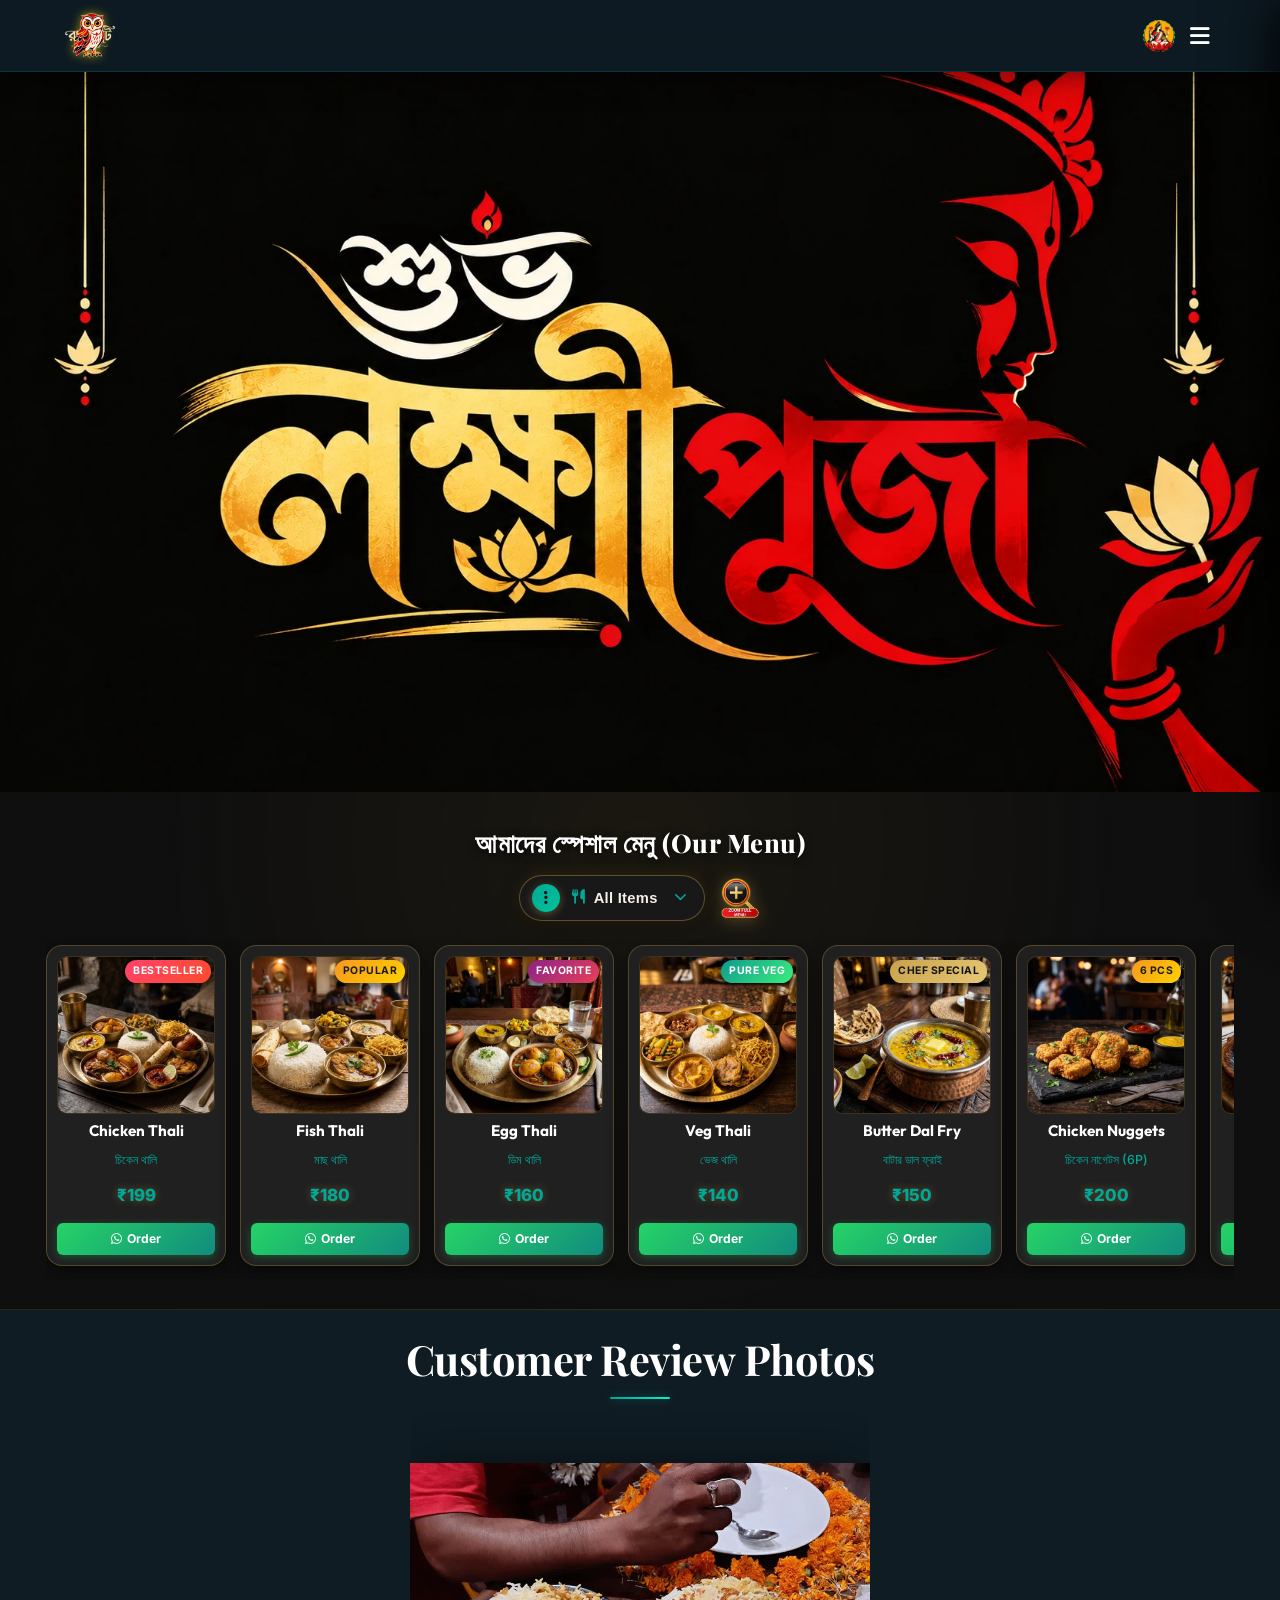
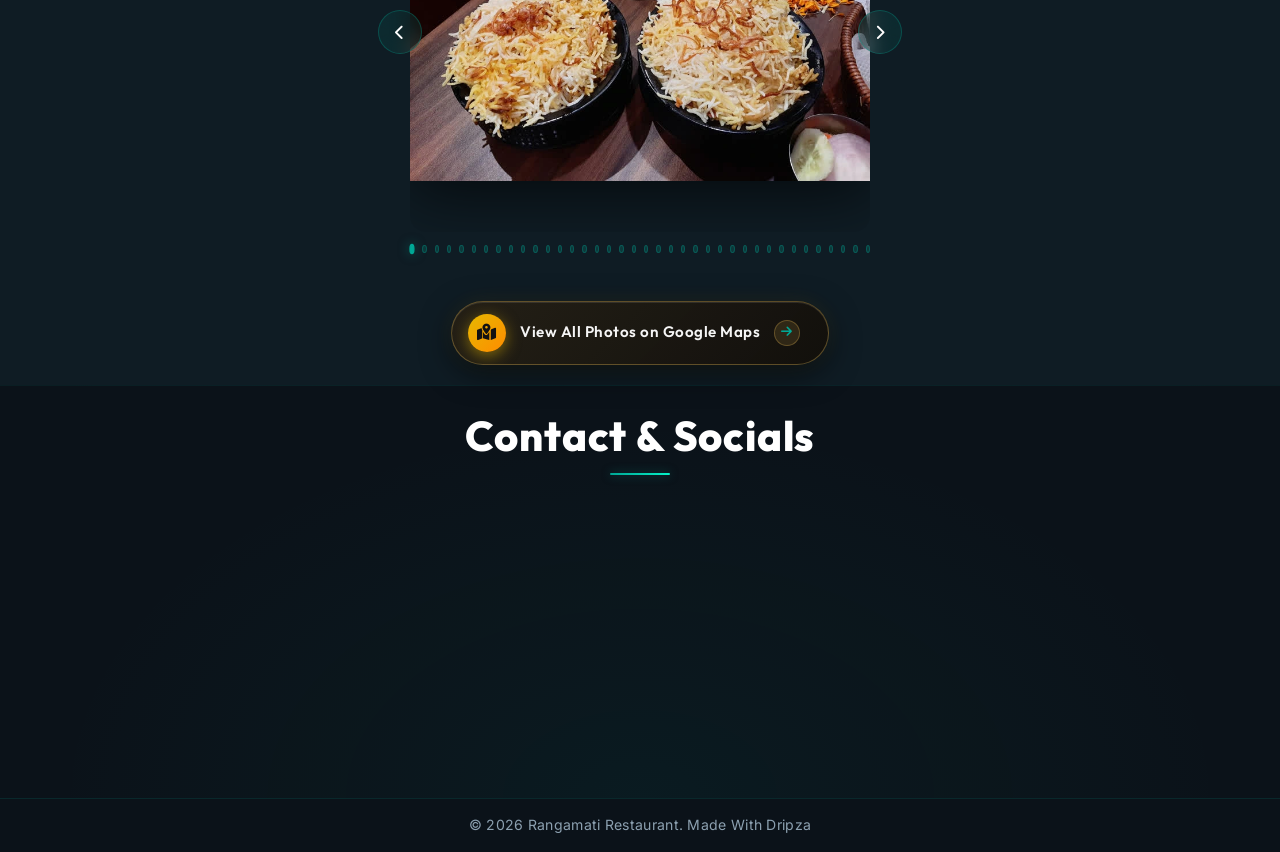
<file: index.html>
﻿<!DOCTYPE html>
<html lang="bn">
<head>
    <meta charset="UTF-8">
    <meta name="viewport" content="width=device-width, initial-scale=1.0">
    <title>Rangamati Restaurant</title>
    <link rel="icon" type="image/png" href="assets/rangamati_logo.webp">
    <link href="https://fonts.googleapis.com/css2?family=Playfair+Display:wght@400;600;700;800&family=Outfit:wght@300;400;600;800&family=Inter:wght@300;400;500;600&display=swap" rel="stylesheet">
    <link rel="stylesheet" href="https://cdnjs.cloudflare.com/ajax/libs/font-awesome/6.4.0/css/all.min.css">
    <link rel="stylesheet" href="styles.css?v=1.3">
</head>
<body class="no-scroll">
    <!-- Preloader Screen -->
    <div id="preloader">
        <div class="preloader-content">
            <h1 class="preloader-title">Welcome to <br><span class="highlight">Rangamati Restaurant</span></h1>
            <div class="preloader-loader">
                <div class="loader-bar"></div>
            </div>
        </div>
    </div>
    <!-- Navbar -->
    <nav class="navbar">
        <div class="logo-container">
            <img src="assets/rangamati_logo.webp" alt="Rangamati Restaurant Logo" class="logo-brand-img">
            <div class="logo-text-wrapper">
                <span class="animated-football-header" title="Mahalaya Special">
                    <img src="assets/lakshmi_puja_web_run_icon.webp" alt="Mahalaya Run Icon" style="object-fit: contain; filter: drop-shadow(0 0 5px rgba(255, 215, 0, 0.6));">
                </span>
                <span class="logo-text">Rangamati Restaurant</span>
            </div>
        </div>
        <span class="rath-yatra-header-text">শুভ লক্ষ্মীপূজা</span>
        <ul class="nav-links">
            <li><a href="#home">Home</a></li>
            <li><a href="#menu">Menu</a></li>
            <li><a href="#reviews">Reviews</a></li>
            <li><a href="#contact">Contact</a></li>
        </ul>
        <div class="navbar-actions">
            <!-- Rakhi Purnima Button for Poster -->
            <button class="fifa-btn" id="open-promo-modal-direct-btn" title="Show Mahalaya Special Poster">
                <div class="fifa-container">
                    <div class="fifa-magic-ring"></div>
                    <img src="assets/lakshmi_puja_web_icon.webp" alt="Mahalaya Special" class="fifa-svg" style="object-fit: contain;">
                </div>
            </button>
            
            <div class="hamburger">
                <i class="fas fa-bars"></i>
            </div>
        </div>
    </nav>

    <!-- Hero Section -->
    <section id="home" class="hero">
        <div class="hero-bg banner-box">
            <img src="assets/lakshmi_puja_greeting_banner.webp" alt="Durga Puja Festival Banner" class="active">
            <img src="assets/banner_1.webp" alt="Rangamati Restaurant Banner 1">
            <img src="assets/banner_2.webp" alt="Rangamati Restaurant Banner 2">
            <img src="assets/banner_3.webp" alt="Rangamati Restaurant Banner 3">
            <img src="assets/banner_4.webp" alt="Rangamati Restaurant Banner 4">
            <img src="assets/banner_5.webp" alt="Rangamati Restaurant Banner 5">
            <img src="assets/banner_6.webp" alt="Rangamati Restaurant Banner 6">
            <img src="assets/banner_7.webp" alt="Rangamati Restaurant Banner 7">
            <img src="assets/banner_8.webp" alt="Rangamati Restaurant Banner 8">
            <img src="assets/banner_9.webp" alt="Rangamati Restaurant Banner 9">
            <img src="assets/banner_10.webp" alt="Rangamati Restaurant Banner 10">
            <img src="assets/banner_11.webp" alt="Rangamati Restaurant Banner 11">
            <img src="assets/banner_12.webp" alt="Rangamati Restaurant Banner 12">
            <div class="overlay"></div>
        </div>
        <!-- Click/Hover Zones for Banner Control -->
        <div class="hero-nav-zone left-zone" title="Previous Image"></div>
        <div class="hero-nav-zone right-zone" title="Next Image"></div>
    </section>

                <!-- Digital Restaurant Menu Section -->
    <section id="menu" class="main-menu-section">
        <div class="menu-header-wrapper">
            <div class="menu-eyebrow-container">
                <span class="menu-eyebrow">আমাদের স্পেশাল মেনু (Our Menu)</span>
            </div>
        </div>

        <!-- Menu Category Filter Tabs -->
                <!-- Menu Category Filter Dropdown (Three-Dot Filter Menu) -->
        <!-- Menu Filter and Zoom Controls Row -->
        <div class="menu-filter-controls-row">
            <div class="menu-filter-dropdown-wrapper" id="main-menu-filter-dropdown-wrapper">
            <button type="button" class="menu-filter-dots-btn" id="main-menu-filter-dots-btn" aria-expanded="false" aria-haspopup="true" title="Filter Menu">
                <span class="three-dots-icon-box">
                    <i class="fas fa-ellipsis-v"></i>
                </span>
                <span class="current-filter-label" id="main-current-filter-label">
                    <i class="fas fa-utensils"></i>
                    <span>All Items</span>
                </span>
                <i class="fas fa-chevron-down filter-dropdown-arrow"></i>
            </button>

            <!-- Dropdown List of Category Filter Options -->
            <div class="menu-filter-dropdown-menu" id="main-menu-filter-dropdown-menu">
                <div class="menu-filter-dropdown-header">
                    <span><i class="fas fa-filter"></i> Filter Category</span>
                </div>
                <div class="menu-filter-dropdown-list">
                    <button type="button" class="menu-tab-btn active" data-category="all">
                        <span class="tab-btn-content">
                            <i class="fas fa-utensils tab-icon"></i>
                            <span class="tab-title">All Items</span>
                        </span>
                        <i class="fas fa-check active-indicator-icon"></i>
                    </button>
                    <button type="button" class="menu-tab-btn" data-category="thali">
                        <span class="tab-btn-content">
                            <i class="fas fa-bowl-rice tab-icon"></i>
                            <span class="tab-title">Bengali Thali</span>
                        </span>
                        <i class="fas fa-check active-indicator-icon"></i>
                    </button>
                    <button type="button" class="menu-tab-btn" data-category="snacks">
                        <span class="tab-btn-content">
                            <i class="fas fa-burger tab-icon"></i>
                            <span class="tab-title">Breakfast & Snacks</span>
                        </span>
                        <i class="fas fa-check active-indicator-icon"></i>
                    </button>
                    <button type="button" class="menu-tab-btn" data-category="beverages">
                        <span class="tab-btn-content">
                            <i class="fas fa-mug-hot tab-icon"></i>
                            <span class="tab-title">Tea & Coffee</span>
                        </span>
                        <i class="fas fa-check active-indicator-icon"></i>
                    </button>
                    <button type="button" class="menu-tab-btn" data-category="extras">
                        <span class="tab-btn-content">
                            <i class="fas fa-plate-wheat tab-icon"></i>
                            <span class="tab-title">Sides & Extras</span>
                        </span>
                        <i class="fas fa-check active-indicator-icon"></i>
                    </button>
                </div>
            </div>
        </div>

            <!-- Zoom Full Menu Button on Right Side of Filter -->
            <button type="button" class="menu-zoom-img-btn" id="open-full-menu-modal-btn" title="Open Complete Menu Card (সম্পূর্ণ মেনু)">
                    <img src="assets/zoom_full_menu_icon.webp" alt="Zoom Full Menu" class="zoom-full-menu-img">
                </button>
        </div>
        

        <!-- Menu Cards Horizontal Side-Scroll Wrapper -->
        <div class="main-menu-scroll-wrapper">
            <div class="main-menu-scroll-track" id="main-restaurant-menu-scroll">
                
                <!-- 1. Chicken Thali -->
                <div class="food-menu-card" data-category="thali">
                    <div class="food-card-badge bestseller">Bestseller</div>
                    <div class="food-card-img-box">
                        <img src="assets/menu_chicken_thali.webp" alt="Chicken Thali" loading="lazy">
                    </div>
                    <div class="food-card-body">
                        <h3 class="food-title">Chicken Thali</h3>
                        <span class="bengali-title">চিকেন থালি</span>
                        <span class="food-price">₹199</span>
                        <a href="https://wa.me/917001634326?text=Hi%20Rangamati%20Restaurant,%20I%20want%20to%20order%20Chicken%20Thali%20(₹199)" target="_blank" class="food-order-btn">
                            <i class="fab fa-whatsapp"></i> Order
                        </a>
                    </div>
                </div>

                <!-- 2. Fish Thali -->
                <div class="food-menu-card" data-category="thali">
                    <div class="food-card-badge popular">Popular</div>
                    <div class="food-card-img-box">
                        <img src="assets/menu_fish_thali.webp" alt="Fish Thali" loading="lazy">
                    </div>
                    <div class="food-card-body">
                        <h3 class="food-title">Fish Thali</h3>
                        <span class="bengali-title">মাছ থালি</span>
                        <span class="food-price">₹180</span>
                        <a href="https://wa.me/917001634326?text=Hi%20Rangamati%20Restaurant,%20I%20want%20to%20order%20Fish%20Thali%20(₹180)" target="_blank" class="food-order-btn">
                            <i class="fab fa-whatsapp"></i> Order
                        </a>
                    </div>
                </div>

                <!-- 3. Egg Thali -->
                <div class="food-menu-card" data-category="thali">
                    <div class="food-card-badge special">Favorite</div>
                    <div class="food-card-img-box">
                        <img src="assets/menu_egg_thali.webp" alt="Egg Thali" loading="lazy">
                    </div>
                    <div class="food-card-body">
                        <h3 class="food-title">Egg Thali</h3>
                        <span class="bengali-title">ডিম থালি</span>
                        <span class="food-price">₹160</span>
                        <a href="https://wa.me/917001634326?text=Hi%20Rangamati%20Restaurant,%20I%20want%20to%20order%20Egg%20Thali%20(₹160)" target="_blank" class="food-order-btn">
                            <i class="fab fa-whatsapp"></i> Order
                        </a>
                    </div>
                </div>

                <!-- 4. Veg Thali -->
                <div class="food-menu-card" data-category="thali">
                    <div class="food-card-badge pure-veg">Pure Veg</div>
                    <div class="food-card-img-box">
                        <img src="assets/menu_veg_thali.webp" alt="Veg Thali" loading="lazy">
                    </div>
                    <div class="food-card-body">
                        <h3 class="food-title">Veg Thali</h3>
                        <span class="bengali-title">ভেজ থালি</span>
                        <span class="food-price">₹140</span>
                        <a href="https://wa.me/917001634326?text=Hi%20Rangamati%20Restaurant,%20I%20want%20to%20order%20Veg%20Thali%20(₹140)" target="_blank" class="food-order-btn">
                            <i class="fab fa-whatsapp"></i> Order
                        </a>
                    </div>
                </div>

                <!-- 5. Butter Dal Fry -->
                <div class="food-menu-card" data-category="extras">
                    <div class="food-card-badge chef">Chef Special</div>
                    <div class="food-card-img-box">
                        <img src="assets/menu_butter_dal_fry.webp" alt="Butter Dal Fry" loading="lazy">
                    </div>
                    <div class="food-card-body">
                        <h3 class="food-title">Butter Dal Fry</h3>
                        <span class="bengali-title">বাটার ডাল ফ্রাই</span>
                        <span class="food-price">₹150</span>
                        <a href="https://wa.me/917001634326?text=Hi%20Rangamati%20Restaurant,%20I%20want%20to%20order%20Butter%20Dal%20Fry%20(₹150)" target="_blank" class="food-order-btn">
                            <i class="fab fa-whatsapp"></i> Order
                        </a>
                    </div>
                </div>

                <!-- 6. Chicken Nuggets -->
                <div class="food-menu-card" data-category="snacks">
                    <div class="food-card-badge popular">6 Pcs</div>
                    <div class="food-card-img-box">
                        <img src="assets/menu_chicken_nuggets.webp" alt="Chicken Nuggets" loading="lazy">
                    </div>
                    <div class="food-card-body">
                        <h3 class="food-title">Chicken Nuggets</h3>
                        <span class="bengali-title">চিকেন নাগেটস (6P)</span>
                        <span class="food-price">₹200</span>
                        <a href="https://wa.me/917001634326?text=Hi%20Rangamati%20Restaurant,%20I%20want%20to%20order%20Chicken%20Nuggets%20(₹200)" target="_blank" class="food-order-btn">
                            <i class="fab fa-whatsapp"></i> Order
                        </a>
                    </div>
                </div>

                <!-- 7. Aloo Tikki -->
                <div class="food-menu-card" data-category="snacks">
                    <div class="food-card-badge pure-veg">Big Size</div>
                    <div class="food-card-img-box">
                        <img src="assets/menu_aloo_tikki.webp" alt="Aloo Tikki Big Size" loading="lazy">
                    </div>
                    <div class="food-card-body">
                        <h3 class="food-title">Aloo Tikki 6P</h3>
                        <span class="bengali-title">আলু টিক্কি (6P)</span>
                        <span class="food-price">₹180</span>
                        <a href="https://wa.me/917001634326?text=Hi%20Rangamati%20Restaurant,%20I%20want%20to%20order%20Aloo%20Tikki%20(₹180)" target="_blank" class="food-order-btn">
                            <i class="fab fa-whatsapp"></i> Order
                        </a>
                    </div>
                </div>

                <!-- 8. Egg Maggie -->
                <div class="food-menu-card" data-category="snacks">
                    <div class="food-card-badge popular">Hot</div>
                    <div class="food-card-img-box">
                        <img src="assets/menu_egg_maggie.webp" alt="Egg Maggie" loading="lazy">
                    </div>
                    <div class="food-card-body">
                        <h3 class="food-title">Egg Maggie</h3>
                        <span class="bengali-title">এগ ম্যাগি</span>
                        <span class="food-price">₹80</span>
                        <a href="https://wa.me/917001634326?text=Hi%20Rangamati%20Restaurant,%20I%20want%20to%20order%20Egg%20Maggie%20(₹80)" target="_blank" class="food-order-btn">
                            <i class="fab fa-whatsapp"></i> Order
                        </a>
                    </div>
                </div>

                <!-- 9. Veg Maggie -->
                <div class="food-menu-card" data-category="snacks">
                    <div class="food-card-badge pure-veg">Veg</div>
                    <div class="food-card-img-box">
                        <img src="assets/menu_egg_maggie.webp" alt="Veg Maggie" loading="lazy">
                    </div>
                    <div class="food-card-body">
                        <h3 class="food-title">Veg Maggie</h3>
                        <span class="bengali-title">ভেজ ম্যাগি</span>
                        <span class="food-price">₹60</span>
                        <a href="https://wa.me/917001634326?text=Hi%20Rangamati%20Restaurant,%20I%20want%20to%20order%20Veg%20Maggie%20(₹60)" target="_blank" class="food-order-btn">
                            <i class="fab fa-whatsapp"></i> Order
                        </a>
                    </div>
                </div>

                <!-- 10. Bread Omelette -->
                <div class="food-menu-card" data-category="snacks">
                    <div class="food-card-badge special">Breakfast</div>
                    <div class="food-card-img-box">
                        <img src="assets/menu6.webp" alt="Bread Omelette Jam Butter" loading="lazy">
                    </div>
                    <div class="food-card-body">
                        <h3 class="food-title">Bread Omelette</h3>
                        <span class="bengali-title">ব্রেড ওমলেট / জ্যাম</span>
                        <span class="food-price">₹60</span>
                        <a href="https://wa.me/917001634326?text=Hi%20Rangamati%20Restaurant,%20I%20want%20to%20order%20Bread%20Omelette%20(₹60)" target="_blank" class="food-order-btn">
                            <i class="fab fa-whatsapp"></i> Order
                        </a>
                    </div>
                </div>

                <!-- 11. Chai & Coffee -->
                <div class="food-menu-card" data-category="beverages">
                    <div class="food-card-badge special">Hot</div>
                    <div class="food-card-img-box">
                        <img src="assets/menu_tea_coffee.webp" alt="Coffee" loading="lazy">
                    </div>
                    <div class="food-card-body">
                        <h3 class="food-title">Milk / Black Coffee</h3>
                        <span class="bengali-title">কফি (Min 2 Cup)</span>
                        <span class="food-price">₹50</span>
                        <a href="https://wa.me/917001634326?text=Hi%20Rangamati%20Restaurant,%20I%20want%20to%20order%20Coffee" target="_blank" class="food-order-btn">
                            <i class="fab fa-whatsapp"></i> Order
                        </a>
                    </div>
                </div>

                <!-- 12. Milk / Black Tea -->
                <div class="food-menu-card" data-category="beverages">
                    <div class="food-card-badge bestseller">Chai</div>
                    <div class="food-card-img-box">
                        <img src="assets/menu_tea_coffee.webp" alt="Tea" loading="lazy">
                    </div>
                    <div class="food-card-body">
                        <h3 class="food-title">Black / Milk Tea</h3>
                        <span class="bengali-title">চা (Min 2 Cup)</span>
                        <span class="food-price">₹25</span>
                        <a href="https://wa.me/917001634326?text=Hi%20Rangamati%20Restaurant,%20I%20want%20to%20order%20Tea" target="_blank" class="food-order-btn">
                            <i class="fab fa-whatsapp"></i> Order
                        </a>
                    </div>
                </div>

                <!-- 13. Green Tea -->
                <div class="food-menu-card" data-category="beverages">
                    <div class="food-card-badge pure-veg">Healthy</div>
                    <div class="food-card-img-box">
                        <img src="assets/menu_tea_coffee.webp" alt="Green Tea" loading="lazy">
                    </div>
                    <div class="food-card-body">
                        <h3 class="food-title">Green Tea</h3>
                        <span class="bengali-title">গ্রিন টি (Min 2 Cup)</span>
                        <span class="food-price">₹40</span>
                        <a href="https://wa.me/917001634326?text=Hi%20Rangamati%20Restaurant,%20I%20want%20to%20order%20Green%20Tea" target="_blank" class="food-order-btn">
                            <i class="fab fa-whatsapp"></i> Order
                        </a>
                    </div>
                </div>

                <!-- 14. Extra Chicken 4P -->
                <div class="food-menu-card" data-category="extras">
                    <div class="food-card-badge popular">4 Pcs</div>
                    <div class="food-card-img-box">
                        <img src="assets/menu_chicken_thali.webp" alt="Extra Chicken" loading="lazy">
                    </div>
                    <div class="food-card-body">
                        <h3 class="food-title">Extra Chicken (4P)</h3>
                        <span class="bengali-title">চিকেন কারি (4P)</span>
                        <span class="food-price">₹180</span>
                        <a href="https://wa.me/917001634326?text=Hi%20Rangamati%20Restaurant,%20I%20want%20to%20order%20Extra%20Chicken%204P%20(₹180)" target="_blank" class="food-order-btn">
                            <i class="fab fa-whatsapp"></i> Order
                        </a>
                    </div>
                </div>

                <!-- 15. Extra Mutton 1P -->
                <div class="food-menu-card" data-category="extras">
                    <div class="food-card-badge special">Special</div>
                    <div class="food-card-img-box">
                        <img src="assets/menu3.webp" alt="Extra Mutton" loading="lazy">
                    </div>
                    <div class="food-card-body">
                        <h3 class="food-title">Extra Mutton (1P)</h3>
                        <span class="bengali-title">মটন (স্পেশাল অর্ডার)</span>
                        <span class="food-price">₹80</span>
                        <a href="https://wa.me/917001634326?text=Hi%20Rangamati%20Restaurant,%20I%20want%20to%20order%20Extra%20Mutton%20(₹80)" target="_blank" class="food-order-btn">
                            <i class="fab fa-whatsapp"></i> Order
                        </a>
                    </div>
                </div>

                <!-- 16. Extra Fish 1P -->
                <div class="food-menu-card" data-category="extras">
                    <div class="food-card-badge popular">1 Pc</div>
                    <div class="food-card-img-box">
                        <img src="assets/menu_fish_thali.webp" alt="Extra Fish" loading="lazy">
                    </div>
                    <div class="food-card-body">
                        <h3 class="food-title">Extra Fish (1P)</h3>
                        <span class="bengali-title">মাছ ১ পিস</span>
                        <span class="food-price">₹80</span>
                        <a href="https://wa.me/917001634326?text=Hi%20Rangamati%20Restaurant,%20I%20want%20to%20order%20Extra%20Fish%20(₹80)" target="_blank" class="food-order-btn">
                            <i class="fab fa-whatsapp"></i> Order
                        </a>
                    </div>
                </div>

                <!-- 17. Green Salad -->
                <div class="food-menu-card" data-category="extras">
                    <div class="food-card-badge pure-veg">Fresh</div>
                    <div class="food-card-img-box">
                        <img src="assets/menu_veg_thali.webp" alt="Green Salad" loading="lazy">
                    </div>
                    <div class="food-card-body">
                        <h3 class="food-title">Green Salad</h3>
                        <span class="bengali-title">গ্রিন স্যালাড</span>
                        <span class="food-price">₹100</span>
                        <a href="https://wa.me/917001634326?text=Hi%20Rangamati%20Restaurant,%20I%20want%20to%20order%20Green%20Salad%20(₹100)" target="_blank" class="food-order-btn">
                            <i class="fab fa-whatsapp"></i> Order
                        </a>
                    </div>
                </div>

                <!-- 18. Extra Egg (2P) -->
                <div class="food-menu-card" data-category="extras">
                    <div class="food-card-badge special">2 Pcs</div>
                    <div class="food-card-img-box">
                        <img src="assets/menu_egg_thali.webp" alt="Extra Egg 2P" loading="lazy">
                    </div>
                    <div class="food-card-body">
                        <h3 class="food-title">Extra Egg (2P)</h3>
                        <span class="bengali-title">ডিম (২ পিস)</span>
                        <span class="food-price">₹50</span>
                        <a href="https://wa.me/917001634326?text=Hi%20Rangamati%20Restaurant,%20I%20want%20to%20order%20Extra%20Egg%202P%20(₹50)" target="_blank" class="food-order-btn">
                            <i class="fab fa-whatsapp"></i> Order
                        </a>
                    </div>
                </div>

                <!-- 19. Extra Rice -->
                <div class="food-menu-card" data-category="extras">
                    <div class="food-card-badge popular">1 Plate</div>
                    <div class="food-card-img-box">
                        <img src="assets/menu_veg_thali.webp" alt="Extra Rice" loading="lazy">
                    </div>
                    <div class="food-card-body">
                        <h3 class="food-title">Extra Rice</h3>
                        <span class="bengali-title">এক্সট্রা ভাত</span>
                        <span class="food-price">₹50</span>
                        <a href="https://wa.me/917001634326?text=Hi%20Rangamati%20Restaurant,%20I%20want%20to%20order%20Extra%20Rice%20(₹50)" target="_blank" class="food-order-btn">
                            <i class="fab fa-whatsapp"></i> Order
                        </a>
                    </div>
                </div>

                <!-- 20. Extra Misti / Papad / Roti -->
                <div class="food-menu-card" data-category="extras">
                    <div class="food-card-badge pure-veg">Per Pc</div>
                    <div class="food-card-img-box">
                        <img src="assets/menu2.webp" alt="Extra Misti Papad Roti" loading="lazy">
                    </div>
                    <div class="food-card-body">
                        <h3 class="food-title">Extra Misti / Papad / Roti</h3>
                        <span class="bengali-title">মিষ্টি / পাঁপড় / রুটি</span>
                        <span class="food-price">₹10</span>
                        <a href="https://wa.me/917001634326?text=Hi%20Rangamati%20Restaurant,%20I%20want%20to%20order%20Extra%20Misti%20Papad%20Roti%20(₹10)" target="_blank" class="food-order-btn">
                            <i class="fab fa-whatsapp"></i> Order
                        </a>
                    </div>
                </div>

                <!-- 21. Extra Sabji / Dal / Vaji -->
                <div class="food-menu-card" data-category="extras">
                    <div class="food-card-badge pure-veg">Side Bowl</div>
                    <div class="food-card-img-box">
                        <img src="assets/menu_butter_dal_fry.webp" alt="Extra Sabji Dal Vaji" loading="lazy">
                    </div>
                    <div class="food-card-body">
                        <h3 class="food-title">Extra Sabji / Dal / Vaji</h3>
                        <span class="bengali-title">সবজি / ডাল / ভাজি</span>
                        <span class="food-price">₹30</span>
                        <a href="https://wa.me/917001634326?text=Hi%20Rangamati%20Restaurant,%20I%20want%20to%20order%20Extra%20Sabji%20Dal%20Vaji%20(₹30)" target="_blank" class="food-order-btn">
                            <i class="fab fa-whatsapp"></i> Order
                        </a>
                    </div>
                </div>

                <!-- 18. Water Bottle -->
                <div class="food-menu-card" data-category="beverages">
                    <div class="food-card-badge pure-veg">Mineral</div>
                    <div class="food-card-img-box">
                        <img src="assets/menu5.webp" alt="Water Bottle" loading="lazy">
                    </div>
                    <div class="food-card-body">
                        <h3 class="food-title">Water Bottle</h3>
                        <span class="bengali-title">জল 1L / 2L</span>
                        <span class="food-price">₹20 / ₹30</span>
                        <a href="https://wa.me/917001634326?text=Hi%20Rangamati%20Restaurant,%20I%20want%20to%20order%20Water%20Bottle" target="_blank" class="food-order-btn">
                            <i class="fab fa-whatsapp"></i> Order
                        </a>
                    </div>
                </div>

            </div>
        </div>
    </section>

    <!-- Reviews Section (Photo Gallery) -->
    <section id="reviews" class="reviews-section">
        <h2 class="section-title">Customer Review Photos</h2>
        <div class="reviews-slider-container">
            <div class="reviews-slider">
                <div class="review-slide active">
                    <img src="assets/review_1.webp" alt="Customer Review 1">
                </div>
                <div class="review-slide">
                    <img src="assets/review_2.webp" alt="Customer Review 2">
                </div>
                <div class="review-slide">
                    <img src="assets/review_3.webp" alt="Customer Review 3">
                </div>
                <div class="review-slide">
                    <img src="assets/review_4.webp" alt="Customer Review 4">
                </div>
                <div class="review-slide">
                    <img src="assets/review_5.webp" alt="Customer Review 5">
                </div>
                <div class="review-slide">
                    <img src="assets/review_6.webp" alt="Customer Review 6">
                </div>
                <div class="review-slide">
                    <img src="assets/review_7.webp" alt="Customer Review 7">
                </div>
                <div class="review-slide">
                    <img src="assets/review_8.webp" alt="Customer Review 8">
                </div>
                <div class="review-slide">
                    <img src="assets/review_9.webp" alt="Customer Review 9">
                </div>
                <div class="review-slide">
                    <img src="assets/review_10.webp" alt="Customer Review 10">
                </div>
                <div class="review-slide">
                    <img src="assets/review_11.webp" alt="Customer Review 11">
                </div>
                <div class="review-slide">
                    <img src="assets/review_12.webp" alt="Customer Review 12">
                </div>
                <div class="review-slide">
                    <img src="assets/review_13.webp" alt="Customer Review 13">
                </div>
                <div class="review-slide">
                    <img src="assets/review_14.webp" alt="Customer Review 14">
                </div>
                <div class="review-slide">
                    <img src="assets/review_15.webp" alt="Customer Review 15">
                </div>
                <div class="review-slide">
                    <img src="assets/review_16.webp" alt="Customer Review 16">
                </div>
                <div class="review-slide">
                    <img src="assets/review_17.webp" alt="Customer Review 17">
                </div>
                <div class="review-slide">
                    <img src="assets/review_18.webp" alt="Customer Review 18">
                </div>
                <div class="review-slide">
                    <img src="assets/review_19.webp" alt="Customer Review 19">
                </div>
                <div class="review-slide">
                    <img src="assets/review_20.webp" alt="Customer Review 20">
                </div>
                <div class="review-slide">
                    <img src="assets/review_21.webp" alt="Customer Review 21">
                </div>
                <div class="review-slide">
                    <img src="assets/review_22.webp" alt="Customer Review 22">
                </div>
                <div class="review-slide">
                    <img src="assets/review_23.webp" alt="Customer Review 23">
                </div>
                <div class="review-slide">
                    <img src="assets/review_24.webp" alt="Customer Review 24">
                </div>
                <div class="review-slide">
                    <img src="assets/review_25.webp" alt="Customer Review 25">
                </div>
                <div class="review-slide">
                    <img src="assets/review_26.webp" alt="Customer Review 26">
                </div>
                <div class="review-slide">
                    <img src="assets/review_27.webp" alt="Customer Review 27">
                </div>
                <div class="review-slide">
                    <img src="assets/review_28.webp" alt="Customer Review 28">
                </div>
                <div class="review-slide">
                    <img src="assets/review_29.webp" alt="Customer Review 29">
                </div>
                <div class="review-slide">
                    <img src="assets/review_30.webp" alt="Customer Review 30">
                </div>
                <div class="review-slide">
                    <img src="assets/review_31.webp" alt="Customer Review 31">
                </div>
                <div class="review-slide">
                    <img src="assets/review_32.webp" alt="Customer Review 32">
                </div>
                <div class="review-slide">
                    <img src="assets/review_33.webp" alt="Customer Review 33">
                </div>
                <div class="review-slide">
                    <img src="assets/review_34.webp" alt="Customer Review 34">
                </div>
                <div class="review-slide">
                    <img src="assets/review_35.webp" alt="Customer Review 35">
                </div>
                <div class="review-slide">
                    <img src="assets/review_36.webp" alt="Customer Review 36">
                </div>
                <div class="review-slide">
                    <img src="assets/review_37.webp" alt="Customer Review 37">
                </div>
                <div class="review-slide">
                    <img src="assets/review_38.webp" alt="Customer Review 38">
                </div>
            </div>
            
            <!-- Slider Controls -->
            <button class="slider-btn prev-btn"><i class="fas fa-chevron-left"></i></button>
            <button class="slider-btn next-btn"><i class="fas fa-chevron-right"></i></button>
            
            <!-- Slider Dots -->
            <div class="slider-dots">
                <span class="dot active" data-index="0"></span>
                <span class="dot" data-index="1"></span>
                <span class="dot" data-index="2"></span>
                <span class="dot" data-index="3"></span>
                <span class="dot" data-index="4"></span>
                <span class="dot" data-index="5"></span>
                <span class="dot" data-index="6"></span>
                <span class="dot" data-index="7"></span>
                <span class="dot" data-index="8"></span>
                <span class="dot" data-index="9"></span>
                <span class="dot" data-index="10"></span>
                <span class="dot" data-index="11"></span>
                <span class="dot" data-index="12"></span>
                <span class="dot" data-index="13"></span>
                <span class="dot" data-index="14"></span>
                <span class="dot" data-index="15"></span>
                <span class="dot" data-index="16"></span>
                <span class="dot" data-index="17"></span>
                <span class="dot" data-index="18"></span>
                <span class="dot" data-index="19"></span>
                <span class="dot" data-index="20"></span>
                <span class="dot" data-index="21"></span>
                <span class="dot" data-index="22"></span>
                <span class="dot" data-index="23"></span>
                <span class="dot" data-index="24"></span>
                <span class="dot" data-index="25"></span>
                <span class="dot" data-index="26"></span>
                <span class="dot" data-index="27"></span>
                <span class="dot" data-index="28"></span>
                <span class="dot" data-index="29"></span>
                <span class="dot" data-index="30"></span>
                <span class="dot" data-index="31"></span>
                <span class="dot" data-index="32"></span>
                <span class="dot" data-index="33"></span>
                <span class="dot" data-index="34"></span>
                <span class="dot" data-index="35"></span>
                <span class="dot" data-index="36"></span>
                <span class="dot" data-index="37"></span>
            </div>
        </div>
        <div style="text-align: center; margin-top: 3rem;">
            <div class="reviews-cta-wrapper">
            <a href="https://maps.app.goo.gl/r4LMqKeDka8X94GG6" target="_blank" class="modern-maps-btn" title="Open Google Maps Gallery">
                <span class="maps-icon-badge"><i class="fas fa-map-marked-alt"></i></span>
                <span class="maps-btn-text">View All Photos on Google Maps</span>
                <span class="maps-arrow-circle"><i class="fas fa-arrow-right"></i></span>
            </a>
        </div>
        </div>
    </section>

    <!-- Contact & Footer -->
    <section id="contact" class="contact-section">
        <h2 class="section-title">Contact & Socials</h2>
        <div class="contact-container glassmorphism">
            <div class="contact-info">
                <h2>Visit Us</h2>
                <div class="info-item">
                    <a href="https://maps.app.goo.gl/MWpLNpS2jWuwQ534A" target="_blank" style="color: inherit; text-decoration: none; display: flex; align-items: center; gap: 15px;">
                        <i class="fas fa-map-marker-alt"></i>
                        <p>Motilal Roy Road, C.B. Nagar, Nabadwip, West Bengal 741302</p>
                    </a>
                </div>
                <div class="info-item">
                    <a href="tel:+917001634326" style="color: inherit; text-decoration: none; display: flex; align-items: center; gap: 15px;">
                        <i class="fas fa-phone-alt"></i>
                        <p>+91 7001634326</p>
                    </a>
                </div>
                <div class="info-item">
                    <a href="mailto:hello@rangamatirestaurant.com" style="color: inherit; text-decoration: none; display: flex; align-items: center; gap: 15px;">
                        <i class="fas fa-envelope"></i>
                        <p>hello@rangamatirestaurant.com</p>
                    </a>
                </div>
            </div>
            <div class="social-links">
                <h2>Follow Us</h2>
                <div class="social-icons">
                    <a href="#" class="social-icon"><i class="fab fa-instagram"></i></a>
                    <a href="#" class="social-icon"><i class="fab fa-facebook-f"></i></a>
                    <a href="#" class="social-icon"><i class="fab fa-youtube"></i></a>
                    <a href="https://wa.me/917001634326" target="_blank" class="social-icon"><i class="fab fa-whatsapp"></i></a>
                    <a href="https://maps.app.goo.gl/MWpLNpS2jWuwQ534A" target="_blank" class="social-icon"><i class="fas fa-map-marker-alt"></i></a>
                </div>
            </div>
        </div>
    </section>

    <footer>
        <p>&copy; 2026 Rangamati Restaurant. Made With Dripza</p>
    </footer>



    <!-- Full Menu Interactive Modal -->
    <div class="full-menu-modal" id="full-menu-modal" aria-hidden="true">
        <div class="full-menu-modal-overlay" id="full-menu-modal-overlay"></div>
        <div class="full-menu-modal-container">
            <!-- Modal Sticky Top Header Container (Header + Hero Title + Search + Category Tabs) -->
            <div class="full-menu-modal-top-section">
                <!-- Modal Header -->
                <div class="full-menu-modal-header">
                    <div class="full-menu-modal-header-left">
                        <button class="menu-modal-close-btn" id="close-full-menu-modal-btn" aria-label="Close Full Menu">
                            <i class="fas fa-arrow-left"></i> <span>Back</span>
                        </button>
                        <div class="full-menu-modal-title">
                            Rangamati Restaurant
                        </div>
                    </div>
                    <div class="full-menu-modal-header-right">
                        <a href="#modal-order-timings" class="menu-modal-timing-btn" id="modal-timing-btn" title="Order Timings">
                            <i class="fas fa-clock"></i> <span>Timings</span>
                        </a>
                        <a href="tel:917001634326" class="menu-modal-call-btn">
                            <i class="fas fa-phone-alt"></i> <span>917001634326</span>
                        </a>
                        <button class="menu-modal-close-icon-btn" id="close-full-menu-icon-btn" aria-label="Close">
                            <i class="fas fa-times"></i>
                        </button>
                    </div>
                </div>

                <!-- Modal Hero Header -->
                <div class="full-menu-hero">
                    <h1>Complete Menu Card <span class="bengali-heading">আমাদের সম্পূর্ণ ডিজিটাল মেনু</span></h1>
                </div>

                <!-- Search Bar & Category Filter Tabs -->
                <div class="menu-control-bar">
                    

                    <!-- Modal Category Filter Dropdown (Three-Dot Filter Menu) -->
                    <div class="menu-filter-dropdown-wrapper" id="modal-menu-filter-dropdown-wrapper">
            <button type="button" class="menu-filter-dots-btn" id="modal-menu-filter-dots-btn" aria-expanded="false" aria-haspopup="true" title="Filter Menu">
                <span class="three-dots-icon-box">
                    <i class="fas fa-ellipsis-v"></i>
                </span>
                <span class="current-filter-label" id="modal-current-filter-label">
                    <i class="fas fa-utensils"></i>
                    <span>All Items</span>
                </span>
                <i class="fas fa-chevron-down filter-dropdown-arrow"></i>
            </button>

            <!-- Dropdown List of Category Filter Options -->
            <div class="menu-filter-dropdown-menu" id="modal-menu-filter-dropdown-menu">
                <div class="menu-filter-dropdown-header">
                    <span><i class="fas fa-filter"></i> Filter Category</span>
                </div>
                <div class="menu-filter-dropdown-list">
                    <button type="button" class="menu-tab-btn active" data-category="all">
                        <span class="tab-btn-content">
                            <i class="fas fa-utensils tab-icon"></i>
                            <span class="tab-title">All Items</span>
                        </span>
                        <i class="fas fa-check active-indicator-icon"></i>
                    </button>
                    <button type="button" class="menu-tab-btn" data-category="thali">
                        <span class="tab-btn-content">
                            <i class="fas fa-bowl-rice tab-icon"></i>
                            <span class="tab-title">Bengali Thali</span>
                        </span>
                        <i class="fas fa-check active-indicator-icon"></i>
                    </button>
                    <button type="button" class="menu-tab-btn" data-category="snacks">
                        <span class="tab-btn-content">
                            <i class="fas fa-burger tab-icon"></i>
                            <span class="tab-title">Breakfast & Snacks</span>
                        </span>
                        <i class="fas fa-check active-indicator-icon"></i>
                    </button>
                    <button type="button" class="menu-tab-btn" data-category="beverages">
                        <span class="tab-btn-content">
                            <i class="fas fa-mug-hot tab-icon"></i>
                            <span class="tab-title">Tea & Coffee</span>
                        </span>
                        <i class="fas fa-check active-indicator-icon"></i>
                    </button>
                    <button type="button" class="menu-tab-btn" data-category="extras">
                        <span class="tab-btn-content">
                            <i class="fas fa-plate-wheat tab-icon"></i>
                            <span class="tab-title">Sides & Extras</span>
                        </span>
                        <i class="fas fa-check active-indicator-icon"></i>
                    </button>
                </div>
            </div>
                </div>

                    <div class="search-box-wrapper">
                        <i class="fas fa-search"></i>
                        <input type="text" id="modal-menu-search-input" placeholder="খাবারের নাম লিখে খুঁজুন (Search dishes...)" autocomplete="off" enterkeyhint="search">
                        <button type="button" id="modal-menu-search-clear" class="search-clear-btn" aria-label="Clear search" title="à¦®à§à¦›à§‡ à¦«à§‡à¦²à§à¦¨ (Clear)">
                            <i class="fas fa-times"></i>
                        </button>
                    </div>
            </div>
            </div>

            <div class="full-menu-modal-body">
                <!-- Complete Menu Card Grid -->
                <div class="compact-menu-grid-container">
                    <div class="compact-grid" id="modal-full-menu-grid">

                        <!-- 1. Chicken Thali -->
                        <div class="food-menu-card" data-category="thali" data-keywords="chicken thali murgi murgir mangsho rice dal sabji thali">
                            <div class="food-card-badge bestseller">Bestseller</div>
                            <div class="food-card-img-box">
                                <img src="assets/menu_chicken_thali.webp" alt="Chicken Thali" loading="lazy">
                            </div>
                            <div class="food-card-body">
                                <h3 class="food-title">Chicken Thali</h3>
                                <span class="bengali-title">চিকেন থালি</span>
                                <span class="food-price">₹199</span>
                                <a href="https://wa.me/917001634326?text=Hi%20Rangamati%20Restaurant,%20I%20want%20to%20order%20Chicken%20Thali%20(₹199)" target="_blank" class="food-order-btn">
                                    <i class="fab fa-whatsapp"></i> Order
                                </a>
                            </div>
                        </div>

                        <!-- 2. Fish Thali -->
                        <div class="food-menu-card" data-category="thali" data-keywords="fish thali macher thali mach jhol rui katla rice dal thali">
                            <div class="food-card-badge popular">Popular</div>
                            <div class="food-card-img-box">
                                <img src="assets/menu_fish_thali.webp" alt="Fish Thali" loading="lazy">
                            </div>
                            <div class="food-card-body">
                                <h3 class="food-title">Fish Thali</h3>
                                <span class="bengali-title">মাছ থালি</span>
                                <span class="food-price">₹180</span>
                                <a href="https://wa.me/917001634326?text=Hi%20Rangamati%20Restaurant,%20I%20want%20to%20order%20Fish%20Thali%20(₹180)" target="_blank" class="food-order-btn">
                                    <i class="fab fa-whatsapp"></i> Order
                                </a>
                            </div>
                        </div>

                        <!-- 3. Egg Thali -->
                        <div class="food-menu-card" data-category="thali" data-keywords="egg thali dimer thali dim kosha rice dal thali">
                            <div class="food-card-badge special">Favorite</div>
                            <div class="food-card-img-box">
                                <img src="assets/menu_egg_thali.webp" alt="Egg Thali" loading="lazy">
                            </div>
                            <div class="food-card-body">
                                <h3 class="food-title">Egg Thali</h3>
                                <span class="bengali-title">ডিম থালি</span>
                                <span class="food-price">₹160</span>
                                <a href="https://wa.me/917001634326?text=Hi%20Rangamati%20Restaurant,%20I%20want%20to%20order%20Egg%20Thali%20(₹160)" target="_blank" class="food-order-btn">
                                    <i class="fab fa-whatsapp"></i> Order
                                </a>
                            </div>
                        </div>

                        <!-- 4. Veg Thali -->
                        <div class="food-menu-card" data-category="thali" data-keywords="veg thali niramish thali paneer dal sabji rice mishti doi">
                            <div class="food-card-badge pure-veg">Pure Veg</div>
                            <div class="food-card-img-box">
                                <img src="assets/menu_veg_thali.webp" alt="Veg Thali" loading="lazy">
                            </div>
                            <div class="food-card-body">
                                <h3 class="food-title">Veg Thali</h3>
                                <span class="bengali-title">ভেজ থালি</span>
                                <span class="food-price">₹140</span>
                                <a href="https://wa.me/917001634326?text=Hi%20Rangamati%20Restaurant,%20I%20want%20to%20order%20Veg%20Thali%20(₹140)" target="_blank" class="food-order-btn">
                                    <i class="fab fa-whatsapp"></i> Order
                                </a>
                            </div>
                        </div>

                        <!-- 5. Butter Dal Fry -->
                        <div class="food-menu-card" data-category="extras" data-keywords="butter dal fry yellow dal tadka veg">
                            <div class="food-card-badge chef">Chef Special</div>
                            <div class="food-card-img-box">
                                <img src="assets/menu_butter_dal_fry.webp" alt="Butter Dal Fry" loading="lazy">
                            </div>
                            <div class="food-card-body">
                                <h3 class="food-title">Butter Dal Fry</h3>
                                <span class="bengali-title">বাটার ডাল ফ্রাই</span>
                                <span class="food-price">₹150</span>
                                <a href="https://wa.me/917001634326?text=Hi%20Rangamati%20Restaurant,%20I%20want%20to%20order%20Butter%20Dal%20Fry%20(₹150)" target="_blank" class="food-order-btn">
                                    <i class="fab fa-whatsapp"></i> Order
                                </a>
                            </div>
                        </div>

                        <!-- 6. Chicken Nuggets (6P) -->
                        <div class="food-menu-card" data-category="snacks" data-keywords="chicken nuggets 6p fried snacks non-veg">
                            <div class="food-card-badge popular">6 Pcs</div>
                            <div class="food-card-img-box">
                                <img src="assets/menu_chicken_nuggets.webp" alt="Chicken Nuggets" loading="lazy">
                            </div>
                            <div class="food-card-body">
                                <h3 class="food-title">Chicken Nuggets</h3>
                                <span class="bengali-title">চিকেন নাগেটস (6P)</span>
                                <span class="food-price">₹200</span>
                                <a href="https://wa.me/917001634326?text=Hi%20Rangamati%20Restaurant,%20I%20want%20to%20order%20Chicken%20Nuggets%20(₹200)" target="_blank" class="food-order-btn">
                                    <i class="fab fa-whatsapp"></i> Order
                                </a>
                            </div>
                        </div>

                        <!-- 7. Aloo Tikki Big Size (6P) -->
                        <div class="food-menu-card" data-category="snacks" data-keywords="aloo tikki potato cutlet snacks big size veg">
                            <div class="food-card-badge pure-veg">Big Size</div>
                            <div class="food-card-img-box">
                                <img src="assets/menu_aloo_tikki.webp" alt="Aloo Tikki Big Size" loading="lazy">
                            </div>
                            <div class="food-card-body">
                                <h3 class="food-title">Aloo Tikki 6P</h3>
                                <span class="bengali-title">আলু টিক্কি (6P)</span>
                                <span class="food-price">₹180</span>
                                <a href="https://wa.me/917001634326?text=Hi%20Rangamati%20Restaurant,%20I%20want%20to%20order%20Aloo%20Tikki%20(₹180)" target="_blank" class="food-order-btn">
                                    <i class="fab fa-whatsapp"></i> Order
                                </a>
                            </div>
                        </div>

                        <!-- 8. Egg Maggie -->
                        <div class="food-menu-card" data-category="snacks" data-keywords="egg maggie noodles masala snacks">
                            <div class="food-card-badge popular">Hot</div>
                            <div class="food-card-img-box">
                                <img src="assets/menu_egg_maggie.webp" alt="Egg Maggie" loading="lazy">
                            </div>
                            <div class="food-card-body">
                                <h3 class="food-title">Egg Maggie</h3>
                                <span class="bengali-title">এগ ম্যাগি</span>
                                <span class="food-price">₹80</span>
                                <a href="https://wa.me/917001634326?text=Hi%20Rangamati%20Restaurant,%20I%20want%20to%20order%20Egg%20Maggie%20(₹80)" target="_blank" class="food-order-btn">
                                    <i class="fab fa-whatsapp"></i> Order
                                </a>
                            </div>
                        </div>

                        <!-- 9. Veg Maggie -->
                        <div class="food-menu-card" data-category="snacks" data-keywords="veg maggie masala noodles snacks vegetarian">
                            <div class="food-card-badge pure-veg">Veg</div>
                            <div class="food-card-img-box">
                                <img src="assets/menu_egg_maggie.webp" alt="Veg Maggie" loading="lazy">
                            </div>
                            <div class="food-card-body">
                                <h3 class="food-title">Veg Maggie</h3>
                                <span class="bengali-title">ভেজ ম্যাগি</span>
                                <span class="food-price">₹60</span>
                                <a href="https://wa.me/917001634326?text=Hi%20Rangamati%20Restaurant,%20I%20want%20to%20order%20Veg%20Maggie%20(₹60)" target="_blank" class="food-order-btn">
                                    <i class="fab fa-whatsapp"></i> Order
                                </a>
                            </div>
                        </div>

                        <!-- 10. Bread Omelette / Jam / Butter -->
                        <div class="food-menu-card" data-category="snacks" data-keywords="bread omelette jam butter breakfast toast egg">
                            <div class="food-card-badge special">Breakfast</div>
                            <div class="food-card-img-box">
                                <img src="assets/menu6.webp" alt="Bread Omelette Jam Butter" loading="lazy">
                            </div>
                            <div class="food-card-body">
                                <h3 class="food-title">Bread Omelette</h3>
                                <span class="bengali-title">ব্রেড ওমলেট / জ্যাম</span>
                                <span class="food-price">₹60</span>
                                <a href="https://wa.me/917001634326?text=Hi%20Rangamati%20Restaurant,%20I%20want%20to%20order%20Bread%20Omelette%20(₹60)" target="_blank" class="food-order-btn">
                                    <i class="fab fa-whatsapp"></i> Order
                                </a>
                            </div>
                        </div>

                        <!-- 11. Milk / Black Coffee -->
                        <div class="food-menu-card" data-category="beverages" data-keywords="coffee milk coffee black coffee hot drink beverages espresso">
                            <div class="food-card-badge special">Hot</div>
                            <div class="food-card-img-box">
                                <img src="assets/menu_tea_coffee.webp" alt="Milk and Black Coffee" loading="lazy">
                            </div>
                            <div class="food-card-body">
                                <h3 class="food-title">Milk / Black Coffee</h3>
                                <span class="bengali-title">কফি (Min 2 Cup)</span>
                                <span class="food-price">₹50</span>
                                <a href="https://wa.me/917001634326?text=Hi%20Rangamati%20Restaurant,%20I%20want%20to%20order%20Coffee" target="_blank" class="food-order-btn">
                                    <i class="fab fa-whatsapp"></i> Order
                                </a>
                            </div>
                        </div>

                        <!-- 12. Black / Milk Tea -->
                        <div class="food-menu-card" data-category="beverages" data-keywords="tea chai milk tea black tea masala chai beverage">
                            <div class="food-card-badge bestseller">Chai</div>
                            <div class="food-card-img-box">
                                <img src="assets/menu_tea_coffee.webp" alt="Black and Milk Tea" loading="lazy">
                            </div>
                            <div class="food-card-body">
                                <h3 class="food-title">Black / Milk Tea</h3>
                                <span class="bengali-title">চা (Min 2 Cup)</span>
                                <span class="food-price">₹25</span>
                                <a href="https://wa.me/917001634326?text=Hi%20Rangamati%20Restaurant,%20I%20want%20to%20order%20Tea" target="_blank" class="food-order-btn">
                                    <i class="fab fa-whatsapp"></i> Order
                                </a>
                            </div>
                        </div>

                        <!-- 13. Green Tea -->
                        <div class="food-menu-card" data-category="beverages" data-keywords="green tea healthy detox hot beverage">
                            <div class="food-card-badge pure-veg">Healthy</div>
                            <div class="food-card-img-box">
                                <img src="assets/menu_tea_coffee.webp" alt="Green Tea" loading="lazy">
                            </div>
                            <div class="food-card-body">
                                <h3 class="food-title">Green Tea</h3>
                                <span class="bengali-title">গ্রিন টি (Min 2 Cup)</span>
                                <span class="food-price">₹40</span>
                                <a href="https://wa.me/917001634326?text=Hi%20Rangamati%20Restaurant,%20I%20want%20to%20order%20Green%20Tea" target="_blank" class="food-order-btn">
                                    <i class="fab fa-whatsapp"></i> Order
                                </a>
                            </div>
                        </div>

                        <!-- 14. Extra Chicken (4P) -->
                        <div class="food-menu-card" data-category="extras" data-keywords="extra chicken 4p murgir mangsho chicken curry side non-veg">
                            <div class="food-card-badge popular">4 Pcs</div>
                            <div class="food-card-img-box">
                                <img src="assets/menu_chicken_thali.webp" alt="Extra Chicken 4P" loading="lazy">
                            </div>
                            <div class="food-card-body">
                                <h3 class="food-title">Extra Chicken (4P)</h3>
                                <span class="bengali-title">চিকেন কারি (4P)</span>
                                <span class="food-price">₹180</span>
                                <a href="https://wa.me/917001634326?text=Hi%20Rangamati%20Restaurant,%20I%20want%20to%20order%20Extra%20Chicken%204P%20(₹180)" target="_blank" class="food-order-btn">
                                    <i class="fab fa-whatsapp"></i> Order
                                </a>
                            </div>
                        </div>

                        <!-- 15. Extra Mutton (1P - Special Order) -->
                        <div class="food-menu-card" data-category="extras" data-keywords="extra mutton 1p khasi mangsho mutton kosha special non-veg">
                            <div class="food-card-badge special">Special</div>
                            <div class="food-card-img-box">
                                <img src="assets/menu3.webp" alt="Extra Mutton 1P" loading="lazy">
                            </div>
                            <div class="food-card-body">
                                <h3 class="food-title">Extra Mutton (1P)</h3>
                                <span class="bengali-title">মটন (স্পেশাল অর্ডার)</span>
                                <span class="food-price">₹80</span>
                                <a href="https://wa.me/917001634326?text=Hi%20Rangamati%20Restaurant,%20I%20want%20to%20order%20Extra%20Mutton%20(₹80)" target="_blank" class="food-order-btn">
                                    <i class="fab fa-whatsapp"></i> Order
                                </a>
                            </div>
                        </div>

                        <!-- 16. Extra Fish (1P) -->
                        <div class="food-menu-card" data-category="extras" data-keywords="extra fish 1p macher jhol rui katla side non-veg">
                            <div class="food-card-badge popular">1 Pc</div>
                            <div class="food-card-img-box">
                                <img src="assets/menu_fish_thali.webp" alt="Extra Fish 1P" loading="lazy">
                            </div>
                            <div class="food-card-body">
                                <h3 class="food-title">Extra Fish (1P)</h3>
                                <span class="bengali-title">মাছ ১ পিস</span>
                                <span class="food-price">₹80</span>
                                <a href="https://wa.me/917001634326?text=Hi%20Rangamati%20Restaurant,%20I%20want%20to%20order%20Extra%20Fish%20(₹80)" target="_blank" class="food-order-btn">
                                    <i class="fab fa-whatsapp"></i> Order
                                </a>
                            </div>
                        </div>

                        <!-- 17. Green Salad -->
                        <div class="food-menu-card" data-category="extras" data-keywords="green salad cucumber tomato onion lemon salad veg">
                            <div class="food-card-badge pure-veg">Fresh</div>
                            <div class="food-card-img-box">
                                <img src="assets/menu_veg_thali.webp" alt="Green Salad" loading="lazy">
                            </div>
                            <div class="food-card-body">
                                <h3 class="food-title">Green Salad</h3>
                                <span class="bengali-title">গ্রিন স্যালাড</span>
                                <span class="food-price">₹100</span>
                                <a href="https://wa.me/917001634326?text=Hi%20Rangamati%20Restaurant,%20I%20want%20to%20order%20Green%20Salad%20(₹100)" target="_blank" class="food-order-btn">
                                    <i class="fab fa-whatsapp"></i> Order
                                </a>
                            </div>
                        </div>

                        <!-- 18. Extra Egg (2P) -->
                        <div class="food-menu-card" data-category="extras" data-keywords="extra egg 2p dim egg curry side non-veg">
                            <div class="food-card-badge special">2 Pcs</div>
                            <div class="food-card-img-box">
                                <img src="assets/menu_egg_thali.webp" alt="Extra Egg 2P" loading="lazy">
                            </div>
                            <div class="food-card-body">
                                <h3 class="food-title">Extra Egg (2P)</h3>
                                <span class="bengali-title">ডিম (২ পিস)</span>
                                <span class="food-price">₹50</span>
                                <a href="https://wa.me/917001634326?text=Hi%20Rangamati%20Restaurant,%20I%20want%20to%20order%20Extra%20Egg%202P%20(₹50)" target="_blank" class="food-order-btn">
                                    <i class="fab fa-whatsapp"></i> Order
                                </a>
                            </div>
                        </div>

                        <!-- 19. Extra Rice -->
                        <div class="food-menu-card" data-category="extras" data-keywords="extra rice bhat rice portion veg side">
                            <div class="food-card-badge popular">1 Plate</div>
                            <div class="food-card-img-box">
                                <img src="assets/menu_veg_thali.webp" alt="Extra Rice" loading="lazy">
                            </div>
                            <div class="food-card-body">
                                <h3 class="food-title">Extra Rice</h3>
                                <span class="bengali-title">এক্সট্রা ভাত</span>
                                <span class="food-price">₹50</span>
                                <a href="https://wa.me/917001634326?text=Hi%20Rangamati%20Restaurant,%20I%20want%20to%20order%20Extra%20Rice%20(₹50)" target="_blank" class="food-order-btn">
                                    <i class="fab fa-whatsapp"></i> Order
                                </a>
                            </div>
                        </div>

                        <!-- 20. Extra Misti / Papad / Roti -->
                        <div class="food-menu-card" data-category="extras" data-keywords="extra misti papad roti sweet flatbread side">
                            <div class="food-card-badge pure-veg">Per Pc</div>
                            <div class="food-card-img-box">
                                <img src="assets/menu2.webp" alt="Extra Misti Papad Roti" loading="lazy">
                            </div>
                            <div class="food-card-body">
                                <h3 class="food-title">Extra Misti / Papad / Roti</h3>
                                <span class="bengali-title">মিষ্টি / পাঁপড় / রুটি</span>
                                <span class="food-price">₹10</span>
                                <a href="https://wa.me/917001634326?text=Hi%20Rangamati%20Restaurant,%20I%20want%20to%20order%20Extra%20Misti%20Papad%20Roti%20(₹10)" target="_blank" class="food-order-btn">
                                    <i class="fab fa-whatsapp"></i> Order
                                </a>
                            </div>
                        </div>

                        <!-- 21. Extra Sabji / Dal / Vaji -->
                        <div class="food-menu-card" data-category="extras" data-keywords="extra sabji dal vaji butter dal fry veg side">
                            <div class="food-card-badge pure-veg">Side Bowl</div>
                            <div class="food-card-img-box">
                                <img src="assets/menu_butter_dal_fry.webp" alt="Extra Sabji Dal Vaji" loading="lazy">
                            </div>
                            <div class="food-card-body">
                                <h3 class="food-title">Extra Sabji / Dal / Vaji</h3>
                                <span class="bengali-title">সবজি / ডাল / ভাজি</span>
                                <span class="food-price">₹30</span>
                                <a href="https://wa.me/917001634326?text=Hi%20Rangamati%20Restaurant,%20I%20want%20to%20order%20Extra%20Sabji%20Dal%20Vaji%20(₹30)" target="_blank" class="food-order-btn">
                                    <i class="fab fa-whatsapp"></i> Order
                                </a>
                            </div>
                        </div>

                        <!-- 22. Packaged Water Bottle (1L / 2L) -->
                        <div class="food-menu-card" data-category="beverages" data-keywords="water bottle 1l 2l mineral water drink">
                            <div class="food-card-badge pure-veg">Mineral</div>
                            <div class="food-card-img-box">
                                <img src="assets/menu5.webp" alt="Packaged Water Bottle" loading="lazy">
                            </div>
                            <div class="food-card-body">
                                <h3 class="food-title">Water Bottle</h3>
                                <span class="bengali-title">জল 1L / 2L</span>
                                <span class="food-price">₹20 / ₹30</span>
                                <a href="https://wa.me/917001634326?text=Hi%20Rangamati%20Restaurant,%20I%20want%20to%20order%20Water%20Bottle" target="_blank" class="food-order-btn">
                                    <i class="fab fa-whatsapp"></i> Order
                                </a>
                            </div>
                        </div>

                    </div>

                    <!-- No Results Fallback -->
                    <div id="modal-no-results-msg" style="display: none; text-align: center; padding: 40px 20px; color: #aaa;">
                        <i class="fas fa-search" style="font-size: 2.5rem; margin-bottom: 12px; display: block; color: var(--accent-gold);"></i>
                        <p>আপনার খোঁজা অনুযায়ী কোনো খাবার পাওয়া যায়নি। অন্য কিছু লিখে খুঁজুন।</p>
                    </div>
                </div>

                <!-- Order Timings Banner -->
                <div id="modal-order-timings" style="max-width: 1200px; margin: 35px auto 40px; padding: 0 15px;">
                    <div class="order-info-banner glassmorphism">
                        <div class="order-timing-card">
                            <div class="timing-icon"><i class="fas fa-clock"></i></div>
                            <div class="timing-details">
                                <h4>⏰ Order Timings (অর্ডার সময়সূচী)</h4>
                                <ul>
                                    <li><strong>☀️ Lunch:</strong> Any Time You're Hungry!</li>
                                    <li><strong>🌙 Dinner:</strong> Order 05:00 PM – 06:30 PM <span class="serve-time">(Serve: 9:30 PM – 10:00 PM)</span></li>
                                    <li><strong>🌅 Breakfast:</strong> Pre-order 09:00 PM – 10:00 PM <span class="serve-time">(Serve Next Morning: 8:30 AM)</span></li>
                                </ul>
                            </div>
                        </div>
                        
                        <div class="order-call-box">
                            <div class="call-badge">Direct Hotline</div>
                            <h3>Call or WhatsApp to Place Order</h3>
                            <a href="tel:917001634326" class="order-phone-link">
                                <i class="fas fa-phone-volume"></i> 917001634326
                            </a>
                            <div class="quick-action-btns">
                                <a href="tel:917001634326" class="direct-call-btn">
                                    <i class="fas fa-phone"></i> Call Now
                                </a>
                                <a href="https://wa.me/917001634326?text=Hello%20Rangamati%20Restaurant,%20I%20want%20to%20place%20an%20order!" target="_blank" class="direct-wp-btn">
                                    <i class="fab fa-whatsapp"></i> WhatsApp Order
                                </a>
                            </div>
                        </div>
                    </div>
                </div>
            </div>
        </div>
    </div>

    

    <!-- Message Panel Overlay -->
    <div class="msg-panel-overlay" id="msg-panel-overlay"></div>

    <!-- Slide-out Message Panel -->
    <div class="msg-panel" id="msg-panel">
        <button class="close-msg-panel-btn" id="close-msg-panel-btn">&times;</button>
        <div class="msg-panel-header">
            <h2>Send a Message</h2>
            <p>We'd love to hear from you! Write to us and we'll save it to our sheet.</p>
        </div>
        <form id="msg-panel-form">
            <div class="form-group">
                <label for="msg-name">Your Name</label>
                <input type="text" id="msg-name" required placeholder="Enter your full name">
            </div>
            <div class="form-group">
                <label for="msg-email">Email or Phone</label>
                <input type="text" id="msg-email" required placeholder="Enter email or phone number">
            </div>
            <div class="form-group">
                <label for="msg-content">Message</label>
                <textarea id="msg-content" rows="5" required placeholder="Type your message here..."></textarea>
            </div>
            <button type="submit" class="submit-msg-btn" id="submit-msg-btn">
                <span>Send Message</span> <i class="fas fa-paper-plane"></i>
            </button>
        </form>
        <div class="msg-status-container" id="msg-status-container"></div>
    </div>



    <!-- Promo Poster Modal -->
    <div class="promo-modal" id="promo-modal">
        <div class="promo-modal-overlay"></div>
        <div class="promo-modal-content">
            <button class="promo-modal-close" id="close-promo-modal-btn" aria-label="Close Promo Modal"><i class="fas fa-times"></i></button>
            <img src="assets/promo_poster.webp" alt="Rakhi Purnima Celebration" class="promo-poster-img">
        </div>
    </div>

    <script src="script.js?v=1.4"></script>
</body>
</html>
</file>
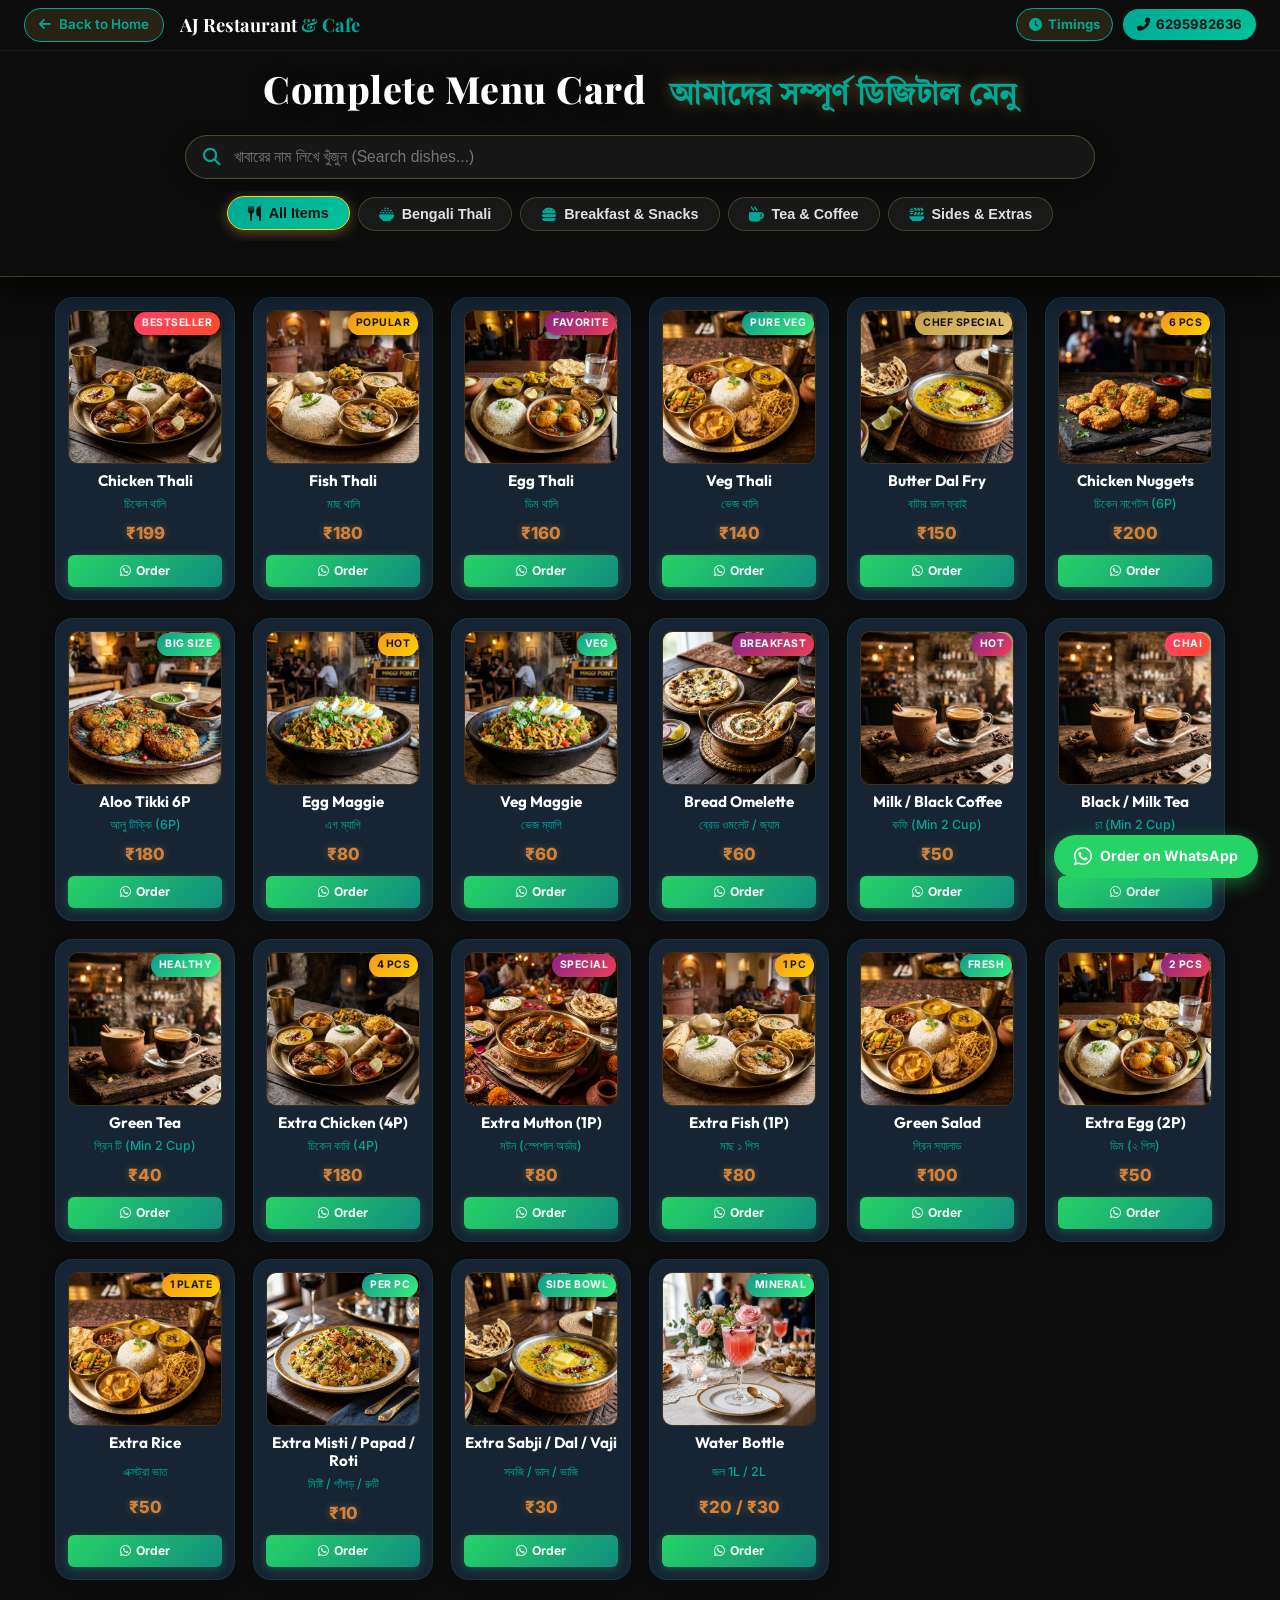
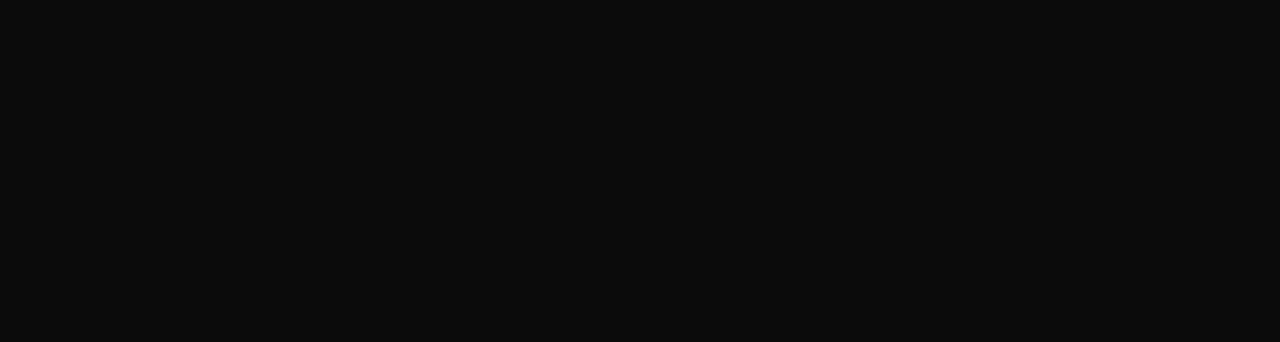
<file: menu.html>
﻿<!DOCTYPE html>
<html lang="bn">
<head>
    <meta charset="UTF-8">
    <meta name="viewport" content="width=device-width, initial-scale=1.0">
    <title>Full Menu Card | Rangamati Restaurant| সম্পূর্ণ মেনু</title>
    
    <!-- Meta Descriptions & SEO -->
    <meta name="description" content="Explore the full digital menu of Rangamati Restaurant. Bengali Thalis, Snacks, Tea, Coffee, Extras & Direct WhatsApp Ordering.">
    <meta name="theme-color" content="#c9a24b">
    
    <!-- Fonts -->
    <link rel="preconnect" href="https://fonts.googleapis.com">
    <link rel="preconnect" href="https://fonts.gstatic.com" crossorigin>
    <link href="https://fonts.googleapis.com/css2?family=Cinzel:wght@500;700;900&family=Inter:wght@300;400;500;600;700;800&family=Outfit:wght@400;500;600;700;800&family=Playfair+Display:ital,wght@0,600;0,700;0,900;1,600&family=Tiro+Bangla:ital@0;1&display=swap" rel="stylesheet">
    
    <!-- Font Awesome -->
    <link rel="stylesheet" href="https://cdnjs.cloudflare.com/ajax/libs/font-awesome/6.5.1/css/all.min.css">
    
    <!-- Main Style -->
    <link rel="stylesheet" href="styles.css">

    <style>
        /* Specific Styles for Compact Full Menu Page */
        .full-menu-page {
            background-color: #0c0c0c;
            color: #ffffff;
            min-height: 100vh;
        }

        /* Sticky Top Header Container (Nav + Hero + Search + Category Filter Tabs) */
        .sticky-menu-top-container {
            position: sticky;
            top: 0;
            z-index: 1000;
            background: rgba(13, 13, 13, 0.96);
            backdrop-filter: blur(20px);
            -webkit-backdrop-filter: blur(20px);
            border-bottom: 1.5px solid rgba(201, 162, 75, 0.28);
            box-shadow: 0 10px 30px rgba(0, 0, 0, 0.75);
        }

        .full-menu-nav {
            padding: 8px 24px;
            display: flex;
            align-items: center;
            justify-content: space-between;
            border-bottom: 1px solid rgba(255, 255, 255, 0.05);
        }

        .full-menu-nav-left {
            display: flex;
            align-items: center;
            gap: 16px;
        }

        .nav-back-btn {
            display: inline-flex;
            align-items: center;
            gap: 8px;
            background: rgba(201, 162, 75, 0.15);
            border: 1px solid var(--accent-gold);
            color: var(--accent-gold);
            padding: 5px 14px;
            border-radius: 25px;
            text-decoration: none;
            font-weight: 600;
            font-size: 0.84rem;
            transition: all 0.3s ease;
        }

        .nav-back-btn:hover {
            background: var(--accent-gold);
            color: #121212;
            transform: translateX(-3px);
            box-shadow: 0 0 15px rgba(201, 162, 75, 0.5);
        }

        .full-menu-logo-title {
            font-family: 'Playfair Display', serif;
            font-size: 1.15rem;
            font-weight: 700;
            color: #ffffff;
        }

        .full-menu-logo-title span {
            color: var(--accent-gold);
        }

        .full-menu-nav-right {
            display: flex;
            align-items: center;
            gap: 10px;
        }

        .nav-timing-btn {
            display: inline-flex;
            align-items: center;
            gap: 6px;
            background: rgba(201, 162, 75, 0.15);
            border: 1px solid var(--accent-gold);
            color: var(--accent-gold);
            padding: 5px 12px;
            border-radius: 25px;
            text-decoration: none;
            font-weight: 700;
            font-size: 0.82rem;
            transition: all 0.3s ease;
        }

        .nav-timing-btn:hover {
            background: var(--accent-gold);
            color: #121212;
            transform: translateY(-2px);
            box-shadow: 0 0 15px rgba(201, 162, 75, 0.5);
        }

        .nav-call-btn {
            display: inline-flex;
            align-items: center;
            gap: 6px;
            background: linear-gradient(135deg, var(--accent-gold), var(--accent-amber));
            color: #121212;
            padding: 5px 14px;
            border-radius: 25px;
            text-decoration: none;
            font-weight: 700;
            font-size: 0.82rem;
            transition: all 0.3s ease;
        }

        .nav-call-btn:hover {
            transform: translateY(-2px);
            box-shadow: 0 4px 15px rgba(201, 162, 75, 0.5);
        }

        /* Full Menu Hero Header (Enlarged & Prominent) */
        .full-menu-hero {
            text-align: center;
            padding: 14px 20px 10px;
            position: relative;
        }

        .full-menu-hero h1 {
            font-family: 'Playfair Display', serif;
            font-size: 2.35rem;
            font-weight: 800;
            color: #ffffff;
            margin-bottom: 0;
            line-height: 1.25;
            letter-spacing: 0.5px;
            text-shadow: 0 2px 15px rgba(0, 0, 0, 0.5);
        }

        .full-menu-hero h1 .bengali-heading {
            color: var(--accent-gold);
            display: inline-block;
            font-size: 1.85rem;
            margin-left: 14px;
            font-family: 'Tiro Bangla', serif;
            font-weight: 700;
            text-shadow: 0 0 16px rgba(201, 162, 75, 0.45);
        }

        .full-menu-hero p {
            display: none;
        }

        /* Search & Filter Controls (Spacious & Longer) */
        .menu-control-bar {
            max-width: 950px;
            margin: 0 auto;
            padding: 10px 20px 15px;
        }

        .search-box-wrapper {
            position: relative;
            margin-bottom: 12px;
        }

        .search-box-wrapper input {
            width: 100%;
            background: rgba(24, 24, 24, 0.96);
            border: 1.5px solid rgba(201, 162, 75, 0.35);
            padding: 12px 20px 12px 48px;
            border-radius: 30px;
            color: #ffffff;
            font-size: 0.98rem;
            outline: none;
            transition: all 0.3s ease;
            box-shadow: 0 4px 18px rgba(0, 0, 0, 0.4);
        }

        .search-box-wrapper input:focus {
            border-color: var(--accent-gold);
            box-shadow: 0 0 20px rgba(201, 162, 75, 0.45);
            background: rgba(32, 32, 32, 0.98);
        }

        .search-box-wrapper i {
            position: absolute;
            left: 18px;
            top: 50%;
            transform: translateY(-50%);
            color: var(--accent-gold);
            font-size: 1.1rem;
        }

        .menu-category-tabs {
            touch-action: pan-x pan-y;
            overscroll-behavior-x: contain;
            display: flex;
            justify-content: center;
            flex-wrap: wrap;
            gap: 10px;
            margin: 0;
        }

        .menu-tab-btn {
            background: rgba(30, 30, 30, 0.75);
            border: 1.5px solid rgba(201, 162, 75, 0.28);
            color: #e0e0e0;
            padding: 8px 20px;
            border-radius: 25px;
            font-size: 0.9rem;
            font-weight: 600;
            cursor: pointer;
            backdrop-filter: blur(8px);
            transition: all 0.25s ease;
            display: inline-flex;
            align-items: center;
            gap: 8px;
        }

        .menu-tab-btn i {
            color: var(--accent-gold);
            font-size: 0.95rem;
            transition: transform 0.3s ease;
        }

        .menu-tab-btn:hover {
            border-color: var(--accent-gold);
            color: #ffffff;
            background: rgba(201, 162, 75, 0.18);
            transform: translateY(-2px);
            box-shadow: 0 4px 15px rgba(201, 162, 75, 0.25);
        }

        .menu-tab-btn.active {
            background: linear-gradient(135deg, var(--accent-gold), var(--accent-amber));
            border-color: #ffd700;
            color: #121212;
            box-shadow: 0 3px 14px rgba(201, 162, 75, 0.45);
            transform: translateY(-1px);
        }

        .menu-tab-btn.active i {
            color: #121212;
        }

        /* Compact Grid for Full Menu */
        .compact-menu-grid-container {
            max-width: 1200px;
            margin: 20px auto 50px;
            padding: 0 15px;
        }

        .compact-grid {
            display: grid;
            grid-template-columns: repeat(auto-fill, minmax(180px, 1fr));
            gap: 18px;
        }

        /* Food Card styles matching index.html */
        .compact-grid .food-menu-card {
            flex: initial;
            width: 100%;
            animation: floatMenuItem 4.5s ease-in-out infinite alternate;
        }

        .compact-grid .food-menu-card.hidden {
            display: none !important;
        }

        /* No Results Message */
        #no-results-msg {
            text-align: center;
            padding: 50px 20px;
            font-size: 1.1rem;
            color: var(--accent-gold);
            display: none;
            grid-column: 1 / -1;
        }

        /* Floating Order Quick Dial */
        .floating-order-btn {
            position: fixed;
            bottom: 22px;
            right: 22px;
            z-index: 999;
            display: flex;
            align-items: center;
            gap: 8px;
            background: #25D366;
            color: #ffffff;
            padding: 10px 20px;
            border-radius: 35px;
            text-decoration: none;
            font-weight: 700;
            font-size: 0.88rem;
            box-shadow: 0 6px 20px rgba(37, 211, 102, 0.45);
            transition: all 0.3s ease;
            animation: pulseOrderBtn 2.5s infinite;
        }

        .floating-order-btn:hover {
            background: #1ebc59;
            transform: scale(1.06);
            box-shadow: 0 8px 25px rgba(37, 211, 102, 0.65);
        }

        @keyframes pulseOrderBtn {
            0%, 100% { transform: scale(1); }
            50% { transform: scale(1.04); }
        }

        @media (max-width: 600px) {
            .full-menu-nav {
                padding: 8px 12px;
            }
            .nav-back-btn span {
                display: none;
            }
            .full-menu-logo-title {
                font-size: 1.05rem;
            }
            .nav-timing-btn {
                padding: 4px 8px;
                font-size: 0.76rem;
            }
            .nav-timing-btn span {
                display: none;
            }
            .nav-call-btn {
                padding: 4px 10px;
                font-size: 0.76rem;
            }
            .full-menu-hero {
                padding: 10px 10px 4px;
            }
            .full-menu-hero h1 {
                font-size: 1.65rem;
            }
            .full-menu-hero h1 .bengali-heading {
                font-size: 1.35rem;
                display: block;
                margin-left: 0;
                margin-top: 4px;
            }
            .menu-control-bar {
                padding: 6px 12px 10px;
            }
            .search-box-wrapper {
                margin-bottom: 8px;
            }
            .search-box-wrapper input {
                padding: 9px 16px 9px 38px;
                font-size: 0.88rem;
                border-radius: 25px;
            }
            .search-box-wrapper i {
                left: 14px;
                font-size: 0.95rem;
            }
            .menu-category-tabs {
            touch-action: pan-x pan-y;
            overscroll-behavior-x: contain;
                gap: 6px;
                overflow-x: auto;
                flex-wrap: nowrap;
                justify-content: flex-start;
                padding-bottom: 4px;
                -webkit-overflow-scrolling: touch;
            }
            .menu-tab-btn {
                padding: 6px 14px;
                font-size: 0.8rem;
                border-radius: 20px;
                white-space: nowrap;
                flex-shrink: 0;
            }
            .compact-grid {
                grid-template-columns: repeat(2, 1fr);
                gap: 10px;
            }
            .compact-grid .food-menu-card {
                padding: 8px;
            }
            .food-title {
                font-size: 0.86rem;
            }
            .bengali-title {
                font-size: 0.72rem;
            }
            .food-price {
                font-size: 0.95rem;
            }
            .food-order-btn {
                padding: 5px 8px;
                font-size: 0.72rem;
            }
        }
    </style>
</head>
<body class="full-menu-page">

    <!-- Sticky Top Header (Navbar + Hero Title + Search Box + Filter Tabs) -->
    <div class="sticky-menu-top-container">
        <!-- Top Navigation Bar -->
        <nav class="full-menu-nav">
            <div class="full-menu-nav-left">
                <a href="index.html" class="nav-back-btn" title="Go back to Home Page">
                    <i class="fas fa-arrow-left"></i> <span>Back to Home</span>
                </a>
                <div class="full-menu-logo-title">
                    AJ Restaurant <span>& Cafe</span>
                </div>
            </div>
            <div class="full-menu-nav-right">
                <a href="#order-timings" class="nav-timing-btn" id="nav-timing-toggle-btn" title="Order Timings (অর্ডার সময়সূচী)">
                    <i class="fas fa-clock" id="nav-timing-icon"></i> <span id="nav-timing-text">Timings</span>
                </a>
                <a href="tel:6295982636" class="nav-call-btn">
                    <i class="fas fa-phone-alt"></i> <span>6295982636</span>
                </a>
            </div>
        </nav>

        <!-- Hero Header -->
        <header class="full-menu-hero">
            <h1>Complete Menu Card <span class="bengali-heading">আমাদের সম্পূর্ণ ডিজিটাল মেনু</span></h1>
        </header>

        <!-- Search Bar & Category Filter Tabs -->
        <div class="menu-control-bar">
            <div class="search-box-wrapper">
                <i class="fas fa-search"></i>
                <input type="text" id="menu-search-input" placeholder="খাবারের নাম লিখে খুঁজুন (Search dishes...)" autocomplete="off">
            </div>

            <div class="menu-category-tabs">
                <button class="menu-tab-btn active" data-category="all">
                    <i class="fas fa-utensils"></i> All Items
                </button>
                <button class="menu-tab-btn" data-category="thali">
                    <i class="fas fa-bowl-rice"></i> Bengali Thali
                </button>
                <button class="menu-tab-btn" data-category="snacks">
                    <i class="fas fa-burger"></i> Breakfast & Snacks
                </button>
                <button class="menu-tab-btn" data-category="beverages">
                    <i class="fas fa-mug-hot"></i> Tea & Coffee
                </button>
                <button class="menu-tab-btn" data-category="extras">
                    <i class="fas fa-plate-wheat"></i> Sides & Extras
                </button>
            </div>
        </div>
    </div>

    <!-- Compact Full Menu Grid -->
    <main class="compact-menu-grid-container">
        <div class="compact-grid" id="full-menu-grid">

            <!-- 1. Chicken Thali -->
            <div class="food-menu-card" data-category="thali" data-keywords="chicken thali murgi murgir mangsho rice dal sabji thali">
                <div class="food-card-badge bestseller">Bestseller</div>
                <div class="food-card-img-box">
                    <img src="assets/menu_chicken_thali.webp" alt="Chicken Thali" loading="lazy">
                </div>
                <div class="food-card-body">
                    <h3 class="food-title">Chicken Thali</h3>
                    <span class="bengali-title">চিকেন থালি</span>
                    <span class="food-price">₹199</span>
                    <a href="https://wa.me/917001634326?text=Hi%20AJ%20Restaurant,%20I%20want%20to%20order%20Chicken%20Thali%20(₹199)" target="_blank" class="food-order-btn">
                        <i class="fab fa-whatsapp"></i> Order
                    </a>
                </div>
            </div>

            <!-- 2. Fish Thali -->
            <div class="food-menu-card" data-category="thali" data-keywords="fish thali macher thali mach jhol rui katla rice dal thali">
                <div class="food-card-badge popular">Popular</div>
                <div class="food-card-img-box">
                    <img src="assets/menu_fish_thali.webp" alt="Fish Thali" loading="lazy">
                </div>
                <div class="food-card-body">
                    <h3 class="food-title">Fish Thali</h3>
                    <span class="bengali-title">মাছ থালি</span>
                    <span class="food-price">₹180</span>
                    <a href="https://wa.me/917001634326?text=Hi%20AJ%20Restaurant,%20I%20want%20to%20order%20Fish%20Thali%20(₹180)" target="_blank" class="food-order-btn">
                        <i class="fab fa-whatsapp"></i> Order
                    </a>
                </div>
            </div>

            <!-- 3. Egg Thali -->
            <div class="food-menu-card" data-category="thali" data-keywords="egg thali dimer thali dim kosha rice dal thali">
                <div class="food-card-badge special">Favorite</div>
                <div class="food-card-img-box">
                    <img src="assets/menu_egg_thali.webp" alt="Egg Thali" loading="lazy">
                </div>
                <div class="food-card-body">
                    <h3 class="food-title">Egg Thali</h3>
                    <span class="bengali-title">ডিম থালি</span>
                    <span class="food-price">₹160</span>
                    <a href="https://wa.me/917001634326?text=Hi%20AJ%20Restaurant,%20I%20want%20to%20order%20Egg%20Thali%20(₹160)" target="_blank" class="food-order-btn">
                        <i class="fab fa-whatsapp"></i> Order
                    </a>
                </div>
            </div>

            <!-- 4. Veg Thali -->
            <div class="food-menu-card" data-category="thali" data-keywords="veg thali niramish thali paneer dal sabji rice mishti doi">
                <div class="food-card-badge pure-veg">Pure Veg</div>
                <div class="food-card-img-box">
                    <img src="assets/menu_veg_thali.webp" alt="Veg Thali" loading="lazy">
                </div>
                <div class="food-card-body">
                    <h3 class="food-title">Veg Thali</h3>
                    <span class="bengali-title">ভেজ থালি</span>
                    <span class="food-price">₹140</span>
                    <a href="https://wa.me/917001634326?text=Hi%20AJ%20Restaurant,%20I%20want%20to%20order%20Veg%20Thali%20(₹140)" target="_blank" class="food-order-btn">
                        <i class="fab fa-whatsapp"></i> Order
                    </a>
                </div>
            </div>

            <!-- 5. Butter Dal Fry -->
            <div class="food-menu-card" data-category="extras" data-keywords="butter dal fry yellow dal tadka veg">
                <div class="food-card-badge chef">Chef Special</div>
                <div class="food-card-img-box">
                    <img src="assets/menu_butter_dal_fry.webp" alt="Butter Dal Fry" loading="lazy">
                </div>
                <div class="food-card-body">
                    <h3 class="food-title">Butter Dal Fry</h3>
                    <span class="bengali-title">বাটার ডাল ফ্রাই</span>
                    <span class="food-price">₹150</span>
                    <a href="https://wa.me/917001634326?text=Hi%20AJ%20Restaurant,%20I%20want%20to%20order%20Butter%20Dal%20Fry%20(₹150)" target="_blank" class="food-order-btn">
                        <i class="fab fa-whatsapp"></i> Order
                    </a>
                </div>
            </div>

            <!-- 6. Chicken Nuggets (6P) -->
            <div class="food-menu-card" data-category="snacks" data-keywords="chicken nuggets 6p fried snacks non-veg">
                <div class="food-card-badge popular">6 Pcs</div>
                <div class="food-card-img-box">
                    <img src="assets/menu_chicken_nuggets.webp" alt="Chicken Nuggets" loading="lazy">
                </div>
                <div class="food-card-body">
                    <h3 class="food-title">Chicken Nuggets</h3>
                    <span class="bengali-title">চিকেন নাগেটস (6P)</span>
                    <span class="food-price">₹200</span>
                    <a href="https://wa.me/917001634326?text=Hi%20AJ%20Restaurant,%20I%20want%20to%20order%20Chicken%20Nuggets%20(₹200)" target="_blank" class="food-order-btn">
                        <i class="fab fa-whatsapp"></i> Order
                    </a>
                </div>
            </div>

            <!-- 7. Aloo Tikki Big Size (6P) -->
            <div class="food-menu-card" data-category="snacks" data-keywords="aloo tikki potato cutlet snacks big size veg">
                <div class="food-card-badge pure-veg">Big Size</div>
                <div class="food-card-img-box">
                    <img src="assets/menu_aloo_tikki.webp" alt="Aloo Tikki Big Size" loading="lazy">
                </div>
                <div class="food-card-body">
                    <h3 class="food-title">Aloo Tikki 6P</h3>
                    <span class="bengali-title">আলু টিক্কি (6P)</span>
                    <span class="food-price">₹180</span>
                    <a href="https://wa.me/917001634326?text=Hi%20AJ%20Restaurant,%20I%20want%20to%20order%20Aloo%20Tikki%20(₹180)" target="_blank" class="food-order-btn">
                        <i class="fab fa-whatsapp"></i> Order
                    </a>
                </div>
            </div>

            <!-- 8. Egg Maggie -->
            <div class="food-menu-card" data-category="snacks" data-keywords="egg maggie noodles masala snacks">
                <div class="food-card-badge popular">Hot</div>
                <div class="food-card-img-box">
                    <img src="assets/menu_egg_maggie.webp" alt="Egg Maggie" loading="lazy">
                </div>
                <div class="food-card-body">
                    <h3 class="food-title">Egg Maggie</h3>
                    <span class="bengali-title">এগ ম্যাগি</span>
                    <span class="food-price">₹80</span>
                    <a href="https://wa.me/917001634326?text=Hi%20AJ%20Restaurant,%20I%20want%20to%20order%20Egg%20Maggie%20(₹80)" target="_blank" class="food-order-btn">
                        <i class="fab fa-whatsapp"></i> Order
                    </a>
                </div>
            </div>

            <!-- 9. Veg Maggie -->
            <div class="food-menu-card" data-category="snacks" data-keywords="veg maggie masala noodles snacks vegetarian">
                <div class="food-card-badge pure-veg">Veg</div>
                <div class="food-card-img-box">
                    <img src="assets/menu_egg_maggie.webp" alt="Veg Maggie" loading="lazy">
                </div>
                <div class="food-card-body">
                    <h3 class="food-title">Veg Maggie</h3>
                    <span class="bengali-title">ভেজ ম্যাগি</span>
                    <span class="food-price">₹60</span>
                    <a href="https://wa.me/917001634326?text=Hi%20AJ%20Restaurant,%20I%20want%20to%20order%20Veg%20Maggie%20(₹60)" target="_blank" class="food-order-btn">
                        <i class="fab fa-whatsapp"></i> Order
                    </a>
                </div>
            </div>

            <!-- 10. Bread Omelette / Jam / Butter -->
            <div class="food-menu-card" data-category="snacks" data-keywords="bread omelette jam butter breakfast toast egg">
                <div class="food-card-badge special">Breakfast</div>
                <div class="food-card-img-box">
                    <img src="assets/menu6.webp" alt="Bread Omelette Jam Butter" loading="lazy">
                </div>
                <div class="food-card-body">
                    <h3 class="food-title">Bread Omelette</h3>
                    <span class="bengali-title">ব্রেড ওমলেট / জ্যাম</span>
                    <span class="food-price">₹60</span>
                    <a href="https://wa.me/917001634326?text=Hi%20AJ%20Restaurant,%20I%20want%20to%20order%20Bread%20Omelette%20(₹60)" target="_blank" class="food-order-btn">
                        <i class="fab fa-whatsapp"></i> Order
                    </a>
                </div>
            </div>

            <!-- 11. Milk / Black Coffee -->
            <div class="food-menu-card" data-category="beverages" data-keywords="coffee milk coffee black coffee hot drink beverages espresso">
                <div class="food-card-badge special">Hot</div>
                <div class="food-card-img-box">
                    <img src="assets/menu_tea_coffee.webp" alt="Milk and Black Coffee" loading="lazy">
                </div>
                <div class="food-card-body">
                    <h3 class="food-title">Milk / Black Coffee</h3>
                    <span class="bengali-title">কফি (Min 2 Cup)</span>
                    <span class="food-price">₹50</span>
                    <a href="https://wa.me/917001634326?text=Hi%20AJ%20Restaurant,%20I%20want%20to%20order%20Coffee" target="_blank" class="food-order-btn">
                        <i class="fab fa-whatsapp"></i> Order
                    </a>
                </div>
            </div>

            <!-- 12. Black / Milk Tea -->
            <div class="food-menu-card" data-category="beverages" data-keywords="tea chai milk tea black tea masala chai beverage">
                <div class="food-card-badge bestseller">Chai</div>
                <div class="food-card-img-box">
                    <img src="assets/menu_tea_coffee.webp" alt="Black and Milk Tea" loading="lazy">
                </div>
                <div class="food-card-body">
                    <h3 class="food-title">Black / Milk Tea</h3>
                    <span class="bengali-title">চা (Min 2 Cup)</span>
                    <span class="food-price">₹25</span>
                    <a href="https://wa.me/917001634326?text=Hi%20AJ%20Restaurant,%20I%20want%20to%20order%20Tea" target="_blank" class="food-order-btn">
                        <i class="fab fa-whatsapp"></i> Order
                    </a>
                </div>
            </div>

            <!-- 13. Green Tea -->
            <div class="food-menu-card" data-category="beverages" data-keywords="green tea healthy detox hot beverage">
                <div class="food-card-badge pure-veg">Healthy</div>
                <div class="food-card-img-box">
                    <img src="assets/menu_tea_coffee.webp" alt="Green Tea" loading="lazy">
                </div>
                <div class="food-card-body">
                    <h3 class="food-title">Green Tea</h3>
                    <span class="bengali-title">গ্রিন টি (Min 2 Cup)</span>
                    <span class="food-price">₹40</span>
                    <a href="https://wa.me/917001634326?text=Hi%20AJ%20Restaurant,%20I%20want%20to%20order%20Green%20Tea" target="_blank" class="food-order-btn">
                        <i class="fab fa-whatsapp"></i> Order
                    </a>
                </div>
            </div>

            <!-- 14. Extra Chicken (4P) -->
            <div class="food-menu-card" data-category="extras" data-keywords="extra chicken 4p murgir mangsho chicken curry side non-veg">
                <div class="food-card-badge popular">4 Pcs</div>
                <div class="food-card-img-box">
                    <img src="assets/menu_chicken_thali.webp" alt="Extra Chicken 4P" loading="lazy">
                </div>
                <div class="food-card-body">
                    <h3 class="food-title">Extra Chicken (4P)</h3>
                    <span class="bengali-title">চিকেন কারি (4P)</span>
                    <span class="food-price">₹180</span>
                    <a href="https://wa.me/917001634326?text=Hi%20AJ%20Restaurant,%20I%20want%20to%20order%20Extra%20Chicken%204P%20(₹180)" target="_blank" class="food-order-btn">
                        <i class="fab fa-whatsapp"></i> Order
                    </a>
                </div>
            </div>

            <!-- 15. Extra Mutton (1P - Special Order) -->
            <div class="food-menu-card" data-category="extras" data-keywords="extra mutton 1p khasi mangsho mutton kosha special non-veg">
                <div class="food-card-badge special">Special</div>
                <div class="food-card-img-box">
                    <img src="assets/menu3.webp" alt="Extra Mutton 1P" loading="lazy">
                </div>
                <div class="food-card-body">
                    <h3 class="food-title">Extra Mutton (1P)</h3>
                    <span class="bengali-title">মটন (স্পেশাল অর্ডার)</span>
                    <span class="food-price">₹80</span>
                    <a href="https://wa.me/917001634326?text=Hi%20AJ%20Restaurant,%20I%20want%20to%20order%20Extra%20Mutton%20(₹80)" target="_blank" class="food-order-btn">
                        <i class="fab fa-whatsapp"></i> Order
                    </a>
                </div>
            </div>

            <!-- 16. Extra Fish (1P) -->
            <div class="food-menu-card" data-category="extras" data-keywords="extra fish 1p macher jhol rui katla side non-veg">
                <div class="food-card-badge popular">1 Pc</div>
                <div class="food-card-img-box">
                    <img src="assets/menu_fish_thali.webp" alt="Extra Fish 1P" loading="lazy">
                </div>
                <div class="food-card-body">
                    <h3 class="food-title">Extra Fish (1P)</h3>
                    <span class="bengali-title">মাছ ১ পিস</span>
                    <span class="food-price">₹80</span>
                    <a href="https://wa.me/917001634326?text=Hi%20AJ%20Restaurant,%20I%20want%20to%20order%20Extra%20Fish%20(₹80)" target="_blank" class="food-order-btn">
                        <i class="fab fa-whatsapp"></i> Order
                    </a>
                </div>
            </div>

            <!-- 17. Green Salad -->
            <div class="food-menu-card" data-category="extras" data-keywords="green salad cucumber tomato onion lemon salad veg">
                <div class="food-card-badge pure-veg">Fresh</div>
                <div class="food-card-img-box">
                    <img src="assets/menu_veg_thali.webp" alt="Green Salad" loading="lazy">
                </div>
                <div class="food-card-body">
                    <h3 class="food-title">Green Salad</h3>
                    <span class="bengali-title">গ্রিন স্যালাড</span>
                    <span class="food-price">₹100</span>
                    <a href="https://wa.me/917001634326?text=Hi%20AJ%20Restaurant,%20I%20want%20to%20order%20Green%20Salad%20(₹100)" target="_blank" class="food-order-btn">
                        <i class="fab fa-whatsapp"></i> Order
                    </a>
                </div>
            </div>

            <!-- 18. Extra Egg (2P) -->
            <div class="food-menu-card" data-category="extras" data-keywords="extra egg 2p dim egg curry side non-veg">
                <div class="food-card-badge special">2 Pcs</div>
                <div class="food-card-img-box">
                    <img src="assets/menu_egg_thali.webp" alt="Extra Egg 2P" loading="lazy">
                </div>
                <div class="food-card-body">
                    <h3 class="food-title">Extra Egg (2P)</h3>
                    <span class="bengali-title">ডিম (২ পিস)</span>
                    <span class="food-price">₹50</span>
                    <a href="https://wa.me/917001634326?text=Hi%20AJ%20Restaurant,%20I%20want%20to%20order%20Extra%20Egg%202P%20(₹50)" target="_blank" class="food-order-btn">
                        <i class="fab fa-whatsapp"></i> Order
                    </a>
                </div>
            </div>

            <!-- 19. Extra Rice -->
            <div class="food-menu-card" data-category="extras" data-keywords="extra rice bhat rice portion veg side">
                <div class="food-card-badge popular">1 Plate</div>
                <div class="food-card-img-box">
                    <img src="assets/menu_veg_thali.webp" alt="Extra Rice" loading="lazy">
                </div>
                <div class="food-card-body">
                    <h3 class="food-title">Extra Rice</h3>
                    <span class="bengali-title">এক্সট্রা ভাত</span>
                    <span class="food-price">₹50</span>
                    <a href="https://wa.me/917001634326?text=Hi%20AJ%20Restaurant,%20I%20want%20to%20order%20Extra%20Rice%20(₹50)" target="_blank" class="food-order-btn">
                        <i class="fab fa-whatsapp"></i> Order
                    </a>
                </div>
            </div>

            <!-- 20. Extra Misti / Papad / Roti -->
            <div class="food-menu-card" data-category="extras" data-keywords="extra misti papad roti sweet flatbread side">
                <div class="food-card-badge pure-veg">Per Pc</div>
                <div class="food-card-img-box">
                    <img src="assets/menu2.webp" alt="Extra Misti Papad Roti" loading="lazy">
                </div>
                <div class="food-card-body">
                    <h3 class="food-title">Extra Misti / Papad / Roti</h3>
                    <span class="bengali-title">মিষ্টি / পাঁপড় / রুটি</span>
                    <span class="food-price">₹10</span>
                    <a href="https://wa.me/917001634326?text=Hi%20AJ%20Restaurant,%20I%20want%20to%20order%20Extra%20Misti%20Papad%20Roti%20(₹10)" target="_blank" class="food-order-btn">
                        <i class="fab fa-whatsapp"></i> Order
                    </a>
                </div>
            </div>

            <!-- 21. Extra Sabji / Dal / Vaji -->
            <div class="food-menu-card" data-category="extras" data-keywords="extra sabji dal vaji butter dal fry veg side">
                <div class="food-card-badge pure-veg">Side Bowl</div>
                <div class="food-card-img-box">
                    <img src="assets/menu_butter_dal_fry.webp" alt="Extra Sabji Dal Vaji" loading="lazy">
                </div>
                <div class="food-card-body">
                    <h3 class="food-title">Extra Sabji / Dal / Vaji</h3>
                    <span class="bengali-title">সবজি / ডাল / ভাজি</span>
                    <span class="food-price">₹30</span>
                    <a href="https://wa.me/917001634326?text=Hi%20AJ%20Restaurant,%20I%20want%20to%20order%20Extra%20Sabji%20Dal%20Vaji%20(₹30)" target="_blank" class="food-order-btn">
                        <i class="fab fa-whatsapp"></i> Order
                    </a>
                </div>
            </div>

            <!-- 20. Packaged Water Bottle (1L / 2L) -->
            <div class="food-menu-card" data-category="beverages" data-keywords="water bottle 1l 2l mineral water drink">
                <div class="food-card-badge pure-veg">Mineral</div>
                <div class="food-card-img-box">
                    <img src="assets/menu5.webp" alt="Packaged Water Bottle" loading="lazy">
                </div>
                <div class="food-card-body">
                    <h3 class="food-title">Water Bottle</h3>
                    <span class="bengali-title">জল 1L / 2L</span>
                    <span class="food-price">₹20 / ₹30</span>
                    <a href="https://wa.me/917001634326?text=Hi%20AJ%20Restaurant,%20I%20want%20to%20order%20Water%20Bottle" target="_blank" class="food-order-btn">
                        <i class="fab fa-whatsapp"></i> Order
                    </a>
                </div>
            </div>

        </div>

        <!-- No Results Fallback -->
        <div id="no-results-msg">
            <i class="fas fa-search" style="font-size: 2.5rem; margin-bottom: 12px; display: block;"></i>
            <p>আপনার খোঁজা অনুযায়ী কোনো খাবার পাওয়া যায়নি। অন্য কিছু লিখে খুঁজুন।</p>
        </div>
    </main>

    <!-- Order Timings Banner -->
    <div id="order-timings" style="max-width: 1200px; margin: 0 auto 60px; padding: 0 15px; scroll-margin-top: 170px;">
        <div class="order-info-banner glassmorphism">
            <div class="order-timing-card">
                <div class="timing-icon"><i class="fas fa-clock"></i></div>
                <div class="timing-details">
                    <h4>⏰ Order Timings (অর্ডার সময়সূচী)</h4>
                    <ul>
                        <li><strong>☀️ Lunch:</strong> Any Time You're Hungry!</li>
                        <li><strong>🌙 Dinner:</strong> Order 05:00 PM – 06:30 PM <span class="serve-time">(Serve: 9:30 PM – 10:00 PM)</span></li>
                        <li><strong>🌅 Breakfast:</strong> Pre-order 09:00 PM – 10:00 PM <span class="serve-time">(Serve Next Morning: 8:30 AM)</span></li>
                    </ul>
                </div>
            </div>
            
            <div class="order-call-box">
                <div class="call-badge">Direct Hotline</div>
                <h3>Call or WhatsApp to Place Order</h3>
                <a href="tel:6295982636" class="order-phone-link">
                    <i class="fas fa-phone-volume"></i> 6295982636
                </a>
                <div class="quick-action-btns">
                    <a href="tel:6295982636" class="direct-call-btn">
                        <i class="fas fa-phone"></i> Call Now
                    </a>
                    <a href="https://wa.me/917001634326?text=Hello%20AJ%20Restaurant,%20I%20want%20to%20place%20an%20order!" target="_blank" class="direct-wp-btn">
                        <i class="fab fa-whatsapp"></i> WhatsApp Order
                    </a>
                </div>
            </div>
        </div>
    </div>

    <!-- Floating Direct WhatsApp Button -->
    <a href="https://wa.me/917001634326?text=Hello%20AJ%20Restaurant,%20I%20want%20to%20order%20food!" target="_blank" class="floating-order-btn" title="Direct WhatsApp Order">
        <i class="fab fa-whatsapp" style="font-size: 1.3rem;"></i> <span>Order on WhatsApp</span>
    </a>

    <!-- JavaScript for Live Search & Category Filtering -->
    <script>
        document.addEventListener('DOMContentLoaded', () => {
            const searchInput = document.getElementById('menu-search-input');
            const categoryTabs = document.querySelectorAll('.menu-tab-btn');
            const foodCards = document.querySelectorAll('.food-menu-card');
            const noResultsMsg = document.getElementById('no-results-msg');

            let activeCategory = 'all';

            function filterMenu() {
                const query = searchInput.value.toLowerCase().trim();
                let visibleCount = 0;

                foodCards.forEach(card => {
                    const cardCategory = card.getAttribute('data-category');
                    const keywords = (card.getAttribute('data-keywords') || '') + ' ' + card.innerText.toLowerCase();

                    const matchesCategory = (activeCategory === 'all' || cardCategory === activeCategory);
                    const matchesSearch = query === '' || keywords.includes(query);

                    if (matchesCategory && matchesSearch) {
                        card.classList.remove('hidden');
                        visibleCount++;
                    } else {
                        card.classList.add('hidden');
                    }
                });

                if (visibleCount === 0) {
                    noResultsMsg.style.display = 'block';
                } else {
                    noResultsMsg.style.display = 'none';
                }
            }

            // Category Tab Clicks
            categoryTabs.forEach(tab => {
                tab.addEventListener('click', () => {
                    categoryTabs.forEach(t => t.classList.remove('active'));
                    tab.classList.add('active');
                    activeCategory = tab.getAttribute('data-category');
                    const tabsContainer = tab.closest('.menu-category-tabs');
                    if (tabsContainer) {
                        const targetScroll = tab.offsetLeft - (tabsContainer.clientWidth / 2) + (tab.offsetWidth / 2);
                        tabsContainer.scrollTo({ left: targetScroll, behavior: 'smooth' });
                    }
                    filterMenu();
                });
            });

            // Search Input Live Filter
            searchInput.addEventListener('input', () => {
                filterMenu();
            });

            // ============================================================
            // TWO-WAY TOGGLE SCROLL (Click to go to Timings, Click again to go to Top)
            // ============================================================
            const timingToggleBtn = document.getElementById('nav-timing-toggle-btn');
            const timingIcon = document.getElementById('nav-timing-icon');
            const timingText = document.getElementById('nav-timing-text');
            const orderTimingsSection = document.getElementById('order-timings');

            function isNearTimingsSection() {
                if (!orderTimingsSection) return false;
                const rect = orderTimingsSection.getBoundingClientRect();
                return rect.top <= window.innerHeight * 0.75;
            }

            if (timingToggleBtn && orderTimingsSection) {
                timingToggleBtn.addEventListener('click', (e) => {
                    e.preventDefault();
                    if (isNearTimingsSection()) {
                        // If already at Timings section -> Smoothly scroll back to TOP
                        window.scrollTo({ top: 0, behavior: 'smooth' });
                    } else {
                        // Smoothly scroll DOWN to Order Timings section
                        orderTimingsSection.scrollIntoView({ behavior: 'smooth', block: 'start' });
                    }
                });

                // Dynamically update button icon/text when user scrolls near timings
                window.addEventListener('scroll', () => {
                    if (isNearTimingsSection()) {
                        timingToggleBtn.classList.add('at-bottom');
                        if (timingIcon) timingIcon.className = 'fas fa-arrow-up';
                        if (timingText) timingText.innerText = 'Top';
                        timingToggleBtn.title = 'Scroll back to Top (উপরে ফিরে যান)';
                    } else {
                        timingToggleBtn.classList.remove('at-bottom');
                        if (timingIcon) timingIcon.className = 'fas fa-clock';
                        if (timingText) timingText.innerText = 'Timings';
                        timingToggleBtn.title = 'Order Timings (অর্ডার সময়সূচী)';
                    }
                }, { passive: true });
            }
        });
    </script>
</body>
</html>
</file>
<file: styles.css>
﻿/* ============================================================
   RANGAMATI RESTAURANT â€” Premium Modern Theme
   ============================================================ */

@import url('https://fonts.googleapis.com/css2?family=Playfair+Display:wght@400;600;700;800&family=Outfit:wght@300;400;600;800&family=Inter:wght@300;400;500;600&display=swap');

/* ---- CSS Variables ---- */
:root {
    --bg-deep:              #0B1219; /* Dark Slate (main bg) */
    --bg-dark:              #0F1C24; /* Deep Teal-Black (section bg alt) */
    --bg-card:              #162433; /* Dark Teal-Slate for cards */
    --bg-card2:             #1E3145; /* Medium Teal-Slate for hover cards */
    --bg-cream:             #FAF6EF; /* Warm Off-White/Cream */
    --accent-gold:          #00A896; /* Vibrant Teal (headings, buttons, borders) */
    --accent-amber:         #02C39A; /* Medium Teal-Mint */
    --accent-light:         #05F2C7; /* Light Bright Teal (hover states) */
    --accent-red:           #D4813A; /* Warm Copper/Amber (highlights) */
    --accent-warm:          #E59850; /* Light Copper */
    --text-primary:         #FFFFFF; /* Primary text */
    --text-secondary:       #D8E4EC; /* Light Silver-Blue (secondary text) */
    --text-muted:           #8CA0B0; /* Muted Silver-Blue */
    --text-light-section:   #1A1A1A; /* Text on light sections */
    --glass-bg:             rgba(0, 168, 150, 0.03); /* Teal based glass */
    --glass-border:         rgba(0, 168, 150, 0.15);
    --glass-shadow:         0 8px 40px rgba(0, 0, 0, 0.5);
    --glow-gold:            0 0 25px rgba(0, 168, 150, 0.25);
    --radius-sm:            8px;
    --radius-md:            16px;
    --radius-lg:            24px;
    --transition:           all 0.4s cubic-bezier(0.4, 0, 0.2, 1);
}

/* ---- Reset ---- */
*, *::before, *::after {
    margin: 0;
    padding: 0;
    box-sizing: border-box;
}

html {
    scroll-behavior: smooth;
}

body {
    font-family: 'Inter', sans-serif;
    background-color: var(--bg-deep);
    color: var(--text-primary);
    overflow-x: hidden;
    line-height: 1.6;
}

body.no-scroll {
    overflow-y: hidden !important;
}

h1, h2, h3, h4 {
    font-family: 'Playfair Display', 'Tiro Bangla', serif;
    line-height: 1.2;
}

/* ---- Custom Scrollbar ---- */
::-webkit-scrollbar          { width: 6px; }
::-webkit-scrollbar-track    { background: var(--bg-deep); }
::-webkit-scrollbar-thumb    { background: var(--accent-gold); border-radius: 3px; }
::-webkit-scrollbar-thumb:hover { background: var(--accent-amber); }

/* ============================================================
   NAVBAR
   ============================================================ */
.navbar {
    position: sticky;
    top: 0;
    margin: 0;
    width: 100%;
    padding: 0 5%;
    height: 72px;
    border-radius: 0;
    display: flex;
    justify-content: space-between;
    align-items: center;
    background: rgba(15, 28, 36, 0.92);
    backdrop-filter: blur(20px);
    -webkit-backdrop-filter: blur(20px);
    z-index: 1000;
    border-bottom: 1px solid rgba(0, 168, 150, 0.2);
    box-shadow: 0 4px 30px rgba(0, 0, 0, 0.5);
    transition: var(--transition);
}

.navbar-scrolled {
    height: 62px;
    background: rgba(15, 28, 36, 0.97);
    border-bottom-color: rgba(0, 168, 150, 0.35);
    box-shadow: 0 8px 40px rgba(0, 0, 0, 0.7), var(--glow-gold);
}

.logo-container {
    display: flex;
    align-items: center;
    gap: 2px; /* Set gap to almost zero to align right next to logo image */
}

.logo-brand-img {
    height: 52px;
    width: auto;
    object-fit: contain;
    transition: var(--transition);
}

.logo-brand-img:hover {
    transform: scale(1.04);
}

.logo-text-wrapper {
    display: flex;
    align-items: center;
    position: relative;
    padding-left: 0px;
}

.animated-football-header {
    position: absolute;
    left: -52px;
    width: 48px;
    height: 48px;
    top: 50%;
    margin-top: -24px;
    display: inline-block;
    z-index: 10;
    animation: footballRollAcross 14s linear infinite;
    will-change: left, transform, opacity;
    pointer-events: none;
}

.animated-football-header svg,
.animated-football-header img {
    width: 100%;
    height: 100%;
}

.logo-text {
    font-size: 1.5rem;
    font-weight: 800;
    letter-spacing: 1px;
    background: linear-gradient(90deg, #FFFFFF, var(--accent-warm));
    -webkit-background-clip: text;
    -webkit-text-fill-color: transparent;
    font-family: 'Outfit', sans-serif;
    display: inline-block;
    white-space: nowrap;
    overflow: hidden;
    clip-path: inset(0 100% 0 0);
    opacity: 0;
    animation: revealTextWipe 14s linear infinite;
    will-change: clip-path, opacity;
}

.nav-links {
    display: flex;
    flex-direction: column;
    position: absolute;
    top: 100%;
    right: 5%; /* Align with padding of navbar actions */
    width: 210px;
    height: auto;
    background: rgba(15, 28, 36, 0.97);
    backdrop-filter: blur(20px);
    -webkit-backdrop-filter: blur(20px);
    border: 1px solid rgba(0, 168, 150, 0.2);
    border-radius: 0 0 var(--radius-md) var(--radius-md);
    padding: 1.5rem 0;
    gap: 0.25rem;
    box-shadow: 0 15px 40px rgba(0, 0, 0, 0.6);
    opacity: 0;
    transform: translateY(-8px);
    pointer-events: none;
    transition: all 0.3s cubic-bezier(0.165, 0.84, 0.44, 1);
    align-items: center;
    list-style: none;
    z-index: 1000;
}

.nav-links.nav-active {
    opacity: 1;
    transform: translateY(0);
    pointer-events: auto;
}

.nav-links a {
    text-decoration: none;
    color: var(--text-secondary);
    font-weight: 500;
    font-size: 0.95rem;
    letter-spacing: 0.5px;
    text-transform: uppercase;
    padding: 0.65rem 1.4rem;
    border-radius: var(--radius-sm);
    transition: var(--transition);
    position: relative;
    display: block;
    width: 100%;
    text-align: center;
}

.nav-links a::after {
    content: '';
    position: absolute;
    bottom: 2px;
    left: 50%;
    transform: translateX(-50%);
    width: 0;
    height: 1.5px;
    background: var(--accent-gold);
    border-radius: 2px;
    transition: width 0.3s ease;
}

.nav-links a:hover {
    color: var(--accent-light);
}

.nav-links a:hover::after {
    width: 60%;
}

.navbar-actions {
    display: flex;
    align-items: center;
    gap: 0.35rem;
}.dripza-btn-nav {
    background: transparent !important;
    border: none !important;
    width: 38px;
    height: 38px;
    cursor: pointer;
    display: flex;
    align-items: center;
    justify-content: center;
    padding: 0;
    overflow: visible;
    position: relative;
    box-shadow: none !important;
    transition: transform 0.3s ease;
}

.dripza-btn-nav:hover {
    background: transparent !important;
    box-shadow: none !important;
    transform: translateY(-2px);
}

.dripza-nav-icon {
    width: 100%;
    height: 100%;
    object-fit: contain;
    animation: dripzaBreathing 3.5s infinite ease-in-out;
    transition: filter 0.4s ease, transform 0.8s cubic-bezier(0.34, 1.56, 0.64, 1);
}

.dripza-btn-nav:hover .dripza-nav-icon {
    transform: scale(1.15) rotate(360deg);
    filter: drop-shadow(0 0 10px rgba(0, 168, 150, 0.9));
}

@keyframes dripzaBreathing {
    0%, 100% {
        transform: scale(1);
        filter: drop-shadow(0 0 2px rgba(0, 168, 150, 0.25));
    }
    50% {
        transform: scale(1.06);
        filter: drop-shadow(0 0 7px rgba(0, 168, 150, 0.65));
    }
}

.hamburger {
    display: block; /* Show hamburger globally on PC and Mobile */
    cursor: pointer;
    font-size: 1.4rem;
    color: var(--text-primary);
    padding: 0.4rem;
    border-radius: var(--radius-sm);
    transition: var(--transition);
}

.hamburger:hover {
    color: var(--accent-gold);
    background: rgba(0, 168, 150, 0.08);
}

/* ============================================================
   HERO / BANNER SECTION
   ============================================================ */
.hero {
    position: relative;
    width: 100%;
    aspect-ratio: 16 / 9;
    height: 56.25vw; /* Explicit 16:9 height to prevent collapse */
    min-height: 400px; /* Safe minimum height for PC banner */
    display: flex;
    align-items: center;
    justify-content: center;
    text-align: center;
    overflow: hidden;
    margin-top: 0;
}

.hero-bg {
    position: absolute;
    inset: 0;
    z-index: 0;
    overflow: hidden;
    background: var(--bg-deep);
}

.hero-bg::before {
    content: '';
    position: absolute;
    top: -30px;
    left: -30px;
    right: -30px;
    bottom: -30px;
    background-image: var(--bg-image);
    background-size: cover;
    background-position: center;
    filter: blur(28px) brightness(0.28) saturate(1.2);
    transition: background-image 1.2s ease-in-out;
    z-index: 0;
}

.hero-bg img {
    position: absolute;
    inset: 0;
    width: 100%;
    height: 100%;
    object-fit: cover;
    display: block;
    opacity: 0;
    transition: opacity 1.5s ease-in-out;
    z-index: 1;
}

.hero-video {
    position: absolute;
    inset: 0;
    width: 100%;
    height: 100%;
    object-fit: cover;
    z-index: 1;
}

.hero-bg img.active {
    opacity: 1;
    z-index: 2;
}

.hero-bg img.prev {
    opacity: 0;
    z-index: 1;
}

.hero-nav-zone {
    position: absolute;
    top: 0;
    bottom: 0;
    width: 15%;
    z-index: 5;
    cursor: pointer;
    background: transparent;
    transition: background 0.3s ease;
}

.hero-nav-zone.left-zone {
    left: 0;
}

.hero-nav-zone.right-zone {
    right: 0;
}

/* Subtle feedback on hover (no arrow icons) */
.hero-nav-zone:hover {
    background: rgba(255, 255, 255, 0.03);
}

.overlay {
    position: absolute;
    inset: 0;
    background: transparent;
    z-index: 3;
    pointer-events: none;
}

.hero-content {
    max-width: 800px;
    padding: 0 24px;
    z-index: 4;
    transform: translateY(30px);
    opacity: 0;
    animation: fadeUp 1.2s cubic-bezier(0.165, 0.84, 0.44, 1) forwards 0.4s;
}

.hero-content h1 {
    font-size: 3.6rem;
    font-weight: 800;
    margin-bottom: 1.2rem;
    color: var(--text-primary);
    text-shadow: 0 4px 15px rgba(0, 0, 0, 0.5);
    letter-spacing: -1px;
}

.hero-content p {
    font-size: 1.15rem;
    color: var(--text-secondary);
    margin-bottom: 2.8rem;
    line-height: 1.7;
    text-shadow: 0 2px 8px rgba(0, 0, 0, 0.5);
}

/* ============================================================
   SECTION SHARED
   ============================================================ */
section {
    padding: 15px 6%;
}

.section-title {
    font-family: 'Playfair Display', 'Tiro Bangla', serif;
    font-size: 2.6rem;
    font-weight: 700;
    text-align: center;
    margin-bottom: 1.2rem;
    color: var(--text-primary);
    position: relative;
    display: inline-block;
    width: 100%;
    letter-spacing: -0.5px;
}

.section-title::after {
    content: '';
    display: block;
    width: 60px;
    height: 2px;
    background: linear-gradient(90deg, var(--accent-gold), var(--accent-light));
    margin: 0.8rem auto 0;
    border-radius: 2px;
    box-shadow: 0 0 10px rgba(0, 168, 150, 0.5);
}

/* ============================================================
   VIBE SECTION
   ============================================================ */
.vibe-section {
    background: radial-gradient(ellipse at center top, rgba(0, 168, 150,0.05) 0%, transparent 65%);
    border-top: 1px solid rgba(0, 168, 150, 0.08);
    border-bottom: 1px solid rgba(0, 168, 150, 0.08);
    padding-top: 15px;
    padding-bottom: 15px;
}

.vibe-container {
    display: flex;
    align-items: center;
    justify-content: center;
    flex-wrap: wrap;
    gap: 1.2rem;
    padding: 0;
    max-width: 1100px;
    margin: 0 auto;
}

.vibe-text {
    max-width: 520px;
}

.vibe-text h3 {
    font-family: 'Playfair Display', 'Tiro Bangla', serif;
    font-size: 2rem;
    margin-bottom: 1.2rem;
    font-weight: 700;
    color: var(--text-primary);
    position: relative;
    padding-left: 1.2rem;
}

.vibe-text h3::before {
    content: '';
    position: absolute;
    left: 0;
    top: 10%;
    height: 80%;
    width: 3px;
    background: linear-gradient(to bottom, var(--accent-gold), var(--accent-amber));
    border-radius: 3px;
}

.vibe-text p {
    color: var(--text-secondary);
    line-height: 1.9;
    font-size: 1.05rem;
    font-weight: 400;
}

/* ============================================================
   INTERACTIVE RAKHI PURNIMA SPECIAL ALTAR
   ============================================================ */
.rath-feast-container {
    position: relative;
    width: 190px;
    height: 190px;
    background: radial-gradient(circle at center, #260A13 0%, #120408 100%);
    border-radius: var(--radius-md);
    border: 2px solid rgba(255, 193, 7, 0.55);
    box-shadow: 0 8px 24px rgba(0, 0, 0, 0.85), 
                inset 0 0 25px rgba(233, 30, 99, 0.25),
                0 0 14px rgba(255, 193, 7, 0.35);
    overflow: hidden;
    cursor: pointer;
    perspective: 500px;
    flex-shrink: 0;
    margin: 20px;
    transition: border-color 0.4s ease, box-shadow 0.4s ease;
}

.rath-feast-container:hover {
    border-color: #FFD54F;
    box-shadow: 0 8px 24px rgba(0, 0, 0, 0.95), 
                inset 0 0 25px rgba(255, 215, 0, 0.3),
                0 0 22px rgba(233, 30, 99, 0.5);
}

.temple-arch {
    position: absolute;
    top: 5px;
    left: 5px;
    right: 5px;
    bottom: 5px;
    border: 1px dashed rgba(255, 215, 0, 0.4);
    border-radius: var(--radius-md);
    pointer-events: none;
    z-index: 1;
}

.rath-altar-chariot {
    position: absolute;
    top: 15px;
    left: 50%;
    transform: translateX(-50%);
    width: 72px;
    height: 72px;
    z-index: 3;
    filter: drop-shadow(0 2px 6px rgba(0,0,0,0.7));
    transition: transform 0.4s cubic-bezier(0.175, 0.885, 0.32, 1.275), filter 0.4s ease;
    animation: trophyFloat 3.5s infinite ease-in-out;
}

.rath-altar-chariot svg {
    width: 100%;
    height: 100%;
}

.rath-feast-container.activated .rath-altar-chariot {
    filter: drop-shadow(0 0 10px #FFD700) drop-shadow(0 0 18px #E91E63);
    animation: trophyVibrate 0.12s infinite linear;
}

@keyframes trophyFloat {
    0%, 100% { transform: translateX(-50%) translateY(0); }
    50% { transform: translateX(-50%) translateY(-3px); }
}

@keyframes trophyVibrate {
    0%, 100% { transform: translateX(-50%) translate(0, 0) scale(1.04); }
    25% { transform: translateX(-50%) translate(-0.6px, 0.6px) scale(1.04); }
    50% { transform: translateX(-50%) translate(0.6px, -0.6px) scale(1.04); }
    75% { transform: translateX(-50%) translate(-0.6px, -0.6px) scale(1.04); }
}

.temple-bell {
    position: absolute;
    bottom: 12px;
    left: 50%;
    width: 58px;
    height: 58px;
    transform: translateX(-50%);
    z-index: 5;
    cursor: pointer;
    filter: drop-shadow(0 3px 6px rgba(0,0,0,0.7));
    transition: transform 0.6s cubic-bezier(0.19, 1, 0.22, 1), opacity 0.5s ease;
}

.temple-bell:hover {
    transform: translateX(-50%) scale(1.1);
}

.temple-bell svg {
    width: 100%;
    height: 100%;
}

.rath-feast-container.activated .temple-bell {
    transform: translateX(-50%) translateY(-55px) rotate(-22deg) scale(0.9);
    opacity: 0;
    pointer-events: none;
}

.rath-fusion-burger {
    position: absolute;
    bottom: 10px;
    left: 50%;
    width: 68px;
    height: 68px;
    transform: translate(-50%, 15px) scale(0.6);
    opacity: 0;
    z-index: 2;
    pointer-events: none;
    transition: all 0.6s cubic-bezier(0.175, 0.885, 0.32, 1.275);
    filter: drop-shadow(0 0 4px rgba(0, 0, 0, 0.4));
}

.rath-fusion-burger svg {
    width: 100%;
    height: 100%;
}

.rath-feast-container.activated .rath-fusion-burger {
    opacity: 1;
    transform: translate(-50%, 0) scale(1.2);
    filter: drop-shadow(0 0 10px #FFD700) drop-shadow(0 0 18px #E91E63);
}

.rath-celebration {
    position: absolute;
    top: 36%;
    left: 50%;
    transform: translate(-50%, -50%) scale(0.7);
    font-family: 'Outfit', sans-serif;
    font-size: 0.82rem;
    font-weight: 900;
    color: #ffffff;
    letter-spacing: 1px;
    text-shadow: 0 0 10px #FFD700, 
                 0 0 18px #E91E63, 
                 0 0 26px #880E4F;
    opacity: 0;
    pointer-events: none;
    z-index: 6;
    transition: all 0.4s cubic-bezier(0.175, 0.885, 0.32, 1.275);
    white-space: nowrap;
}

.rath-feast-container.activated .rath-celebration {
    opacity: 1;
    transform: translate(-50%, -50%) scale(1);
    animation: pulseGoal 0.4s ease-in-out infinite alternate;
}

.feast-item {
    position: absolute;
    font-size: 11px;
    opacity: 0;
    z-index: 4;
    pointer-events: none;
}

.feast-item.p1 { left: 45%; top: 35px; }
.feast-item.p2 { left: 35%; top: 40px; }
.feast-item.p3 { left: 55%; top: 40px; }
.feast-item.p4 { left: 40%; top: 30px; }
.feast-item.p5 { left: 50%; top: 30px; }
.feast-item.p6 { left: 48%; top: 25px; }

.rath-feast-container.activated .feast-item {
    animation: rainConfetti 1.5s cubic-bezier(0.1, 0.8, 0.3, 1) forwards;
}

@keyframes rainConfetti {
    0% {
        transform: translate(0, 0) rotate(0deg) scale(0.5);
        opacity: 1;
    }
    100% {
        opacity: 0;
    }
}

.rath-feast-container.activated .feast-item.p1 { transform: translate(-50px, 85px) rotate(360deg) scale(1.3); }
.rath-feast-container.activated .feast-item.p2 { transform: translate(-70px, 65px) rotate(180deg) scale(1.1); }
.rath-feast-container.activated .feast-item.p3 { transform: translate(60px, 80px) rotate(-360deg) scale(1.4); }
.rath-feast-container.activated .feast-item.p4 { transform: translate(-30px, 95px) rotate(-180deg) scale(1.2); }
.rath-feast-container.activated .feast-item.p5 { transform: translate(40px, 90px) rotate(540deg) scale(1.5); }
.rath-feast-container.activated .feast-item.p6 { transform: translate(5px, 100px) rotate(-540deg) scale(1.3); }

/* ============================================================
   REVIEWS GALLERY SLIDER
   ============================================================ */
.reviews-section {
    background: var(--bg-dark);
}

.reviews-slider-container {
    position: relative;
    max-width: 500px;
    margin: 0 auto;
    padding: 0 10px;
}

.reviews-slider {
    position: relative;
    height: 500px;
    width: 100%;
    border-radius: var(--radius-md);
    overflow: hidden;
}

.gallery-item {
    transition: transform 0.3s ease;
    padding: 15px;
    border-radius: var(--radius-md);
}

.reviews-slider .review-slide {
    position: absolute;
    inset: 0;
    width: 100%;
    height: 100%;
    opacity: 0;
    z-index: 1;
    transition: opacity 1s ease-in-out;
    pointer-events: none;
    padding: 0;
}

.reviews-slider .review-slide.active {
    opacity: 1;
    z-index: 2;
    pointer-events: auto;
}

.reviews-slider .review-slide img {
    width: 100%;
    height: 100%;
    object-fit: contain;
    border: none;
    background: none;
    filter: drop-shadow(0 12px 32px rgba(0, 0, 0, 0.65));
}

/* ---- Slider Buttons ---- */
.slider-btn {
    position: absolute;
    top: 50%;
    transform: translateY(-50%);
    background: rgba(0, 168, 150, 0.1);
    border: 1px solid rgba(0, 168, 150, 0.3);
    color: var(--text-primary);
    width: 50px;
    height: 50px;
    border-radius: 50%;
    display: flex;
    align-items: center;
    justify-content: center;
    cursor: pointer;
    z-index: 10;
    backdrop-filter: blur(10px);
    -webkit-backdrop-filter: blur(10px);
    transition: var(--transition);
    font-size: 0.9rem;
}

.slider-btn:hover {
    background: var(--accent-gold);
    border-color: var(--accent-gold);
    color: #fff;
    box-shadow: 0 0 20px rgba(0, 168, 150, 0.55);
    transform: translateY(-50%) scale(1.12);
}

.prev-btn { left:  -68px; }
.next-btn { right: -68px; }

/* ---- Slider Dots ---- */
.slider-dots {
    display: flex;
    justify-content: center;
    gap: 8px;
    margin-top: 2rem;
}

.dot {
    width: 8px;
    height: 8px;
    border-radius: 50%;
    background: rgba(0, 168, 150, 0.2);
    border: 1px solid rgba(0, 168, 150, 0.3);
    cursor: pointer;
    transition: var(--transition);
}

.dot.active,
.dot:hover {
    background: var(--accent-gold);
    border-color: var(--accent-gold);
    box-shadow: 0 0 8px rgba(0, 168, 150, 0.5);
    transform: scale(1.3);
}

/* ---- CTA Button ---- */
.cta-button {
    display: inline-flex;
    align-items: center;
    gap: 0.7rem;
    padding: 14px 34px;
    background: transparent;
    color: var(--accent-light);
    border: 1.5px solid var(--accent-gold);
    border-radius: 4px;
    font-weight: 500;
    font-size: 0.95rem;
    letter-spacing: 0.8px;
    text-transform: uppercase;
    text-decoration: none;
    transition: var(--transition);
    box-shadow: 0 0 0 rgba(0, 168, 150, 0);
    position: relative;
    overflow: hidden;
}

.cta-button::before {
    content: '';
    position: absolute;
    inset: 0;
    background: linear-gradient(135deg, var(--accent-gold), var(--accent-amber));
    opacity: 0;
    transition: opacity 0.35s ease;
    z-index: -1;
}

.cta-button:hover {
    color: #fff;
    border-color: var(--accent-amber);
    box-shadow: 0 4px 25px rgba(0, 168, 150, 0.45);
    transform: translateY(-2px);
}

.cta-button:hover::before {
    opacity: 1;
}

/* ============================================================
   GLASSMORPHISM CARD
   ============================================================ */
.glassmorphism {
    background: rgba(22, 36, 51, 0.65);
    backdrop-filter: blur(16px);
    -webkit-backdrop-filter: blur(16px);
    border: 1px solid rgba(0, 168, 150, 0.15);
    border-radius: var(--radius-lg);
    padding: 24px 32px;
    box-shadow: 0 8px 48px rgba(0, 0, 0, 0.55), inset 0 1px 0 rgba(0, 168, 150, 0.08);
}

#contact {
    background: radial-gradient(ellipse at bottom, rgba(0, 168, 150,0.06) 0%, transparent 65%);
    border-top: 1px solid rgba(0, 168, 150, 0.08);
    padding-top: 25px;
    padding-bottom: 25px;
}
#contact .section-title,
.contact-section .section-title {
    font-family: 'Outfit', sans-serif;
    font-weight: 800;
    letter-spacing: 0.8px;
}


.contact-container {
    display: flex;
    justify-content: space-around;
    flex-wrap: wrap;
    gap: 1.5rem;
    max-width: 800px;
    margin: 0 auto;
}

.contact-info, .social-links {
    flex: 1;
    min-width: 270px;
}

.contact-info h2, .social-links h2 {
    font-family: 'Playfair Display', 'Tiro Bangla', serif;
    font-size: 1.6rem;
    margin-bottom: 1.1rem;
    font-weight: 700;
    color: var(--text-primary);
    letter-spacing: -0.3px;
    padding-bottom: 0.4rem;
    border-bottom: 1px solid rgba(0, 168, 150, 0.2);
}

.info-item {
    display: flex;
    align-items: flex-start;
    gap: 14px;
    margin-bottom: 0.6rem;
    color: var(--text-secondary);
    font-size: 1rem;
    transition: var(--transition);
    padding: 6px 10px;
    border-radius: var(--radius-sm);
    border: 1px solid transparent;
}

.info-item:hover {
    transform: translateX(4px);
    color: var(--text-primary);
    background: rgba(0, 168, 150, 0.05);
    border-color: rgba(0, 168, 150, 0.12);
}

.info-item i {
    color: var(--accent-gold);
    font-size: 1.15rem;
    width: 22px;
    margin-top: 3px;
    flex-shrink: 0;
    transition: transform 0.3s ease;
}

.info-item:hover i {
    transform: scale(1.2);
    color: var(--accent-amber);
}

/* ---- Social Icons ---- */
.social-icons {
    display: flex;
    gap: 12px;
    flex-wrap: wrap;
    margin-top: 0.5rem;
}

.social-icon {
    display: flex;
    align-items: center;
    justify-content: center;
    width: 50px;
    height: 50px;
    border-radius: 12px;
    background: rgba(0, 168, 150, 0.05);
    color: var(--text-secondary);
    font-size: 1.3rem;
    text-decoration: none;
    transition: var(--transition);
    border: 1px solid rgba(0, 168, 150, 0.15);
}

.social-icon:hover {
    background: var(--accent-gold);
    border-color: var(--accent-gold);
    color: var(--bg-deep);
    transform: translateY(-5px) scale(1.06);
    box-shadow: 0 8px 24px rgba(0, 168, 150, 0.45);
}

/* ============================================================
   FOOTER
   ============================================================ */
footer {
    text-align: center;
    padding: 15px 5%;
    background: var(--bg-deep);
    color: var(--text-muted);
    border-top: 1px solid var(--glass-border);
    font-size: 0.88rem;
    letter-spacing: 0.3px;
}

footer p {
    margin: 0;
}

/* ============================================================
   ANIMATIONS
   ============================================================ */
@keyframes footballRollAcross {
    0% {
        left: -52px;
        transform: scaleX(1);
        opacity: 0;
    }
    1.5% {
        opacity: 1;
    }
    14.3% {
        left: calc(100% - 52px);
        transform: scaleX(1);
        opacity: 1;
    }
    21.4% {
        left: calc(100vw - 10% - 220px);
        transform: scaleX(1);
        opacity: 0;
    }
    50% {
        left: calc(100vw - 10% - 220px);
        transform: scaleX(1);
        opacity: 0;
    }
    51.5% {
        left: calc(100vw - 10% - 220px);
        transform: scaleX(-1);
        opacity: 1;
    }
    57.1% {
        left: calc(100% - 52px);
        transform: scaleX(-1);
        opacity: 1;
    }
    71.4% {
        left: -52px;
        transform: scaleX(-1);
        opacity: 1;
    }
    78.6% {
        left: -140px;
        transform: scaleX(-1);
        opacity: 0;
    }
    100% {
        left: -52px;
        transform: scaleX(1);
        opacity: 0;
    }
}

@keyframes footballRollAcrossMobile {
    0% {
        left: -38px;
        transform: scaleX(1);
        opacity: 0;
    }
    1.5% {
        opacity: 1;
    }
    14.3% {
        left: calc(100% - 38px);
        transform: scaleX(1);
        opacity: 1;
    }
    21.4% {
        left: calc(100vw - 10% - 160px);
        transform: scaleX(1);
        opacity: 0;
    }
    50% {
        left: calc(100vw - 10% - 160px);
        transform: scaleX(1);
        opacity: 0;
    }
    51.5% {
        left: calc(100vw - 10% - 160px);
        transform: scaleX(-1);
        opacity: 1;
    }
    57.1% {
        left: calc(100% - 38px);
        transform: scaleX(-1);
        opacity: 1;
    }
    71.4% {
        left: -38px;
        transform: scaleX(-1);
        opacity: 1;
    }
    78.6% {
        left: -100px;
        transform: scaleX(-1);
        opacity: 0;
    }
    100% {
        left: -38px;
        transform: scaleX(1);
        opacity: 0;
    }
}

@keyframes revealTextWipe {
    0%, 3.3% {
        clip-path: inset(0 100% 0 0);
        opacity: 0;
    }
    3.4% {
        opacity: 1;
    }
    18%, 55% {
        clip-path: inset(0 0% 0 0);
        opacity: 1;
    }
    57.1% {
        clip-path: inset(0 22% 0 0);
        opacity: 1;
    }
    64.3%, 100% {
        clip-path: inset(0 100% 0 0);
        opacity: 0;
    }
}

.rath-yatra-header-text {
    position: absolute;
    left: 50%;
    top: 50%;
    transform: translate(-50%, -50%);
    font-family: 'Playfair Display', 'Tiro Bangla', serif;
    font-size: 1.35rem;
    font-weight: 800;
    letter-spacing: 0.5px;
    color: #FFE082;
    white-space: nowrap;
    opacity: 0;
    pointer-events: none;
    animation: revealRathText 14s linear infinite;
    z-index: 5;
}

@keyframes revealRathText {
    0%, 3.3% {
        opacity: 1;
        transform: translate(-50%, -50%) translateY(0);
    }
    18% {
        opacity: 0;
        transform: translate(-50%, -50%) translateY(-10px);
    }
    55% {
        opacity: 0;
        transform: translate(-50%, -50%) translateY(10px);
    }
    64.3%, 100% {
        opacity: 1;
        transform: translate(-50%, -50%) translateY(0);
    }
}

@keyframes fadeUp {
    from { opacity: 0; transform: translateY(30px); }
    to   { opacity: 1; transform: translateY(0); }
}

@keyframes steamUp {
    0%   { transform: translateY(0) scaleX(1); opacity: 0; }
    40%  { opacity: 0.85; }
    100% { transform: translateY(-55px) scaleX(2.5); opacity: 0; }
}

@keyframes shimmer {
    0%   { background-position: -200% 0; }
    100% { background-position: 200% 0; }
}

/* ============================================================
   RESPONSIVE Ã¢â‚¬â€ MOBILE
   ============================================================ */
@media (max-width: 768px) {
    .hero {
        aspect-ratio: 16 / 9;
        height: auto;
        min-height: auto;
        max-height: none;
        margin-top: 0;
    }

    .navbar {
        top: 0;
        margin: 0;
        width: 100%;
        padding: 0 5%;
        height: 60px;
        border-radius: 0;
    }

    .navbar-scrolled {
        top: 0;
        height: 54px;
    }

        /* Nav links and hamburger are inherited from global desktop view styles */

    .logo-brand-img { height: 44px; width: auto; }
    .logo-text-wrapper { padding-left: 0px; }
    .logo-text { font-size: 0.95rem; }
    .animated-football-header {
        width: 35px;
        height: 35px;
        top: 50%;
        margin-top: -17.5px;
        left: -38px;
        animation-name: footballRollAcrossMobile;
    }
        .rath-yatra-header-text {
        font-size: 0.95rem;
    }


    section { padding: 22px 5%; }

    .section-title {
        font-size: 1.55rem;
        margin-bottom: 0.8rem;
    }
    .cta-button {
        padding: 10px 22px;
        font-size: 0.82rem;
        letter-spacing: 0.5px;
    }

    .vibe-container {
        flex-direction: row;
        align-items: center;
        text-align: left;
        gap: 1rem;
        flex-wrap: nowrap;
    }

    .hot-bowl-container {
        transform: scale(0.65);
        transform-origin: bottom center;
        margin: 0;
        flex-shrink: 0;
    }

    .vibe-text {
        flex: 1;
        min-width: 0;
    }

    .vibe-text h3::before { display: none; }
    .vibe-text h3 {
        padding-left: 0;
        font-size: 1.25rem;
        margin-bottom: 0.5rem;
    }

    .vibe-text p {
        font-size: 0.85rem;
        line-height: 1.5;
    }

    .contact-container { flex-direction: column; gap: 1.5rem; }

    .glassmorphism { padding: 20px 16px; }

    /* Mobile review slider */
    .reviews-slider-container { max-width: 95%; }
    .reviews-slider { height: 380px; }

    .prev-btn {
        left: -6px;
        background: rgba(15, 28, 36, 0.85);
        border-color: rgba(0, 168, 150, 0.5);
        width: 40px;
        height: 40px;
    }
    .next-btn {
        right: -6px;
        background: rgba(15, 28, 36, 0.85);
        border-color: rgba(0, 168, 150, 0.5);
        width: 40px;
        height: 40px;
    }
}

/* ============================================================
   PRELOADER
   ============================================================ */
#preloader {
    position: fixed;
    inset: 0;
    width: 100vw;
    height: 100vh;
    background: var(--bg-deep);
    display: flex;
    justify-content: center;
    align-items: center;
    z-index: 9999;
    transition: opacity 0.9s cubic-bezier(0.77, 0, 0.175, 1), visibility 0.9s;
}

#preloader::before,
#preloader::after {
    content: '';
    position: absolute;
    left: 50%;
    transform: translateX(-50%);
    width: 1px;
    height: 80px;
    background: linear-gradient(to bottom, transparent, var(--accent-gold), transparent);
    opacity: 0.4;
}

#preloader::before { top: 0; }
#preloader::after  { bottom: 0; }

.preloader-content {
    text-align: center;
    display: flex;
    flex-direction: column;
    align-items: center;
    gap: 2.2rem;
    padding: 20px;
}

.preloader-title {
    font-family: 'Playfair Display', 'Tiro Bangla', serif;
    font-size: 2.8rem;
    font-weight: 700;
    color: var(--text-primary);
    opacity: 0;
    transform: translateY(25px);
    animation: preloaderTextReveal 1.2s cubic-bezier(0.165, 0.84, 0.44, 1) forwards 0.3s;
    line-height: 1.25;
    letter-spacing: -0.5px;
}

.preloader-title .highlight {
    color: var(--accent-gold);
    display: inline-block;
    background: linear-gradient(135deg, var(--accent-light) 0%, var(--accent-gold) 60%, var(--accent-amber) 100%);
    -webkit-background-clip: text;
    -webkit-text-fill-color: transparent;
    filter: drop-shadow(0 0 12px rgba(0, 168, 150, 0.45));
}

.preloader-loader {
    width: 180px;
    height: 2px;
    background: rgba(0, 168, 150, 0.08);
    border-radius: 2px;
    overflow: hidden;
    opacity: 0;
    animation: fadeIn 0.8s ease forwards 0.8s;
    position: relative;
}

.loader-bar {
    width: 0;
    height: 100%;
    background: linear-gradient(90deg, transparent, var(--accent-gold), var(--accent-light), var(--accent-gold), transparent);
    background-size: 200% 100%;
    box-shadow: 0 0 12px var(--accent-gold);
    animation: fillProgress 1.1s cubic-bezier(0.1, 0.85, 0.25, 1) forwards,
               shimmer 1.5s linear infinite 0.5s;
}

/* ---- Preloader Animations ---- */
@keyframes preloaderTextReveal {
    to { opacity: 1; transform: translateY(0); }
}

@keyframes fillProgress {
    to { width: 100%; }
}

@keyframes fadeIn {
    to { opacity: 1; }
}

.preloader-fade-out {
    opacity: 0;
    visibility: hidden;
}

/* ============================================================
   SLIDE-OUT MESSAGE PANEL
   ============================================================ */
.msg-panel-overlay, .quick-panel-overlay {
    position: fixed;
    inset: 0;
    background: rgba(26, 22, 16, 0.6);
    backdrop-filter: blur(8px);
    -webkit-backdrop-filter: blur(8px);
    z-index: 9990;
    opacity: 0;
    visibility: hidden;
    transition: opacity 0.5s ease, visibility 0.5s ease;
}

.msg-panel-overlay.active, .quick-panel-overlay.active {
    opacity: 1;
    visibility: visible;
}

.msg-panel, .quick-panel {
    position: fixed;
    top: 0;
    right: -450px; /* Hide off-screen by default */
    width: 100%;
    max-width: 450px;
    height: 100%;
    background: rgba(22, 36, 51, 0.85);
    backdrop-filter: blur(30px);
    -webkit-backdrop-filter: blur(30px);
    border-left: 1px solid rgba(0, 168, 150, 0.15);
    box-shadow: -10px 0 50px rgba(0, 0, 0, 0.8);
    z-index: 9995;
    display: flex;
    flex-direction: column;
    transition: right 0.5s cubic-bezier(0.165, 0.84, 0.44, 1);
    overflow-y: auto;
}

.msg-panel {
    padding: 3rem 2.2rem;
    gap: 2rem;
}

.quick-panel {
    padding: 0;
    gap: 0;
}

.msg-panel.active, .quick-panel.active {
    right: 0;
}

.close-msg-panel-btn, .close-quick-panel-btn {
    position: absolute;
    top: 1.5rem;
    right: 1.5rem;
    background: transparent;
    border: none;
    color: var(--text-secondary);
    font-size: 2.2rem;
    line-height: 1;
    cursor: pointer;
    z-index: 10;
    transition: var(--transition);
}

.close-msg-panel-btn:hover, .close-quick-panel-btn:hover {
    color: var(--accent-gold);
    transform: rotate(90deg);
}

/* Quick Panel Banner Styles */
.quick-panel-banner {
    position: relative;
    width: 100%;
    height: 200px;
    overflow: hidden;
    display: flex;
    align-items: center;
    justify-content: center;
    border-bottom: 1px solid rgba(0, 168, 150, 0.15);
}

.quick-panel-banner-img {
    width: 100%;
    height: 100%;
    object-fit: cover;
    position: absolute;
    inset: 0;
    z-index: 0;
    opacity: 0.35;
}

.quick-panel-banner-overlay {
    position: absolute;
    inset: 0;
    background: linear-gradient(to bottom, rgba(15, 28, 36, 0.5) 0%, rgba(22, 36, 51, 0.98) 100%);
    z-index: 1;
}

.quick-panel-banner-content {
    position: relative;
    z-index: 2;
    text-align: center;
    margin-top: 1.5rem;
}

.quick-panel-banner-logo {
    height: 52px;
    width: auto;
    object-fit: contain;
    margin-bottom: 0.4rem;
    filter: drop-shadow(0 0 10px rgba(0, 168, 150, 0.4));
}

.quick-panel-banner-content h3 {
    font-family: 'Playfair Display', 'Tiro Bangla', serif;
    font-size: 1.5rem;
    font-weight: 700;
    color: var(--text-primary);
    margin-bottom: 0.1rem;
    letter-spacing: -0.5px;
}

.quick-panel-banner-content p {
    font-size: 0.75rem;
    color: var(--accent-light);
    text-transform: uppercase;
    letter-spacing: 1.5px;
    font-weight: 600;
}

/* Quick Panel Content & Button Styles */
.quick-panel-content {
    padding: 2.2rem 2.2rem;
    display: flex;
    flex-direction: column;
    gap: 1.2rem;
}

.quick-panel-btn {
    background: rgba(15, 28, 36, 0.6);
    border: 1px solid rgba(0, 168, 150, 0.15);
    color: var(--text-primary);
    padding: 1.2rem;
    border-radius: var(--radius-md);
    font-family: 'Outfit', sans-serif;
    font-size: 1.1rem;
    font-weight: 600;
    cursor: pointer;
    display: flex;
    align-items: center;
    gap: 1rem;
    transition: var(--transition);
    text-align: left;
    width: 100%;
}

.quick-panel-btn i {
    color: var(--accent-gold);
    font-size: 1.3rem;
    transition: var(--transition);
}

.quick-panel-btn:hover {
    border-color: var(--accent-gold);
    background: rgba(0, 168, 150, 0.05);
    box-shadow: 0 0 15px rgba(0, 168, 150, 0.15);
    transform: translateY(-2px);
}

.quick-panel-btn:hover i {
    transform: scale(1.15);
}

.msg-panel-header h2 {
    font-size: 2.2rem;
    font-weight: 800;
    margin-bottom: 0.5rem;
    background: linear-gradient(90deg, var(--accent-gold), var(--accent-light));
    -webkit-background-clip: text;
    -webkit-text-fill-color: transparent;
    font-family: 'Outfit', sans-serif;
}

.msg-panel-header p {
    color: var(--text-secondary);
    font-size: 0.95rem;
    line-height: 1.5;
}

#msg-panel-form {
    display: flex;
    flex-direction: column;
    gap: 1.5rem;
}

.form-group {
    display: flex;
    flex-direction: column;
    gap: 0.5rem;
}

.form-group label {
    font-family: 'Outfit', sans-serif;
    font-size: 0.85rem;
    text-transform: uppercase;
    letter-spacing: 1px;
    color: var(--text-secondary);
    font-weight: 600;
}

.form-group input,
.form-group textarea {
    background: rgba(15, 28, 36, 0.6);
    border: 1px solid rgba(0, 168, 150, 0.15);
    border-radius: var(--radius-sm);
    color: var(--text-primary);
    padding: 0.8rem 1rem;
    font-family: 'Inter', sans-serif;
    font-size: 0.95rem;
    transition: var(--transition);
}

.form-group input:focus,
.form-group textarea:focus {
    outline: none;
    border-color: var(--accent-gold);
    box-shadow: 0 0 10px rgba(0, 168, 150, 0.2);
    background: rgba(15, 28, 36, 0.9);
}

.submit-msg-btn {
    background: transparent;
    border: 1.5px solid var(--accent-gold);
    color: var(--accent-light);
    padding: 1rem;
    border-radius: var(--radius-sm);
    font-family: 'Outfit', sans-serif;
    font-size: 1rem;
    font-weight: 700;
    text-transform: uppercase;
    letter-spacing: 1px;
    cursor: pointer;
    display: flex;
    align-items: center;
    justify-content: center;
    gap: 0.75rem;
    transition: var(--transition);
    position: relative;
    overflow: hidden;
    z-index: 1;
}

.submit-msg-btn:hover {
    color: var(--bg-deep);
    border-color: var(--accent-amber);
    box-shadow: 0 0 20px rgba(0, 168, 150, 0.4);
    transform: translateY(-1px);
}

.submit-msg-btn::before {
    content: '';
    position: absolute;
    inset: 0;
    background: linear-gradient(135deg, var(--accent-gold), var(--accent-amber));
    opacity: 0;
    transition: opacity 0.35s ease;
    z-index: -1;
}

.submit-msg-btn:hover::before {
    opacity: 1;
}

.submit-msg-btn:disabled {
    border-color: var(--text-muted);
    color: var(--text-muted);
    cursor: not-allowed;
    box-shadow: none;
    transform: none;
}

.submit-msg-btn:disabled::before {
    display: none;
}

.msg-status-container {
    font-size: 0.95rem;
    text-align: center;
    padding: 0.8rem;
    border-radius: var(--radius-sm);
    display: none;
    animation: fadeIn 0.4s ease forwards;
}

.msg-status-container.success {
    display: block;
    background: rgba(0, 168, 150, 0.08);
    border: 1px solid rgba(0, 168, 150, 0.3);
    color: var(--accent-light);
}

.msg-status-container.error {
    display: block;
    background: rgba(255, 107, 107, 0.08);
    border: 1px solid rgba(255, 107, 107, 0.3);
    color: var(--accent-red);
}

.submit-msg-btn .btn-loader {
    width: 20px;
    height: 20px;
    border: 2.5px solid rgba(0, 168, 150, 0.2);
    border-top-color: var(--accent-gold);
    border-radius: 50%;
    animation: spin 0.8s linear infinite;
}

@keyframes spin {
    to { transform: rotate(360deg); }
}

/* ============================================================
   SLIDE-OUT REDEEM PANEL (Two-Column Layout)
   ============================================================ */
.redeem-panel-overlay {
    position: fixed;
    inset: 0;
    background: rgba(26, 22, 16, 0.6);
    backdrop-filter: blur(8px);
    -webkit-backdrop-filter: blur(8px);
    z-index: 9990;
    opacity: 0;
    visibility: hidden;
    transition: opacity 0.5s ease, visibility 0.5s ease;
}

.redeem-panel-overlay.active {
    opacity: 1;
    visibility: visible;
}

.redeem-panel {
    position: fixed;
    top: 0;
    right: -750px; /* Hide off-screen by default (desktop size) */
    width: 100%;
    max-width: 750px;
    height: 100%;
    background: rgba(22, 36, 51, 0.95);
    backdrop-filter: blur(30px);
    -webkit-backdrop-filter: blur(30px);
    border-left: 1px solid rgba(0, 168, 150, 0.15);
    box-shadow: -10px 0 50px rgba(0, 0, 0, 0.8);
    z-index: 9995;
    display: flex;
    flex-direction: column;
    transition: right 0.5s cubic-bezier(0.165, 0.84, 0.44, 1);
    overflow: hidden;
}

.redeem-panel.active {
    right: 0;
}

.close-redeem-panel-btn {
    position: absolute;
    top: 1.5rem;
    right: 1.5rem;
    background: transparent;
    border: none;
    color: var(--text-secondary);
    font-size: 2.2rem;
    line-height: 1;
    cursor: pointer;
    z-index: 10000;
    transition: var(--transition);
}

.close-redeem-panel-btn:hover {
    color: var(--accent-gold);
    transform: rotate(90deg);
}

.redeem-panel-wrapper {
    display: flex;
    width: 100%;
    height: 100%;
}

/* Left Column: Coral Red Sidebar */
.redeem-left-col {
    flex: 1;
    background: linear-gradient(135deg, #ff3333 0%, #ff6b6b 100%);
    padding: 3rem 2.2rem;
    color: #ffffff;
    display: flex;
    flex-direction: column;
    justify-content: space-between;
    position: relative;
    overflow: hidden;
    border-right: 1px solid rgba(255, 255, 255, 0.1);
}

.redeem-left-col::before {
    content: '';
    position: absolute;
    width: 200px;
    height: 200px;
    background: radial-gradient(circle, rgba(255,255,255,0.15) 0%, transparent 70%);
    top: -50px;
    left: -50px;
    border-radius: 50%;
}

.redeem-brand-header {
    position: relative;
    z-index: 2;
}

.redeem-brand-header h2 {
    font-family: 'Outfit', sans-serif;
    font-size: 2rem;
    font-weight: 800;
    line-height: 1.2;
    text-shadow: 0 2px 10px rgba(0, 0, 0, 0.15);
    letter-spacing: -0.5px;
}

.redeem-features {
    display: flex;
    flex-direction: column;
    gap: 2rem;
    margin: auto 0;
    position: relative;
    z-index: 2;
}

.redeem-feature-item {
    display: flex;
    align-items: flex-start;
    gap: 1.1rem;
}

.redeem-feature-item i {
    font-size: 1.6rem;
    color: #ffffff;
    background: rgba(255, 255, 255, 0.15);
    width: 44px;
    height: 44px;
    border-radius: 12px;
    display: flex;
    align-items: center;
    justify-content: center;
    flex-shrink: 0;
    box-shadow: 0 4px 15px rgba(0,0,0,0.1);
}

.redeem-feature-item h4 {
    font-family: 'Outfit', sans-serif;
    font-size: 1.1rem;
    font-weight: 700;
    margin-bottom: 0.2rem;
    color: #ffffff;
}

.redeem-feature-item p {
    font-size: 0.85rem;
    color: rgba(255, 255, 255, 0.85);
    line-height: 1.4;
}

.redeem-left-
        param($match)
        $m = $match.Value
        return $m
    

/* Right Column: Form, Inputs & States */
.redeem-right-col {
    flex: 1.25;
    padding: 4.5rem 2.5rem 3rem 2.5rem;
    display: flex;
    flex-direction: column;
    justify-content: flex-start;
    overflow-y: auto;
    background: rgba(15, 28, 36, 0.4);
}

#redeem-panel-form {
    display: flex;
    flex-direction: column;
    gap: 1.6rem;
    width: 100%;
}

.icon-input-group label {
    font-family: 'Outfit', sans-serif;
    font-size: 0.8rem;
    text-transform: uppercase;
    letter-spacing: 1.5px;
    color: var(--text-secondary);
    font-weight: 700;
    margin-bottom: 0.5rem;
    display: block;
}

.input-with-icon {
    position: relative;
    display: flex;
    align-items: center;
}

.input-with-icon i {
    position: absolute;
    left: 1.1rem;
    color: var(--text-muted);
    font-size: 1.1rem;
    pointer-events: none;
    transition: var(--transition);
}

.input-with-icon input {
    width: 100%;
    background: rgba(26, 22, 16, 0.6);
    border: 1px solid rgba(0, 168, 150, 0.15);
    border-radius: var(--radius-md);
    color: var(--text-primary);
    padding: 1.1rem 1.1rem 1.1rem 2.8rem;
    font-family: 'Inter', sans-serif;
    font-size: 1rem;
    transition: var(--transition);
}

.input-with-icon input:focus {
    outline: none;
    border-color: var(--accent-gold);
    box-shadow: 0 0 15px rgba(0, 168, 150, 0.25);
    background: rgba(26, 22, 16, 0.9);
}

.input-with-icon input:focus + i {
    color: var(--accent-gold);
}

.submit-redeem-btn {
    background: #13151b;
    border: 1.5px solid rgba(255, 255, 255, 0.1);
    color: var(--text-primary);
    padding: 1.2rem;
    border-radius: var(--radius-md);
    font-family: 'Outfit', sans-serif;
    font-size: 1.1rem;
    font-weight: 700;
    text-transform: uppercase;
    letter-spacing: 1.5px;
    cursor: pointer;
    transition: var(--transition);
    box-shadow: 0 8px 24px rgba(0, 0, 0, 0.3);
    margin-top: 0.8rem;
}

.submit-redeem-btn:hover:not(:disabled) {
    background: #ff4d4d;
    border-color: #ff4d4d;
    box-shadow: 0 8px 30px rgba(255, 77, 77, 0.4);
    transform: translateY(-2px);
}

.submit-redeem-btn:disabled {
    opacity: 0.5;
    cursor: not-allowed;
}

.redeem-subtext-link {
    text-align: center;
    font-size: 0.9rem;
    color: var(--text-secondary);
    margin-top: 0.5rem;
}

.redeem-subtext-link a {
    color: #ff6b6b;
    text-decoration: none;
    font-weight: 600;
    transition: var(--transition);
}

.redeem-subtext-link a:hover {
    color: #ff4d4d;
    text-decoration: underline;
}

/* Status Notifications */
.redeem-status-container {
    margin-top: 1.5rem;
    font-size: 0.95rem;
    text-align: center;
    padding: 1rem;
    border-radius: var(--radius-md);
    display: none;
    animation: fadeIn 0.4s ease forwards;
}

.redeem-status-container.success {
    display: block;
    background: rgba(0, 168, 150, 0.08);
    border: 1px solid rgba(0, 168, 150, 0.3);
    color: var(--accent-light);
}

.redeem-status-container.error {
    display: block;
    background: rgba(255, 107, 107, 0.08);
    border: 1px solid rgba(255, 107, 107, 0.3);
    color: var(--accent-red);
}

/* Digital Ticket styling */
.ticket-container {
    display: flex;
    flex-direction: column;
    align-items: center;
    gap: 1.5rem;
    animation: fadeIn 0.5s ease-out forwards;
    width: 100%;
}

.ticket {
    background: rgba(22, 36, 51, 0.9);
    border: 1px solid rgba(0, 168, 150, 0.2);
    border-radius: var(--radius-md);
    width: 100%;
    box-shadow: 0 15px 35px rgba(0, 0, 0, 0.5);
    overflow: hidden;
    position: relative;
}

.ticket-header {
    background: linear-gradient(90deg, rgba(0, 168, 150, 0.1), transparent);
    padding: 1.5rem;
    text-align: center;
}

.ticket-header h3 {
    font-family: 'Playfair Display', 'Tiro Bangla', serif;
    font-size: 1.4rem;
    color: var(--text-primary);
    margin-bottom: 0.2rem;
}

.ticket-header p {
    font-size: 0.75rem;
    color: var(--accent-gold);
    letter-spacing: 2px;
    font-weight: 700;
}

.ticket-divider {
    position: relative;
    height: 1px;
    border-top: 1.5px dashed rgba(0, 168, 150, 0.25);
    margin: 0 1rem;
}

.left-notch, .right-notch {
    position: absolute;
    width: 20px;
    height: 20px;
    background: rgba(15, 28, 36, 0.98); /* Match panel background to cut out */
    border-radius: 50%;
    top: -10px;
    z-index: 10;
}

.left-notch {
    left: -22px;
    border-right: 1px solid rgba(0, 168, 150, 0.2);
}

.right-notch {
    right: -22px;
    border-left: 1px solid rgba(0, 168, 150, 0.2);
}

.ticket-body {
    padding: 2rem 1.5rem;
    text-align: center;
    display: flex;
    flex-direction: column;
    align-items: center;
    gap: 1rem;
}

.ticket-label {
    font-size: 0.8rem;
    text-transform: uppercase;
    color: var(--text-secondary);
    letter-spacing: 1px;
}

.ticket-token {
    font-family: 'Outfit', sans-serif;
    font-size: 2.2rem;
    color: var(--accent-gold);
    background: rgba(0, 168, 150, 0.05);
    padding: 0.6rem 2rem;
    border-radius: var(--radius-sm);
    border: 1px dashed var(--accent-gold);
    letter-spacing: 1px;
    box-shadow: 0 0 15px rgba(0, 168, 150, 0.1);
    font-weight: 800;
}

.ticket-subtext {
    font-size: 0.85rem;
    color: var(--text-secondary);
    line-height: 1.5;
    max-width: 280px;
}

.copy-token-btn {
    background: transparent;
    border: 1.5px solid var(--accent-gold);
    color: var(--accent-light);
    padding: 0.75rem 1.8rem;
    border-radius: var(--radius-sm);
    font-family: 'Outfit', sans-serif;
    font-weight: 600;
    cursor: pointer;
    display: flex;
    align-items: center;
    gap: 0.5rem;
    transition: var(--transition);
}

.copy-token-btn:hover {
    background: var(--accent-gold);
    color: var(--bg-deep);
    box-shadow: 0 0 15px rgba(0, 168, 150, 0.4);
}

.redeem-again-btn, .back-to-form-btn {
    background: transparent;
    border: 1.5px solid rgba(255, 255, 255, 0.15);
    color: var(--text-secondary);
    padding: 0.9rem;
    border-radius: var(--radius-md);
    width: 100%;
    cursor: pointer;
    font-family: 'Outfit', sans-serif;
    font-weight: 600;
    transition: var(--transition);
    text-transform: uppercase;
    font-size: 0.9rem;
    letter-spacing: 1px;
}

.redeem-again-btn:hover, .back-to-form-btn:hover {
    border-color: var(--text-primary);
    color: var(--text-primary);
    background: rgba(255, 255, 255, 0.05);
}

/* History container styling */
.redeem-history-container {
    width: 100%;
    display: flex;
    flex-direction: column;
    gap: 1.5rem;
    animation: fadeIn 0.4s ease forwards;
}

.redeem-history-container h3 {
    font-family: 'Outfit', sans-serif;
    font-size: 1.4rem;
    color: var(--text-primary);
    display: flex;
    align-items: center;
    gap: 0.75rem;
}

.history-badge {
    background: #ff4d4d;
    color: white;
    font-size: 0.8rem;
    padding: 2px 8px;
    border-radius: 10px;
    font-family: 'Inter', sans-serif;
}

.history-list {
    display: flex;
    flex-direction: column;
    gap: 1rem;
    max-height: 380px;
    overflow-y: auto;
    padding-right: 0.5rem;
}

.history-list::-webkit-scrollbar {
    width: 4px;
}

.history-card {
    background: rgba(22, 36, 51, 0.6);
    border: 1px solid rgba(255, 255, 255, 0.08);
    border-radius: var(--radius-md);
    padding: 1.2rem;
    display: flex;
    justify-content: space-between;
    align-items: center;
    transition: var(--transition);
}

.history-card:hover {
    border-color: var(--accent-gold);
    background: rgba(22, 36, 51, 0.9);
}

.history-details {
    display: flex;
    flex-direction: column;
    gap: 0.3rem;
}

.history-code-tag {
    font-size: 0.75rem;
    color: #ff6b6b;
    text-transform: uppercase;
    font-weight: 700;
    letter-spacing: 0.5px;
}

.history-token {
    font-family: 'Outfit', sans-serif;
    font-size: 1.25rem;
    color: var(--text-primary);
    font-weight: 700;
}

.history-date {
    font-size: 0.7rem;
    color: var(--text-muted);
}

.history-copy-btn {
    background: transparent;
    border: 1px solid rgba(0, 168, 150, 0.3);
    color: var(--accent-light);
    width: 38px;
    height: 38px;
    border-radius: 50%;
    display: flex;
    align-items: center;
    justify-content: center;
    cursor: pointer;
    transition: var(--transition);
}

.history-copy-btn:hover {
    background: var(--accent-gold);
    color: var(--bg-deep);
    border-color: var(--accent-gold);
    box-shadow: 0 0 10px rgba(0, 168, 150, 0.3);
}

/* ============================================================
   RESPONSIVE REDEEM PANEL
   ============================================================ */
@media (max-width: 768px) {
    .redeem-panel {
        max-width: 100%;
        right: -100%;
    }
    
    .redeem-panel-wrapper {
        flex-direction: column;
        overflow-y: auto;
    }
    
    .redeem-left-col {
        padding: 2.2rem 1.8rem 1.8rem 1.8rem;
        flex: none;
        min-height: auto;
        border-right: none;
        border-bottom: 1px solid rgba(255, 255, 255, 0.1);
    }
    
    .redeem-features {
        margin-top: 1.5rem;
        gap: 1.2rem;
    }
    
    .redeem-left-col::before {
        display: none;
    }
    
    .redeem-brand-header h2 {
        font-size: 1.6rem;
    }
    
    .redeem-right-col {
        flex: none;
        padding: 2.2rem 1.8rem 3rem 1.8rem;
        background: transparent;
        overflow-y: visible;
    }
    
    .left-notch {
        left: -12px;
    }
    
    .right-notch {
        right: -12px;
    }
}

/* ============================================================
   ANIME FIFA WORLD CUP 2026 BUTTON STYLES
   ============================================================ */
.fifa-btn {
    background: transparent !important;
    border: none !important;
    cursor: pointer;
    padding: 0;
    margin: 0;
    display: flex;
    align-items: center;
    justify-content: center;
    overflow: visible;
    width: 38px;
    height: 38px;
    position: relative;
    transition: transform 0.3s cubic-bezier(0.34, 1.56, 0.64, 1);
}

.fifa-container {
    width: 34px;
    height: 34px;
    position: relative;
    display: flex;
    align-items: center;
    justify-content: center;
}

/* Magic Ring: Anime Spell Circle behind Trophy (Stadium Green) */
.fifa-magic-ring {
    position: absolute;
    width: 32px;
    height: 32px;
    border-radius: 50%;
    border: 1.5px dashed #00ff66;
    animation: spinRing 6s linear infinite;
    opacity: 0.85;
}

.fifa-btn:hover .fifa-magic-ring {
    border-color: #ffe066;
    border-style: dotted;
    animation-duration: 1.2s; /* spins super fast on hover like power charging! */
}

/* FIFA Trophy SVG styling */
.fifa-svg {
    width: 100%;
    height: 100%;
    z-index: 2;
    animation: fifaFloat 3s infinite ease-in-out;
}

.fifa-btn:hover .fifa-svg {
    animation: fifaVibrate 0.12s infinite linear; /* vibrates like charging raw energy! */
}

.fifa-btn:hover {
    transform: scale(1.18);
}

/* Animations */
@keyframes spinRing {
    from { transform: rotate(0deg); }
    to { transform: rotate(360deg); }
}

@keyframes fifaFloat {
    0%, 100% {
        transform: translateY(0) scale(1);
    }
    50% {
        transform: translateY(-2px) scale(1.04);
    }
}

@keyframes fifaVibrate {
    0%, 100% { transform: translate(0, 0) scale(1.08); }
    25% { transform: translate(-0.8px, 0.8px) scale(1.08); }
    50% { transform: translate(0.8px, -0.8px) scale(1.08); }
    75% { transform: translate(-0.8px, -0.8px) scale(1.08); }
}

/* ============================================================
   PROMOTIONAL POSTER MODAL
   ============================================================ */
.promo-modal {
    position: fixed;
    inset: 0;
    z-index: 10000; /* Above header, quick panel, etc. */
    display: flex;
    align-items: center;
    justify-content: center;
    opacity: 0;
    pointer-events: none;
}

.promo-modal.active {
    opacity: 1;
    pointer-events: auto;
    transition: opacity 0.5s cubic-bezier(0.4, 0, 0.2, 1);
}

.promo-modal-overlay {
    position: absolute;
    inset: 0;
    background: rgba(26, 22, 16, 0.85);
    transition: opacity 0.5s ease;
}

.promo-modal-content {
    position: relative;
    max-width: 480px;
    width: 88%;
    z-index: 10001;
    transform: scale(0.9);
    transition: transform 0.5s cubic-bezier(0.34, 1.56, 0.64, 1), opacity 0.5s ease;
    display: flex;
    align-items: center;
    justify-content: center;
    border-radius: var(--radius-md);
    overflow: visible;
    box-shadow: 0 25px 60px rgba(0, 0, 0, 0.85), 0 0 40px rgba(0, 168, 150, 0.2);
    border: 1.5px solid rgba(0, 168, 150, 0.2);
}

.promo-modal.active .promo-modal-content {
    transform: scale(1);
}

.promo-modal.closing {
    pointer-events: none;
}

.promo-modal.closing .promo-modal-overlay {
    opacity: 0;
}

.promo-modal.closing .promo-modal-content {
    animation: flyToButton 0.65s cubic-bezier(0.55, 0.055, 0.675, 0.19) forwards;
}

@keyframes flyToButton {
    0% {
        transform: translate(0, 0) scale(1);
        opacity: 1;
    }
    100% {
        transform: translate(var(--fly-x, 0), var(--fly-y, 0)) scale(0.02);
        opacity: 0;
    }
}

.promo-poster-img {
    width: 100%;
    height: auto;
    max-height: 80vh;
    object-fit: contain;
    border-radius: var(--radius-md);
    display: block;
}

.promo-modal-close {
    position: absolute;
    top: -16px;
    right: -16px;
    width: 36px;
    height: 36px;
    border-radius: 50%;
    background: #1A1610;
    border: 2px solid var(--accent-gold);
    color: #fff;
    font-size: 1.1rem; /* font size scaled for icon size */
    font-weight: 600;
    line-height: 1;
    display: flex;
    align-items: center;
    justify-content: center;
    cursor: pointer;
    z-index: 10002;
    box-shadow: 0 4px 15px rgba(0, 168, 150, 0.4);
    transition: all 0.3s ease;
}

.promo-modal-close:hover {
    transform: scale(1.15) rotate(90deg);
    background: var(--accent-gold);
    color: #1A1610;
    box-shadow: 0 4px 22px rgba(0, 168, 150, 0.85);
}

@media (max-width: 480px) {
    .promo-modal-content {
        width: 90%;
        max-width: 350px;
    }
    .promo-modal-close {
        top: 8px;
        right: 8px;
        width: 32px;
        height: 32px;
        font-size: 0.95rem;
        background: rgba(26, 22, 16, 0.85);
        border-color: #fff;
        box-shadow: 0 2px 10px rgba(0,0,0,0.5);
    }
    .promo-modal-close:hover {
        transform: scale(1.1) rotate(90deg);
        background: #fff;
        color: #1A1610;
        box-shadow: 0 4px 15px rgba(255,255,255,0.8);
    }
}

/* ============================================================
   ANIME DURGA PUJA TRISHUL BUTTON STYLES
   ============================================================ */
.puja-btn {
    background: transparent !important;
    border: none !important;
    cursor: pointer;
    padding: 0;
    margin: 0;
    display: flex;
    align-items: center;
    justify-content: center;
    overflow: visible;
    width: 38px;
    height: 38px;
    position: relative;
    transition: transform 0.3s cubic-bezier(0.34, 1.56, 0.64, 1);
}

.puja-container {
    width: 34px;
    height: 34px;
    position: relative;
    display: flex;
    align-items: center;
    justify-content: center;
}

/* Magic Ring: Anime Spell Circle behind Trishul */
.puja-magic-ring {
    position: absolute;
    width: 32px;
    height: 32px;
    border-radius: 50%;
    border: 1.5px dashed #ff2200;
    box-shadow: 0 0 8px rgba(255, 34, 0, 0.45), inset 0 0 8px rgba(255, 34, 0, 0.45);
    animation: spinRing 6s linear infinite;
    opacity: 0.85;
}

.puja-btn:hover .puja-magic-ring {
    border-color: var(--accent-gold);
    border-style: dotted;
    box-shadow: 0 0 12px rgba(0, 168, 150, 0.85), inset 0 0 12px rgba(0, 168, 150, 0.85);
    animation-duration: 1.2s; /* spins super fast on hover like power charging! */
}

/* Durga Face SVG styling */
.puja-svg {
    width: 100%;
    height: 100%;
    z-index: 2;
    filter: drop-shadow(0 0 2px rgba(255, 224, 102, 0.6));
    animation: durgaFloat 3s infinite ease-in-out;
}

.puja-btn:hover .puja-svg {
    filter: drop-shadow(0 0 6px #ff2200) drop-shadow(0 0 10px #ffe066);
    animation: durgaVibrate 0.12s infinite linear; /* vibrates like charging raw energy! */
}

.puja-btn:hover {
    transform: scale(1.18);
}

@keyframes durgaFloat {
    0%, 100% {
        transform: translateY(0) scale(1);
    }
    50% {
        transform: translateY(-2px) scale(1.04);
    }
}

@keyframes durgaVibrate {
    0%, 100% { transform: translate(0, 0) scale(1.08); }
    25% { transform: translate(-0.8px, 0.8px) scale(1.08); }
    50% { transform: translate(0.8px, -0.8px) scale(1.08); }
    75% { transform: translate(-0.8px, -0.8px) scale(1.08); }
}




/* ============================================================
   MAIN DIGITAL RESTAURANT MENU SECTION
   ============================================================ */
.main-menu-section {
    padding: 35px 20px 20px;
    background: radial-gradient(circle at 50% 10%, rgba(201, 162, 75, 0.08) 0%, rgba(15, 15, 15, 0.98) 60%), #0c0c0c;
    position: relative;
    border-bottom: 1px solid rgba(201, 162, 75, 0.15);
}

.menu-header-wrapper {
    text-align: center;
    max-width: 750px;
    margin: 0 auto 14px;
}

.menu-eyebrow-container {
    display: inline-flex;
    align-items: center;
    justify-content: center;
    gap: 12px;
    margin-bottom: 0;
    flex-wrap: wrap;
}

.menu-eyebrow {
    display: inline-block;
    font-size: 1.6rem;
    font-weight: 800;
    letter-spacing: 0.5px;
    color: #ffffff;
    background: none;
    padding: 0;
    border: none;
    font-family: 'Playfair Display', 'Tiro Bangla', serif;
    text-shadow: 0 2px 10px rgba(0, 0, 0, 0.7);
    line-height: 1.2;
}

.menu-zoom-img-btn {
    display: inline-flex;
    align-items: center;
    justify-content: center;
    text-decoration: none;
    transition: transform 0.3s ease;
    vertical-align: middle;
}

.zoom-full-menu-img {
    height: 38px;
    width: auto;
    object-fit: contain;
    filter: drop-shadow(0 3px 10px rgba(255, 0, 0, 0.4));
    transition: transform 0.3s ease, filter 0.3s ease;
    cursor: pointer;
}

.menu-zoom-img-btn:hover .zoom-full-menu-img {
    transform: scale(1.08) translateY(-2px);
    filter: drop-shadow(0 5px 16px rgba(255, 0, 0, 0.7));
}

.menu-subtitle {
    display: none;
}

/* ============================================================
   MAIN PAGE THREE-DOT CATEGORY FILTER DROPDOWN
   ============================================================ */
/* ============================================================
   MAIN PAGE THREE-DOT CATEGORY FILTER & ZOOM CONTROLS ROW
   ============================================================ */
.menu-filter-controls-row {
    display: flex;
    align-items: center;
    justify-content: center;
    gap: 14px;
    margin: 6px auto 18px auto;
    width: fit-content;
    max-width: 100%;
    z-index: 60;
    position: relative;
}

.menu-filter-controls-row .menu-filter-dropdown-wrapper {
    margin: 0;
}

.menu-filter-controls-row .menu-zoom-img-btn {
    flex-shrink: 0;
}

.menu-filter-dropdown-wrapper {
    position: relative;
    display: flex;
    justify-content: center;
    margin: 6px auto 18px auto;
    width: fit-content;
    max-width: 100%;
    z-index: 60;
}

.menu-filter-dots-btn {
    display: inline-flex;
    align-items: center;
    justify-content: center;
    gap: 12px;
    background: rgba(26, 26, 26, 0.88);
    border: 1.5px solid rgba(201, 162, 75, 0.4);
    color: #ffffff;
    padding: 8px 18px 8px 12px;
    border-radius: 30px;
    font-size: 0.92rem;
    font-weight: 600;
    cursor: pointer;
    box-shadow: 0 4px 20px rgba(0, 0, 0, 0.45), 0 0 15px rgba(201, 162, 75, 0.15);
    transition: all 0.3s cubic-bezier(0.25, 0.8, 0.25, 1);
    user-select: none;
}

.menu-filter-dots-btn:hover {
    border-color: var(--accent-gold, #c9a24b);
    background: rgba(35, 35, 35, 0.95);
    transform: translateY(-2px);
    box-shadow: 0 6px 25px rgba(0, 0, 0, 0.55), 0 0 20px rgba(201, 162, 75, 0.3);
}

.menu-filter-dots-btn .three-dots-icon-box {
    display: inline-flex;
    align-items: center;
    justify-content: center;
    width: 28px;
    height: 28px;
    background: linear-gradient(135deg, var(--accent-gold, #c9a24b), var(--accent-amber, #dab65e));
    color: #121212;
    border-radius: 50%;
    font-size: 0.95rem;
    box-shadow: 0 2px 8px rgba(201, 162, 75, 0.4);
    transition: transform 0.35s cubic-bezier(0.34, 1.56, 0.64, 1);
}

.menu-filter-dots-btn:hover .three-dots-icon-box {
    transform: rotate(90deg) scale(1.08);
}

.menu-filter-dots-btn .current-filter-label {
    display: inline-flex;
    align-items: center;
    gap: 8px;
    color: #f5f1e8;
    font-size: 0.92rem;
    font-weight: 600;
    letter-spacing: 0.3px;
}

.menu-filter-dots-btn .current-filter-label i {
    color: var(--accent-gold, #c9a24b);
}

.menu-filter-dots-btn .filter-dropdown-arrow {
    font-size: 0.78rem;
    color: var(--accent-gold, #c9a24b);
    margin-left: 4px;
    transition: transform 0.3s cubic-bezier(0.34, 1.56, 0.64, 1);
}

.menu-filter-dropdown-wrapper.open .menu-filter-dots-btn .filter-dropdown-arrow {
    transform: rotate(180deg);
}

.menu-filter-dropdown-wrapper.open .menu-filter-dots-btn {
    border-color: #ffd700;
    box-shadow: 0 0 25px rgba(201, 162, 75, 0.4);
    background: rgba(30, 30, 30, 0.98);
}

.menu-filter-dropdown-wrapper.open .menu-filter-dots-btn .three-dots-icon-box {
    transform: rotate(90deg);
}

/* Dropdown Menu Popup List */
.menu-filter-dropdown-menu {
    position: absolute;
    top: calc(100% + 10px);
    left: 50%;
    transform: translateX(-50%) translateY(-10px) scale(0.96);
    min-width: 250px;
    max-width: 320px;
    width: max-content;
    background: rgba(18, 18, 18, 0.97);
    border: 1.5px solid rgba(201, 162, 75, 0.45);
    border-radius: 18px;
    padding: 10px;
    box-shadow: 0 16px 45px rgba(0, 0, 0, 0.85), 0 0 25px rgba(201, 162, 75, 0.2);
    backdrop-filter: blur(20px);
    -webkit-backdrop-filter: blur(20px);
    opacity: 0;
    visibility: hidden;
    pointer-events: none;
    transition: opacity 0.25s cubic-bezier(0.25, 0.8, 0.25, 1),
                transform 0.25s cubic-bezier(0.34, 1.56, 0.64, 1),
                visibility 0.25s;
    z-index: 100;
}

.menu-filter-dropdown-wrapper.open .menu-filter-dropdown-menu {
    opacity: 1;
    visibility: visible;
    pointer-events: auto;
    transform: translateX(-50%) translateY(0) scale(1);
}

.menu-filter-dropdown-header {
    display: flex;
    align-items: center;
    justify-content: space-between;
    padding: 6px 12px 10px 12px;
    margin-bottom: 6px;
    border-bottom: 1px solid rgba(201, 162, 75, 0.2);
    color: var(--accent-gold, #c9a24b);
    font-size: 0.78rem;
    font-weight: 700;
    text-transform: uppercase;
    letter-spacing: 0.8px;
}

.menu-filter-dropdown-list {
    display: flex;
    flex-direction: column;
    gap: 6px;
    max-height: 140px;
    overflow-y: auto;
    overflow-x: hidden;
    padding-right: 4px;
    scrollbar-width: thin;
    scrollbar-color: rgba(201, 162, 75, 0.6) rgba(255, 255, 255, 0.05);
    will-change: scroll-position;
    transform: translateZ(0);
    -webkit-transform: translateZ(0);
}

.menu-filter-dropdown-list::-webkit-scrollbar {
    width: 5px;
}

.menu-filter-dropdown-list::-webkit-scrollbar-track {
    background: rgba(255, 255, 255, 0.05);
    border-radius: 4px;
}

.menu-filter-dropdown-list::-webkit-scrollbar-thumb {
    background: rgba(201, 162, 75, 0.6);
    border-radius: 4px;
}

.menu-filter-dropdown-list::-webkit-scrollbar-thumb:hover {
    background: var(--accent-gold, #c9a24b);
}

/* Individual Category Item in Dropdown List */
.menu-filter-dropdown-list .menu-tab-btn {
    display: flex;
    align-items: center;
    justify-content: space-between;
    width: 100%;
    padding: 9px 14px;
    border-radius: 12px;
    background: rgba(30, 30, 30, 0.65);
    border: 1px solid rgba(201, 162, 75, 0.15);
    color: #e8e8e8;
    font-size: 0.9rem;
    font-weight: 500;
    text-align: left;
    cursor: pointer;
    transition: all 0.22s cubic-bezier(0.25, 0.8, 0.25, 1);
}

.menu-filter-dropdown-list .menu-tab-btn .tab-btn-content {
    display: inline-flex;
    align-items: center;
    gap: 10px;
}

.menu-filter-dropdown-list .menu-tab-btn i.tab-icon {
    font-size: 0.95rem;
    color: var(--accent-gold, #c9a24b);
    width: 20px;
    text-align: center;
    transition: transform 0.25s ease;
}

.menu-filter-dropdown-list .menu-tab-btn .active-indicator-icon {
    font-size: 0.85rem;
    color: #121212;
    opacity: 0;
    transform: scale(0.5);
    transition: all 0.22s cubic-bezier(0.34, 1.56, 0.64, 1);
}

.menu-filter-dropdown-list .menu-tab-btn:hover {
    background: rgba(201, 162, 75, 0.2);
    border-color: rgba(201, 162, 75, 0.5);
    color: #ffffff;
    transform: translateX(4px);
    box-shadow: 0 4px 15px rgba(0, 0, 0, 0.3);
}

.menu-filter-dropdown-list .menu-tab-btn:hover i.tab-icon {
    transform: scale(1.15);
}

.menu-filter-dropdown-list .menu-tab-btn.active {
    background: linear-gradient(135deg, var(--accent-gold, #c9a24b), var(--accent-amber, #dab65e));
    border-color: #ffd700;
    color: #121212;
    font-weight: 700;
    box-shadow: 0 4px 16px rgba(201, 162, 75, 0.4);
    transform: none;
}

.menu-filter-dropdown-list .menu-tab-btn.active i.tab-icon {
    color: #121212;
}

.menu-filter-dropdown-list .menu-tab-btn.active .active-indicator-icon {
    opacity: 1;
    transform: scale(1);
}

/* Category Filter Tabs */
.menu-category-tabs {
    display: flex;
    justify-content: center;
    flex-wrap: wrap;
    gap: 8px;
    margin-bottom: 18px;
    max-width: 900px;
    margin-left: auto;
    margin-right: auto;
}

.menu-tab-btn {
    background: rgba(30, 30, 30, 0.7);
    border: 1.5px solid rgba(201, 162, 75, 0.25);
    color: #e0e0e0;
    padding: 7px 16px;
    border-radius: 30px;
    font-size: 0.88rem;
    font-weight: 600;
    cursor: pointer;
    backdrop-filter: blur(8px);
    transition: all 0.3s cubic-bezier(0.25, 0.8, 0.25, 1);
    display: inline-flex;
    align-items: center;
    gap: 7px;
}

.menu-tab-btn i {
    color: var(--accent-gold);
    transition: transform 0.3s ease;
}

.menu-tab-btn:hover {
    border-color: var(--accent-gold);
    color: #ffffff;
    background: rgba(201, 162, 75, 0.15);
    transform: translateY(-2px);
    box-shadow: 0 4px 15px rgba(201, 162, 75, 0.2);
}

.menu-tab-btn.active {
    background: linear-gradient(135deg, var(--accent-gold), var(--accent-amber));
    border-color: #ffd700;
    color: #121212;
    box-shadow: 0 4px 20px rgba(201, 162, 75, 0.4);
    transform: translateY(-2px);
}

.menu-tab-btn.active i {
    color: #121212;
}

/* Menu Cards Horizontal Side-Scroll Wrapper */
.main-menu-scroll-wrapper {
    position: relative;
    width: 100%;
    max-width: 1200px;
    margin: 0 auto 10px;
    padding: 0 6px;
}

.main-menu-scroll-track {
    display: flex;
    gap: 14px;
    overflow-x: auto;
    overflow-y: hidden;
    scroll-behavior: smooth;
    scroll-snap-type: x proximity;
    -webkit-overflow-scrolling: touch;
    touch-action: pan-x pan-y;
    padding: 6px 4px 14px;
    width: 100%;
    cursor: grab;
    scrollbar-width: thin;
    scrollbar-color: rgba(201, 162, 75, 0.6) rgba(255, 255, 255, 0.05);
    will-change: scroll-position;
    transform: translateZ(0);
    -webkit-transform: translateZ(0);
}

.main-menu-scroll-track:active {
    cursor: grabbing;
}

/* Custom WebKit Scrollbar */
.main-menu-scroll-track::-webkit-scrollbar {
    height: 7px;
}

.main-menu-scroll-track::-webkit-scrollbar-track {
    background: rgba(255, 255, 255, 0.04);
    border-radius: 6px;
}

.main-menu-scroll-track::-webkit-scrollbar-thumb {
    background: linear-gradient(90deg, var(--accent-gold), var(--accent-amber));
    border-radius: 6px;
    box-shadow: 0 0 8px rgba(201, 162, 75, 0.6);
}

/* Compact Floating Food Menu Card */
.food-menu-card {
    flex: 0 0 180px;
    scroll-snap-align: start;
    background: #202020;
    border: 1.5px solid rgba(201, 162, 75, 0.3);
    border-radius: 16px;
    overflow: hidden;
    display: flex;
    flex-direction: column;
    padding: 10px;
    text-align: center;
    box-shadow: 0 6px 20px rgba(0, 0, 0, 0.45);
    transition: transform 0.35s cubic-bezier(0.2, 0.8, 0.2, 1), border-color 0.35s ease, box-shadow 0.35s ease;
    animation: floatMenuItem 4.5s ease-in-out infinite alternate;
    user-select: none;
    position: relative;
    will-change: transform;
    contain: layout style;
}

.food-menu-card:nth-child(even) {
    animation-delay: 0.8s;
}

.food-menu-card:nth-child(3n) {
    animation-delay: 1.6s;
}

.food-menu-card:nth-child(4n) {
    animation-delay: 2.4s;
}

.food-menu-card.hidden {
    display: none !important;
}

.food-menu-card:hover {
    animation-play-state: paused;
    transform: translateY(-8px) scale(1.03);
    border-color: var(--accent-gold);
    box-shadow: 0 12px 30px rgba(0, 0, 0, 0.7), 0 0 20px rgba(201, 162, 75, 0.45);
}
/* Pause card animations while scrolling */
.main-menu-scroll-track.is-scrolling .food-menu-card {
    animation-play-state: paused;
}


.food-card-badge {
    position: absolute;
    top: 14px;
    right: 14px;
    z-index: 5;
    font-size: 0.65rem;
    font-weight: 700;
    text-transform: uppercase;
    letter-spacing: 0.5px;
    padding: 3px 8px;
    border-radius: 12px;
    box-shadow: 0 3px 10px rgba(0, 0, 0, 0.7);
}

.food-card-badge.bestseller {
    background: linear-gradient(135deg, #ff416c, #ff4b2b);
    color: #fff;
}

.food-card-badge.popular {
    background: linear-gradient(135deg, #f7971e, #ffd200);
    color: #1a1a1a;
}

.food-card-badge.pure-veg {
    background: linear-gradient(135deg, #11998e, #38ef7d);
    color: #fff;
}

.food-card-badge.special {
    background: linear-gradient(135deg, #8a2387, #e94057);
    color: #fff;
}

.food-card-badge.chef {
    background: linear-gradient(135deg, #c9a24b, #e6c875);
    color: #121212;
}

.food-card-img-box {
    width: 100%;
    aspect-ratio: 1 / 1;
    border-radius: 10px;
    overflow: hidden;
    margin-bottom: 8px;
    border: 1.5px solid rgba(201, 162, 75, 0.25);
    background: #0d0d0d;
    position: relative;
}

.food-card-img-box img {
    width: 100%;
    height: 100%;
    object-fit: cover;
    display: block;
    transition: transform 0.5s ease;
    pointer-events: none;
}

.food-menu-card:hover .food-card-img-box img {
    transform: scale(1.08);
}

.food-card-body {
    display: flex;
    flex-direction: column;
    align-items: center;
    justify-content: space-between;
    flex: 1;
    gap: 4px;
}

.food-title {
    font-size: 0.95rem;
    font-weight: 700;
    color: #ffffff;
    line-height: 1.2;
    font-family: 'Outfit', 'Inter', sans-serif;
}

.bengali-title {
    font-size: 0.78rem;
    color: var(--accent-gold);
    font-weight: 500;
    margin-bottom: 2px;
    display: block;
}

.food-price {
    font-size: 1.05rem;
    font-weight: 800;
    color: var(--accent-gold);
    text-shadow: 0 0 8px rgba(201, 162, 75, 0.4);
    margin-bottom: 4px;
}

.food-order-btn {
    display: inline-flex;
    align-items: center;
    justify-content: center;
    gap: 5px;
    background: linear-gradient(135deg, #25D366, #128C7E);
    color: #ffffff;
    text-decoration: none;
    font-size: 0.76rem;
    font-weight: 700;
    padding: 6px 12px;
    border-radius: 6px;
    width: 100%;
    transition: all 0.3s ease;
    box-shadow: 0 2px 8px rgba(37, 211, 102, 0.3);
}

.food-order-btn:hover {
    background: linear-gradient(135deg, #2bf075, #15a897);
    color: #ffffff;
    transform: translateY(-1px);
    box-shadow: 0 4px 12px rgba(37, 211, 102, 0.5);
}

@keyframes floatMenuItem {
    0% { transform: translateY(0px); }
    100% { transform: translateY(-4px); }
}

@media (max-width: 600px) {
    .menu-filter-controls-row {
        gap: 10px;
        margin: 4px auto 14px auto;
    }
    .main-menu-section {
        padding: 25px 8px 15px;
    }
    .menu-eyebrow {
        font-size: 1.25rem;
        padding: 0;
        border: none;
        background: none;
    }
    .zoom-full-menu-img {
        height: 32px;
    }
        .menu-category-tabs {
        display: flex;
        flex-wrap: nowrap;
        justify-content: flex-start;
        overflow-x: auto;
        overflow-y: hidden;
        -webkit-overflow-scrolling: touch;
        gap: 7px;
        margin-bottom: 14px;
        padding: 4px 6px 8px;
        scrollbar-width: none;
    }
    .menu-category-tabs::-webkit-scrollbar {
        display: none;
    }
    .menu-tab-btn {
        flex-shrink: 0;
        white-space: nowrap;
        padding: 6px 14px;
        font-size: 0.8rem;
        border-radius: 20px;
    }
    .food-menu-card {
        flex: 0 0 145px;
        padding: 8px;
    }
    .food-title {
        font-size: 0.86rem;
    }
    .bengali-title {
        font-size: 0.72rem;
    }
    .food-price {
        font-size: 0.95rem;
    }
    .food-order-btn {
        padding: 5px 8px;
        font-size: 0.72rem;
    }
}

/* Shimmer ray sweep across button */
}

@media (max-width: 600px) {
    }

/* ---- Optimized Compact Gap for Customer Reviews Photo Gallery ---- */
.reviews-section {
    padding: 24px 5% 20px !important;
}

.reviews-section .section-title {
    margin-bottom: 0.8rem !important;
}

.reviews-slider-container {
    max-width: 480px !important;
    margin: 0 auto !important;
    padding: 0 10px !important;
}

.reviews-slider {
    height: 420px !important;
}

.slider-dots {
    margin-top: 0.8rem !important;
    gap: 8px !important;
}

.slider-btn {
    width: 44px !important;
    height: 44px !important;
    font-size: 0.95rem !important;
}

.prev-btn { left: -22px !important; }
.next-btn { right: -22px !important; }

@media (max-width: 600px) {
    .reviews-section {
        padding: 20px 8px 16px !important;
    }
    .reviews-slider {
        height: 340px !important;
    }
    .slider-dots {
        margin-top: 0.6rem !important;
    }
    .slider-btn {
        width: 36px !important;
        height: 36px !important;
        font-size: 0.82rem !important;
    }
    .prev-btn { left: 4px !important; }
    .next-btn { right: 4px !important; }
}

/* Menu Zoom Button */
.menu-zoom-btn,
.menu-zoom-img-btn {
    background: transparent;
    border: none;
    padding: 0;
    cursor: pointer;
    display: inline-flex;
    align-items: center;
    justify-content: center;
    transition: transform 0.3s ease;
}

.menu-zoom-btn:hover,
.menu-zoom-img-btn:hover {
    transform: scale(1.1) rotate(5deg);
}

.zoom-full-menu-img {
    height: 42px;
    width: auto;
    object-fit: contain;
    filter: drop-shadow(0 2px 8px rgba(201, 162, 75, 0.4));
}

@media (max-width: 600px) {
    .zoom-full-menu-img {
        height: 34px;
    }
}

/* ============================================================
   IN-PAGE FULL MENU POPUP MODAL STYLES (Adaptive Theme)
   ============================================================ */
.full-menu-modal {
    position: fixed;
    inset: 0;
    z-index: 10000;
    display: flex;
    align-items: center;
    justify-content: center;
    visibility: hidden;
    opacity: 0;
    transition: visibility 0.35s ease, opacity 0.35s ease;
}

.full-menu-modal.active {
    visibility: visible;
    opacity: 1;
}

.full-menu-modal-overlay {
    position: absolute;
    inset: 0;
    background: rgba(0, 0, 0, 0.72);
}

.full-menu-modal-container {
    position: relative;
    z-index: 2;
    width: 100%;
    height: 100%;
    height: 100dvh;
    max-width: 100vw;
    max-height: 100dvh;
    background: var(--bg-deep, #0d0d0d);
    color: var(--text-primary, #ffffff);
    display: flex;
    flex-direction: column;
    overflow: hidden;
    transform: scale(0.96) translateY(20px);
    transition: transform 0.35s cubic-bezier(0.16, 1, 0.3, 1);
}

.full-menu-modal.active .full-menu-modal-container {
    transform: scale(1) translateY(0);
}

.full-menu-modal-top-section {
    position: sticky;
    top: 0;
    z-index: 100;
    background: var(--bg-dark, var(--bg-deep, #0f0f0f));
    backdrop-filter: blur(20px);
    -webkit-backdrop-filter: blur(20px);
    border-bottom: 1.5px solid var(--glass-border, rgba(201, 162, 75, 0.3));
    box-shadow: 0 8px 25px rgba(0, 0, 0, 0.35);
    flex-shrink: 0;
}

.full-menu-modal-header {
    padding: 9px 20px;
    display: flex;
    align-items: center;
    justify-content: space-between;
    border-bottom: 1px solid rgba(255, 255, 255, 0.08);
}

.full-menu-modal-header-left {
    display: flex;
    align-items: center;
    gap: 12px;
}

.menu-modal-close-btn {
    display: inline-flex;
    align-items: center;
    gap: 6px;
    background: rgba(201, 162, 75, 0.15);
    border: 1px solid var(--accent-gold);
    color: var(--accent-gold);
    padding: 6px 14px;
    border-radius: 20px;
    font-weight: 700;
    font-size: 0.86rem;
    cursor: pointer;
    transition: all 0.3s ease;
}

.menu-modal-close-btn:hover {
    background: var(--accent-gold);
    color: #ffffff;
    transform: translateX(-3px);
    box-shadow: 0 0 15px rgba(201, 162, 75, 0.4);
}

.full-menu-modal-title {
    font-family: 'Playfair Display', 'Tiro Bangla', serif;
    font-size: 1.22rem;
    font-weight: 700;
    color: var(--text-primary, #ffffff);
}

.full-menu-modal-title span {
    color: var(--accent-gold);
}

.full-menu-modal-header-right {
    display: flex;
    align-items: center;
    gap: 10px;
}

.menu-modal-timing-btn {
    display: inline-flex;
    align-items: center;
    gap: 6px;
    background: rgba(201, 162, 75, 0.15);
    border: 1px solid var(--accent-gold);
    color: var(--accent-gold);
    padding: 6px 13px;
    border-radius: 20px;
    text-decoration: none;
    font-weight: 700;
    font-size: 0.84rem;
    transition: all 0.3s ease;
}

.menu-modal-timing-btn:hover {
    background: var(--accent-gold);
    color: #ffffff;
}

.menu-modal-call-btn {
    display: inline-flex;
    align-items: center;
    gap: 6px;
    background: linear-gradient(135deg, var(--accent-gold), var(--accent-amber));
    color: #ffffff !important;
    padding: 6px 15px;
    border-radius: 20px;
    text-decoration: none;
    font-weight: 700;
    font-size: 0.85rem;
    transition: all 0.3s ease;
}

.menu-modal-call-btn:hover {
    transform: translateY(-2px);
    box-shadow: 0 4px 15px rgba(201, 162, 75, 0.5);
}

.menu-modal-close-icon-btn {
    display: inline-flex;
    align-items: center;
    justify-content: center;
    width: 34px;
    height: 34px;
    border-radius: 50%;
    background: var(--bg-card, rgba(255, 255, 255, 0.1));
    border: 1px solid var(--glass-border, rgba(255, 255, 255, 0.2));
    color: var(--text-primary, #ffffff);
    font-size: 0.95rem;
    cursor: pointer;
    transition: all 0.3s ease;
}

.menu-modal-close-icon-btn:hover {
    background: #ff4757;
    border-color: #ff4757;
    color: #ffffff;
    transform: rotate(90deg);
}

.full-menu-modal-body {
    flex: 1;
    min-height: 0;
    overscroll-behavior: contain;
    overflow-y: auto;
    -webkit-overflow-scrolling: touch;
    padding: 4px 0 50px;
    background: var(--bg-deep, #0d0d0d);
}

/* Modal Hero */
.full-menu-modal-top-section .full-menu-hero {
    text-align: center;
    padding: 12px 18px 6px;
}

.full-menu-modal-top-section .full-menu-hero h1 {
    font-family: 'Playfair Display', 'Tiro Bangla', serif;
    font-size: 1.45rem;
    font-weight: 700;
    color: var(--text-primary, #ffffff);
    margin-bottom: 0;
    line-height: 1.25;
}

.full-menu-modal-top-section .full-menu-hero h1 .bengali-heading {
    color: var(--accent-gold);
    display: inline-block;
    font-size: 1.2rem;
    margin-left: 10px;
    font-family: 'Tiro Bangla', serif;
    font-weight: 600;
}

/* Modal Controls inside Top Section */
.full-menu-modal-top-section .menu-control-bar {
    max-width: 950px;
    margin: 0 auto;
    padding: 8px 20px 10px;
    display: flex;
    align-items: center;
    justify-content: space-between;
    gap: 12px;
}

.full-menu-modal-top-section .menu-filter-dropdown-wrapper {
    margin: 0 !important;
    flex-shrink: 0;
}

.full-menu-modal-top-section .menu-filter-dropdown-menu {
    left: 0;
    transform: translateX(0) translateY(-10px) scale(0.96);
}

.full-menu-modal-top-section .menu-filter-dropdown-wrapper.open .menu-filter-dropdown-menu {
    transform: translateX(0) translateY(0) scale(1);
}

.full-menu-modal-top-section .search-box-wrapper {
    position: relative;
    margin-bottom: 0 !important;
    flex: 1;
    min-width: 0;
}
.full-menu-modal-top-section .search-box-wrapper input {
    width: 100%;
    background: var(--bg-card, rgba(24, 24, 24, 0.96));
    border: 1.5px solid var(--glass-border, rgba(201, 162, 75, 0.35));
    padding: 12px 42px 12px 48px;
    border-radius: 30px;
    color: var(--text-primary, #ffffff);
    font-size: 0.98rem;
    outline: none;
    transition: all 0.3s ease;
    box-shadow: 0 4px 18px rgba(0, 0, 0, 0.06);
}

.full-menu-modal-top-section .search-box-wrapper input::placeholder {
    color: var(--text-secondary, var(--text-muted, #888888));
    opacity: 0.8;
}

.full-menu-modal-top-section .search-box-wrapper input:focus {
    border-color: var(--accent-gold);
    box-shadow: 0 0 20px rgba(201, 162, 75, 0.35);
    background: var(--bg-card);
}

.full-menu-modal-top-section .search-box-wrapper > i.fa-search,
.full-menu-modal-top-section .search-box-wrapper > i.search-icon {
    position: absolute;
    left: 18px;
    top: 50%;
    transform: translateY(-50%);
    color: var(--accent-gold);
    font-size: 1.1rem;
    pointer-events: none;
}

.full-menu-modal-top-section .search-box-wrapper .search-clear-btn {
    position: absolute;
    right: 12px;
    top: 50%;
    transform: translateY(-50%);
    width: 26px;
    height: 26px;
    border-radius: 50%;
    background: rgba(255, 255, 255, 0.12);
    border: 1px solid rgba(201, 162, 75, 0.3);
    color: var(--accent-gold, #c9a24b);
    cursor: pointer;
    display: none;
    align-items: center;
    justify-content: center;
    padding: 0;
    transition: all 0.25s ease;
    z-index: 3;
}

.full-menu-modal-top-section .search-box-wrapper .search-clear-btn.visible {
    display: flex;
}

.full-menu-modal-top-section .search-box-wrapper .search-clear-btn:hover {
    background: var(--accent-gold, #c9a24b);
    color: #000000;
    border-color: var(--accent-gold, #c9a24b);
    transform: translateY(-50%) scale(1.1);
    box-shadow: 0 0 10px rgba(201, 162, 75, 0.4);
}

.full-menu-modal-top-section .search-box-wrapper .search-clear-btn i {
    position: static;
    transform: none;
    font-size: 0.78rem;
    color: inherit;
    pointer-events: none;
    line-height: 1;
}

/* Compact Grid inside Modal */
.compact-menu-grid-container {
    max-width: 1280px;
    margin: 0 auto;
    padding: 0 18px;
}

.compact-grid {
    display: grid;
    grid-template-columns: repeat(auto-fill, minmax(210px, 1fr));
    gap: 18px;
}

.compact-grid .food-menu-card {
    background: var(--bg-card, rgba(22, 22, 22, 0.85)) !important;
    border: 1.5px solid var(--glass-border, rgba(201, 162, 75, 0.22)) !important;
    border-radius: 18px;
    padding: 12px;
    display: flex;
    flex-direction: column;
    position: relative;
    transition: transform 0.3s ease, border-color 0.3s ease, box-shadow 0.3s ease;
    box-shadow: 0 4px 15px rgba(0, 0, 0, 0.06) !important;
}

.compact-grid .food-menu-card:hover {
    transform: translateY(-5px);
    border-color: var(--accent-gold) !important;
    box-shadow: 0 8px 25px rgba(201, 162, 75, 0.25) !important;
}

.compact-grid .food-menu-card.hidden {
    display: none !important;
}

.compact-grid .food-title {
    color: var(--text-primary) !important;
}

.compact-grid .bengali-title {
    color: var(--accent-gold) !important;
}

.compact-grid .food-price {
    color: var(--accent-red, #c0392b) !important;
}

/* Modal Responsive */
@media (max-width: 768px) {
    .full-menu-modal-header {
        padding: 7px 12px;
    }
    .menu-modal-close-btn span {
        display: none;
    }
    .full-menu-modal-title {
        font-size: 1.08rem;
    }
    .menu-modal-timing-btn span {
        display: none;
    }
    .menu-modal-call-btn span {
        display: none;
    }
    .full-menu-modal-top-section .full-menu-hero {
        padding: 6px 10px 4px;
    }
    .full-menu-modal-top-section .menu-control-bar {
        padding: 6px 12px 8px;
        gap: 8px;
    }
    .full-menu-modal-top-section .menu-filter-dots-btn {
        padding: 6px 11px 6px 8px;
        font-size: 0.8rem;
        gap: 6px;
    }
    .full-menu-modal-top-section .menu-filter-dots-btn .three-dots-icon-box {
        width: 22px;
        height: 22px;
        font-size: 0.75rem;
    }
    .full-menu-modal-top-section .search-box-wrapper {
        margin-bottom: 0 !important;
    }
    .full-menu-modal-top-section .search-box-wrapper input {
        padding: 8px 32px 8px 34px;
        font-size: 0.84rem;
    }
    .full-menu-modal-top-section .search-box-wrapper > i.fa-search,
    .full-menu-modal-top-section .search-box-wrapper > i.search-icon {
        left: 11px;
        font-size: 0.85rem;
    }
    .full-menu-modal-top-section .search-box-wrapper .search-clear-btn {
        right: 8px;
        width: 22px;
        height: 22px;
    }
    .full-menu-modal-top-section .search-box-wrapper .search-clear-btn i {
        font-size: 0.68rem;
    }
    .full-menu-modal-top-section .menu-category-tabs {
        margin-bottom: 0 !important;
        padding-bottom: 2px !important;
    }
    .full-menu-modal-body {
        padding: 2px 0 60px;
    }
    .compact-grid {
        grid-template-columns: repeat(2, 1fr);
        gap: 10px;
    }
    .compact-grid .food-menu-card {
        padding: 8px;
        border-radius: 14px;
    }
}


/* ============================================================
   ORDER TIMINGS SECTION (Adaptive Light & Dark Theme)
   ============================================================ */
.order-info-banner {
    display: flex;
    align-items: stretch;
    justify-content: space-between;
    gap: 25px;
    padding: 28px 36px;
    border-radius: 20px;
    background: var(--bg-card, #ffffff) !important;
    border: 1.5px solid var(--glass-border, rgba(201, 162, 75, 0.22)) !important;
    box-shadow: 0 10px 30px rgba(0, 0, 0, 0.08) !important;
}

.order-timing-card {
    display: flex;
    gap: 20px;
    flex: 1.3;
}

.timing-icon {
    width: 52px;
    height: 52px;
    border-radius: 14px;
    background: var(--bg-dark, var(--bg-deep, #f0f0f0)) !important;
    border: 1px solid var(--glass-border, rgba(201, 162, 75, 0.2)) !important;
    display: flex;
    align-items: center;
    justify-content: center;
    color: var(--accent-gold, #c9a24b) !important;
    font-size: 1.5rem;
    flex-shrink: 0;
}

.timing-details h4 {
    color: var(--text-primary, #111111) !important;
    font-size: 1.15rem;
    margin-bottom: 10px;
    font-weight: 700;
}

.timing-details ul {
    list-style: none;
    padding: 0;
    margin: 0;
    display: flex;
    flex-direction: column;
    gap: 7px;
}

.timing-details li {
    font-size: 0.92rem;
    color: var(--text-secondary, #555555) !important;
}

.timing-details li strong {
    color: var(--text-primary, #111111) !important;
}

.timing-details .serve-time {
    color: var(--text-muted, #777777) !important;
    font-size: 0.85rem;
}

.order-call-box {
    flex: 1;
    display: flex;
    flex-direction: column;
    align-items: center;
    justify-content: center;
    text-align: center;
    background: var(--bg-dark, var(--bg-deep, #f7f7f7)) !important;
    padding: 20px 24px;
    border-radius: 14px;
    border: 1px dashed var(--glass-border, rgba(201, 162, 75, 0.3)) !important;
}

.call-badge {
    background: var(--bg-card, #ffffff) !important;
    color: var(--accent-gold, #c9a24b) !important;
    font-size: 0.75rem;
    font-weight: 700;
    text-transform: uppercase;
    letter-spacing: 1px;
    padding: 3px 10px;
    border-radius: 12px;
    margin-bottom: 6px;
    border: 1px solid var(--glass-border, rgba(201, 162, 75, 0.2)) !important;
}

.order-call-box h3 {
    font-size: 1.05rem;
    color: var(--text-primary, #111111) !important;
    margin-bottom: 8px;
    font-weight: 600;
}

.order-phone-link {
    font-size: 1.45rem;
    font-weight: 800;
    color: var(--accent-gold, #c9a24b) !important;
    text-decoration: none;
    letter-spacing: 1px;
    display: inline-flex;
    align-items: center;
    gap: 8px;
    margin-bottom: 14px;
    transition: transform 0.3s ease;
}

.order-phone-link:hover {
    transform: scale(1.05);
}

.quick-action-btns {
    display: flex;
    gap: 10px;
    width: 100%;
}

.direct-call-btn, .direct-wp-btn {
    flex: 1;
    padding: 9px 12px;
    border-radius: 8px;
    font-size: 0.85rem;
    font-weight: 700;
    text-decoration: none;
    display: inline-flex;
    align-items: center;
    justify-content: center;
    gap: 6px;
    transition: all 0.3s ease;
}

.direct-call-btn {
    background: linear-gradient(135deg, var(--accent-gold), var(--accent-amber)) !important;
    color: #ffffff !important;
}

.direct-call-btn:hover {
    transform: translateY(-2px);
    box-shadow: 0 4px 15px rgba(0, 0, 0, 0.2);
}

.direct-wp-btn {
    background: #25D366 !important;
    color: #ffffff !important;
}

.direct-wp-btn:hover {
    background: #1ebc59 !important;
    transform: translateY(-2px);
    box-shadow: 0 4px 15px rgba(37, 211, 102, 0.4);
}

@media (max-width: 900px) {
    .order-info-banner {
        flex-direction: column;
        padding: 20px;
    }
    .order-timing-card {
        flex-direction: column;
        gap: 12px;
    }
}


/* Preloader Safety Override */
#preloader.preloader-fade-out {
    opacity: 0 !important;
    visibility: hidden !important;
    pointer-events: none !important;
}

/* ============================================================
   SINGLE LINE MENU CATEGORY FILTER TABS (MATCHING POPUP MODAL)
   ============================================================ */
.menu-category-tabs {
    display: flex !important;
    justify-content: flex-start !important;
    flex-wrap: nowrap !important;
    overflow-x: auto !important;
    overflow-y: hidden !important;
    -webkit-overflow-scrolling: touch !important;
    touch-action: pan-x pan-y !important;
    overscroll-behavior-x: contain !important;
    gap: 8px !important;
    margin-bottom: 20px !important;
    max-width: 900px !important;
    margin-left: auto !important;
    margin-right: auto !important;
    padding: 6px 12px 10px !important;
    scrollbar-width: none !important;
    -ms-overflow-style: none !important;
}

@media (min-width: 768px) {
    .menu-category-tabs {
        justify-content: center !important;
    }
}

.menu-category-tabs::-webkit-scrollbar {
    display: none !important;
}

.menu-tab-btn {
    flex-shrink: 0 !important;
    white-space: nowrap !important;
}

/* ---- Modern Maps CTA Button & Wrapper (Dark Theme) ---- */
.reviews-cta-wrapper {
    text-align: center;
    margin-top: 1.6rem;
    position: relative;
    z-index: 5;
}

.modern-maps-btn {
    display: inline-flex;
    align-items: center;
    gap: 14px;
    padding: 12px 28px 12px 16px;
    background: linear-gradient(135deg, rgba(38, 32, 22, 0.95), rgba(18, 16, 12, 0.98));
    color: #ffffff;
    border: 1.5px solid rgba(201, 162, 75, 0.4);
    border-radius: 50px;
    font-family: 'Outfit', sans-serif;
    font-weight: 600;
    font-size: 0.96rem;
    letter-spacing: 0.5px;
    text-decoration: none;
    transition: all 0.4s cubic-bezier(0.175, 0.885, 0.32, 1.275);
    box-shadow: 0 8px 30px rgba(0, 0, 0, 0.6), 0 0 20px rgba(201, 162, 75, 0.12), inset 0 1px 0 rgba(255, 255, 255, 0.1);
    position: relative;
    overflow: hidden;
    backdrop-filter: blur(16px);
    -webkit-backdrop-filter: blur(16px);
    cursor: pointer;
}

.modern-maps-btn::after {
    content: '';
    position: absolute;
    top: -50%;
    left: -60%;
    width: 40%;
    height: 200%;
    background: linear-gradient(
        60deg,
        rgba(255, 255, 255, 0) 0%,
        rgba(255, 255, 255, 0.03) 20%,
        rgba(255, 215, 0, 0.35) 50%,
        rgba(255, 255, 255, 0.03) 80%,
        rgba(255, 255, 255, 0) 100%
    );
    transform: rotate(25deg);
    animation: mapsBtnShimmer 4.5s infinite ease-in-out;
    pointer-events: none;
}

@keyframes mapsBtnShimmer {
    0%, 20% {
        left: -60%;
    }
    60%, 100% {
        left: 140%;
    }
}

.modern-maps-btn:hover {
    transform: translateY(-3px) scale(1.03);
    border-color: #ffd700;
    background: linear-gradient(135deg, rgba(50, 42, 28, 0.98), rgba(24, 20, 14, 0.99));
    box-shadow: 0 12px 35px rgba(201, 162, 75, 0.4), 0 0 30px rgba(255, 215, 0, 0.25), inset 0 1px 1px rgba(255, 255, 255, 0.25);
    color: #ffffff;
}

.modern-maps-btn .maps-icon-badge {
    display: inline-flex;
    align-items: center;
    justify-content: center;
    width: 38px;
    height: 38px;
    background: linear-gradient(135deg, #e6b800, #ff8c00);
    border-radius: 50%;
    color: #121212;
    font-size: 1.05rem;
    box-shadow: 0 4px 15px rgba(230, 184, 0, 0.5);
    transition: all 0.35s ease;
    flex-shrink: 0;
    position: relative;
    z-index: 2;
}

.modern-maps-btn:hover .maps-icon-badge {
    transform: rotate(-10deg) scale(1.1);
    box-shadow: 0 6px 20px rgba(255, 215, 0, 0.8);
    background: linear-gradient(135deg, #ffd700, #ff9f1a);
}

.modern-maps-btn .maps-btn-text {
    font-size: 0.95rem;
    font-weight: 600;
    color: #f5f5f5;
    transition: color 0.3s ease;
    position: relative;
    z-index: 2;
}

.modern-maps-btn:hover .maps-btn-text {
    color: #ffd700;
    text-shadow: 0 0 12px rgba(255, 215, 0, 0.5);
}

.modern-maps-btn .maps-arrow-circle {
    display: inline-flex;
    align-items: center;
    justify-content: center;
    width: 26px;
    height: 26px;
    background: rgba(201, 162, 75, 0.15);
    border: 1px solid rgba(201, 162, 75, 0.35);
    border-radius: 50%;
    color: var(--accent-gold);
    font-size: 0.78rem;
    transition: all 0.35s ease;
    flex-shrink: 0;
    position: relative;
    z-index: 2;
}

.modern-maps-btn:hover .maps-arrow-circle {
    background: var(--accent-gold);
    color: #121212;
    border-color: #ffd700;
    transform: translateX(4px);
    box-shadow: 0 0 12px rgba(201, 162, 75, 0.6);
}

@media (max-width: 600px) {
    .modern-maps-btn {
        padding: 10px 20px 10px 14px;
        font-size: 0.85rem;
        gap: 10px;
    }
    .modern-maps-btn .maps-icon-badge {
        width: 32px;
        height: 32px;
        font-size: 0.9rem;
    }
    .modern-maps-btn .maps-btn-text {
        font-size: 0.85rem;
    }
    .modern-maps-btn .maps-arrow-circle {
        width: 22px;
        height: 22px;
        font-size: 0.7rem;
    }
}

/* Mobile touch vertical page scroll compatibility */
.main-menu-scroll-wrapper,
.main-menu-scroll-track,
.main-menu-scroll-track .food-menu-card {
    touch-action: pan-x pan-y !important;
}
</file>
